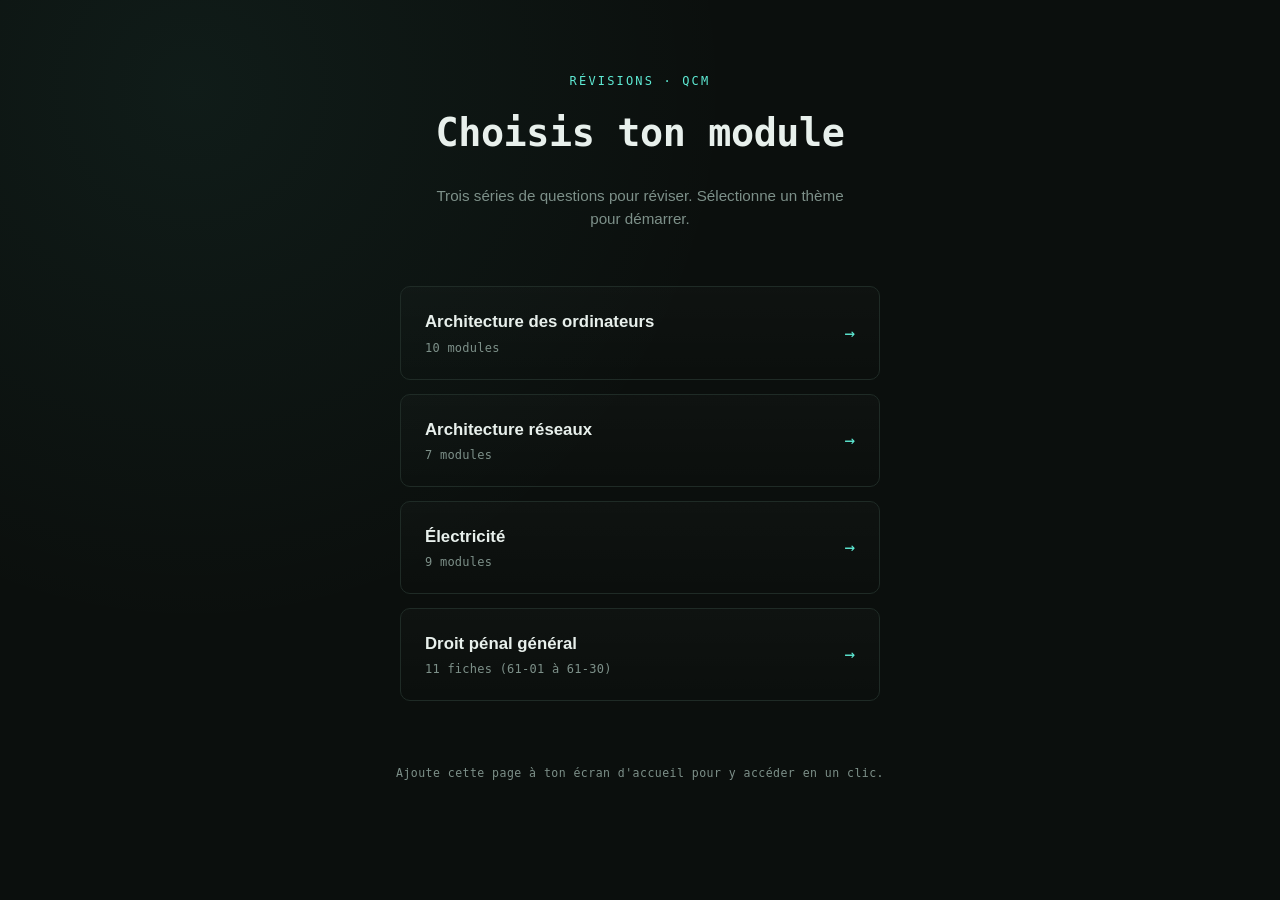
<file: index.html>
<!DOCTYPE html>
<html lang="fr">
<head>
<meta charset="UTF-8">
<meta name="viewport" content="width=device-width, initial-scale=1.0">
<title>Révisions QCM</title>
<link rel="stylesheet" href="style.css">
</head>
<body class="landing">

  <div class="eyebrow">Révisions · QCM</div>
  <h1>Choisis ton module</h1>
  <p class="sub">Trois séries de questions pour réviser. Sélectionne un thème pour démarrer.</p>

  <div class="stack">
    <a class="nav-card" href="architecture.html">
      <div class="card-left">
        <span class="card-title">Architecture des ordinateurs</span>
        <span class="card-meta">10 modules</span>
      </div>
      <span class="arrow">→</span>
    </a>

    <a class="nav-card" href="reseaux.html">
      <div class="card-left">
        <span class="card-title">Architecture réseaux</span>
        <span class="card-meta">7 modules</span>
      </div>
      <span class="arrow">→</span>
    </a>

    <a class="nav-card" href="electricite.html">
      <div class="card-left">
        <span class="card-title">Électricité</span>
        <span class="card-meta">9 modules</span>
      </div>
      <span class="arrow">→</span>
    </a>
   
    <a class="nav-card" href="droit-penal-general.html">
      <div class="card-left">
        <span class="card-title">Droit pénal général</span>
        <span class="card-meta">11 fiches (61-01 à 61-30)</span>
      </div>
      <span class="arrow">→</span>
    </a>
  </div>

  <footer>Ajoute cette page à ton écran d'accueil pour y accéder en un clic.</footer>

</body>
</html>
</file>
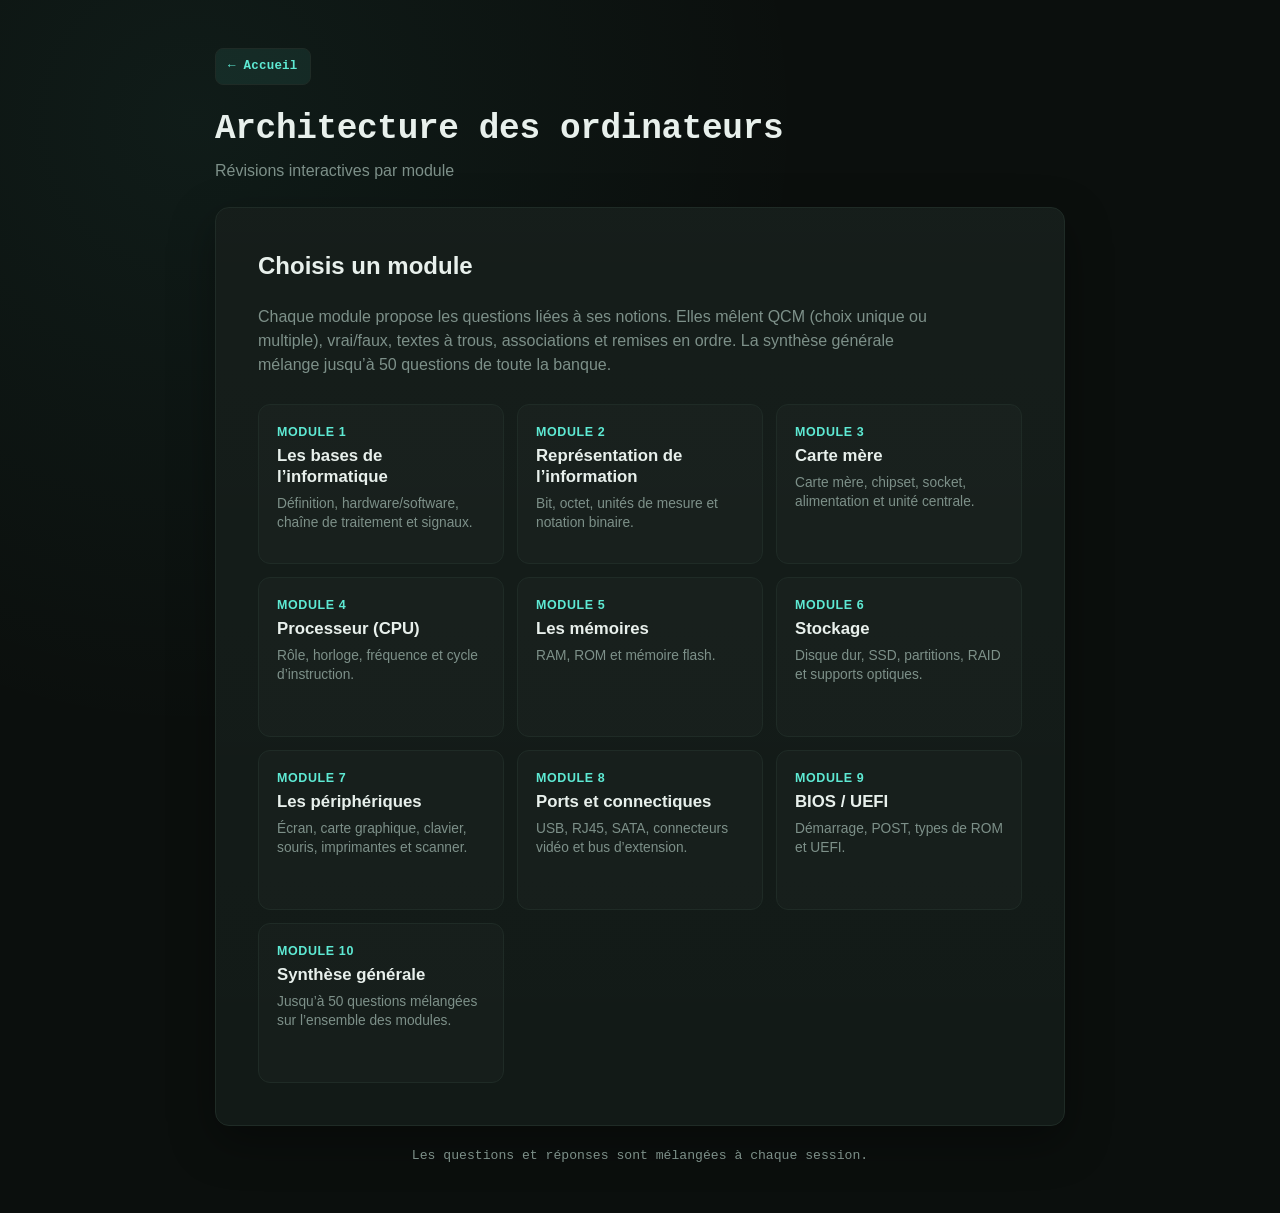
<file: architecture.html>
<!doctype html>
<html lang="fr">
<head>
  <meta charset="utf-8">
  <meta name="viewport" content="width=device-width, initial-scale=1">
  <title>QCM - Architecture des ordinateurs</title>
  <link rel="stylesheet" href="style.css">
</head>
<body>
  <main>
    <header><a class="home-link" href="index.html">&larr; Accueil</a><h1>Architecture des ordinateurs</h1><p class="subtitle">Révisions interactives par module</p></header>
    <section class="card" id="home"><h2>Choisis un module</h2><p class="home-intro">Chaque module propose les questions liées à ses notions. Elles mêlent QCM (choix unique ou multiple), vrai/faux, textes à trous, associations et remises en ordre. La synthèse générale mélange jusqu’à 50 questions de toute la banque.</p><div class="module-grid" id="moduleGrid"></div></section>
    <section class="card" id="quiz" aria-live="polite">
      <div class="quiz-nav"><button class="back" id="backToHome">← Retour aux modules</button><span class="module-label" id="moduleLabel"></span></div>
      <div class="meta"><span id="count"></span><span>Progression du module</span></div>
      <div class="bar"><span id="bar"></span></div>
      <p class="tag" id="theme"></p><h2 id="question"></h2><div class="answers" id="answers"></div>
      <div class="feedback" id="feedback"></div><div class="actions"><button class="verify" id="verify">Vérifier</button><button class="next" id="next">Question suivante</button></div>
    </section>
    <section class="card result" id="result"><h2 id="resultTitle">Résultat du module</h2><div class="score" id="finalScore"></div><p id="finalText"></p><h3 class="review-title">Révision ciblée</h3><p id="reviewIntro"></p><div class="review-list" id="reviewList"></div><button class="restart" id="restart">Nouvelle session du même module</button><button class="home-button" id="homeButton">Retour aux modules</button></section>
    <footer>Les questions et réponses sont mélangées à chaque session.</footer>
  </main>
  <script>
  const Q = [
  {
    "theme": "Fondamentaux",
    "type": "single",
    "text": "Le terme « informatique » résulte de la contraction de…",
    "options": [
      "information et automatique",
      "internet et mathématique",
      "instruction et mémoire",
      "image et technique"
    ],
    "answer": "information et automatique",
    "explanation": "Le cours définit l’informatique comme le traitement automatique de l’information."
  },
  {
    "theme": "Fondamentaux",
    "type": "single",
    "text": "Quelle unité recueille l’information dans un système de traitement, selon le cours ?",
    "options": [
      "L’unité d’entrée (input)",
      "L’unité de sortie (output)",
      "L’unité de stockage (storage)",
      "L’unité de traitement (processing)"
    ],
    "answer": "L’unité d’entrée (input)",
    "explanation": "L’unité d’entrée recueille l’information ; l’unité de stockage la conserve, l’unité de traitement la transforme et l’unité de sortie présente le résultat."
  },
  {
    "theme": "Fondamentaux",
    "type": "multiple",
    "text": "Quelles sont les quatre unités caractérisant un système de traitement de l’information selon le cours ? (plusieurs réponses)",
    "options": [
      "L’unité d’entrée",
      "L’unité de stockage",
      "L’unité de traitement",
      "L’unité de sortie",
      "L’unité graphique"
    ],
    "answers": [
      "L’unité d’entrée",
      "L’unité de stockage",
      "L’unité de traitement",
      "L’unité de sortie"
    ],
    "explanation": "Un système de traitement de l’information se caractérise par un minimum de quatre unités : entrée, stockage, traitement et sortie."
  },
  {
    "theme": "Signaux",
    "type": "single",
    "text": "Le software désigne…",
    "options": [
      "la partie logicielle de l’ordinateur",
      "la partie matérielle de l’ordinateur",
      "le boîtier de l’ordinateur",
      "les connecteurs externes"
    ],
    "answer": "la partie logicielle de l’ordinateur",
    "explanation": "L’informatique se divise en deux parties : le hardware (matériel) et le software (logiciel)."
  },
  {
    "theme": "Signaux",
    "type": "single",
    "text": "Vrai ou faux : un signal analogique varie de façon continue.",
    "options": [
      "Vrai",
      "Faux"
    ],
    "answer": "Vrai",
    "explanation": "Les grandeurs analogiques (température, pression, tension…) varient de façon continue."
  },
  {
    "theme": "Signaux",
    "type": "single",
    "text": "Vrai ou faux : un signal numérique est plus difficile à reproduire qu’un signal analogique.",
    "options": [
      "Vrai",
      "Faux"
    ],
    "answer": "Faux",
    "explanation": "Un signal numérique, composé de valeurs discrètes, est beaucoup plus facile à reproduire qu’un signal analogique."
  },
  {
    "theme": "Fondamentaux",
    "type": "blank",
    "text": "L’informatique se divise en deux parties principales : le matériel, appelé ___, et le logiciel, appelé software.",
    "accept": [
      "hardware"
    ],
    "explanation": "Le hardware est la partie matérielle de l’ordinateur, par opposition au software, la partie logicielle."
  },
  {
    "theme": "Signaux",
    "type": "blank",
    "text": "Plus le taux d’___ est important, meilleure est la qualité du signal numérique obtenu.",
    "accept": [
      "échantillonnage"
    ],
    "explanation": "L’échantillonnage réduit un signal complexe en une suite de 1 et de 0 tout en conservant au maximum les nuances du signal analogique."
  },
  {
    "theme": "Fondamentaux",
    "type": "match",
    "text": "Associe chaque unité du système de traitement à son rôle.",
    "pairs": [
      [
        "Unité d’entrée",
        "Recueille l’information"
      ],
      [
        "Unité de stockage",
        "Conserve tout ou partie de l’information"
      ],
      [
        "Unité de traitement",
        "Transforme l’état de l’information"
      ],
      [
        "Unité de sortie",
        "Présente le résultat de la modification"
      ]
    ],
    "explanation": "Le cours définit ces quatre unités constitutives d’un système de traitement de l’information."
  },
  {
    "theme": "Fondamentaux",
    "type": "order",
    "text": "Remets dans l’ordre logique le parcours habituel de l’information dans un système de traitement.",
    "items": [
      "Unité d’entrée",
      "Unité de traitement",
      "Unité de sortie"
    ],
    "explanation": "L’information est recueillie par l’unité d’entrée, transformée par l’unité de traitement, puis présentée par l’unité de sortie."
  },
  {
    "theme": "Fondamentaux",
    "type": "single",
    "text": "Vrai ou faux : le traitement automatique de données concerne uniquement la destruction de données.",
    "options": [
      "Vrai",
      "Faux"
    ],
    "answer": "Faux",
    "explanation": "Le traitement automatique de données couvre la collecte, l’enregistrement, l’élaboration, la modification, la conservation, la destruction et l’édition de données."
  },
  {
    "theme": "Binaire",
    "type": "single",
    "text": "Le mot « bit » est la contraction de…",
    "options": [
      "binary digit",
      "basic information transfer",
      "byte integer transfer",
      "binary data"
    ],
    "answer": "binary digit",
    "explanation": "Bit est la contraction de binary digit, « chiffre binaire »."
  },
  {
    "theme": "Binaire",
    "type": "single",
    "text": "Combien de valeurs différentes un octet (8 bits) peut-il représenter ?",
    "options": [
      "256",
      "8",
      "128",
      "512"
    ],
    "answer": "256",
    "explanation": "Un octet est composé de 8 bits, soit 256 possibilités de valeurs différentes, de 0 à 255."
  },
  {
    "theme": "Binaire",
    "type": "multiple",
    "text": "Que peut valoir un bit ? (plusieurs réponses)",
    "options": [
      "0",
      "1",
      "2",
      "10"
    ],
    "answers": [
      "0",
      "1"
    ],
    "explanation": "Un bit (binary digit) ne peut prendre que deux valeurs : 0 ou 1."
  },
  {
    "theme": "Binaire",
    "type": "single",
    "text": "Vrai ou faux : depuis 1998, 1 kilooctet (Ko) vaut 1000 octets selon la notation définie par l’IEC.",
    "options": [
      "Vrai",
      "Faux"
    ],
    "answer": "Vrai",
    "explanation": "À partir de 1998, l’IEC a défini 1 kilooctet (Ko) comme égal à 1000 octets."
  },
  {
    "theme": "Binaire",
    "type": "single",
    "text": "Vrai ou faux : 1024 octets correspondent, depuis 1998, à un kilooctet (Ko).",
    "options": [
      "Vrai",
      "Faux"
    ],
    "answer": "Faux",
    "explanation": "Depuis 1998, 1024 octets correspondent à un kibioctet (Kio), et non plus à un kilooctet (Ko), qui vaut désormais 1000 octets."
  },
  {
    "theme": "Binaire",
    "type": "blank",
    "text": "En combinant deux bits, on obtient ___ états possibles.",
    "accept": [
      "4",
      "quatre"
    ],
    "explanation": "Deux bits associés donnent quatre états possibles (2²)."
  },
  {
    "theme": "Binaire",
    "type": "blank",
    "text": "L’IEC, organisme à l’origine de la nouvelle notation des unités depuis 1998, signifie International ___ Commission.",
    "accept": [
      "Electrotechnical"
    ],
    "explanation": "IEC signifie International Electrotechnical Commission, un organisme de normalisation."
  },
  {
    "theme": "Binaire",
    "type": "match",
    "text": "Associe chaque unité de mesure informatique à sa valeur.",
    "pairs": [
      [
        "1 octet",
        "8 bits"
      ],
      [
        "1 kilooctet (depuis 1998)",
        "1000 octets"
      ],
      [
        "1 kibioctet (Kio)",
        "1024 octets"
      ],
      [
        "1 mébioctet (Mio)",
        "1 048 576 octets"
      ]
    ],
    "explanation": "Le cours détaille ces correspondances entre unités informatiques."
  },
  {
    "theme": "Binaire",
    "type": "order",
    "text": "Remets dans l’ordre croissant ces unités de mesure informatique.",
    "items": [
      "Bit",
      "Octet",
      "Kilooctet",
      "Mébioctet"
    ],
    "explanation": "Un octet vaut 8 bits, un kilooctet environ 1000 octets, et un mébioctet environ un million d’octets."
  },
  {
    "theme": "Binaire",
    "type": "single",
    "text": "Le plus grand nombre représentable sur un octet est…",
    "options": [
      "255",
      "256",
      "128",
      "511"
    ],
    "answer": "255",
    "explanation": "Le plus grand nombre est représenté par huit « un » (11111111), soit 255 ; le plus petit est 0 (00000000)."
  },
  {
    "theme": "Socket",
    "type": "single",
    "text": "Quel est le rôle du socket sur une carte mère ?",
    "options": [
      "Établir le contact entre la carte mère et le processeur",
      "Stocker les données de démarrage",
      "Convertir la tension du secteur",
      "Gérer les flux de données entre la RAM et le disque dur"
    ],
    "answer": "Établir le contact entre la carte mère et le processeur",
    "explanation": "Le socket est le connecteur entre le processeur et la carte mère, et joue un rôle de transmetteur avec le chipset."
  },
  {
    "theme": "Alimentation",
    "type": "single",
    "text": "La norme d’alimentation devenue le standard pour les cartes mères ATX et micro-ATX est…",
    "options": [
      "ATX",
      "BTX",
      "NLX",
      "TFX"
    ],
    "answer": "ATX",
    "explanation": "La norme ATX est devenue le standard d’alimentation des cartes mères ATX et micro-ATX, majoritaires dans le monde."
  },
  {
    "theme": "Carte mère",
    "type": "multiple",
    "text": "Que rassemble la carte mère selon le cours ? (plusieurs réponses)",
    "options": [
      "Des connecteurs",
      "Des composants comme le chipset",
      "Un logiciel appelé BIOS",
      "Des bus de communication interne",
      "Un disque dur intégré en permanence"
    ],
    "answers": [
      "Des connecteurs",
      "Des composants comme le chipset",
      "Un logiciel appelé BIOS",
      "Des bus de communication interne"
    ],
    "explanation": "La carte mère rassemble des connecteurs, des composants (dont le chipset), un logiciel (le BIOS) et des bus de communication."
  },
  {
    "theme": "Chipset",
    "type": "single",
    "text": "Vrai ou faux : le chipset se compose généralement de deux puces, le northbridge et le southbridge.",
    "options": [
      "Vrai",
      "Faux"
    ],
    "answer": "Vrai",
    "explanation": "Le chipset est souvent décomposé en deux puces : le northbridge et le southbridge."
  },
  {
    "theme": "Alimentation",
    "type": "single",
    "text": "Vrai ou faux : le format BTX, développé par Intel et Sony, a fini par remplacer durablement l’ATX.",
    "options": [
      "Vrai",
      "Faux"
    ],
    "answer": "Faux",
    "explanation": "Le BTX visait une ventilation optimale du processeur, mais des défauts importants ont freiné son expansion et il a été abandonné en 2007."
  },
  {
    "theme": "Chipset",
    "type": "blank",
    "text": "Le ___ gère les communications rapides entre le microprocesseur, la RAM et les ports AGP ou PCI Express.",
    "accept": [
      "northbridge"
    ],
    "explanation": "Le northbridge gère les communications très rapides entre le microprocesseur, la RAM et les ports AGP ou PCI Express."
  },
  {
    "theme": "Alimentation",
    "type": "blank",
    "text": "L’alimentation d’un PC convertit la tension du secteur en tensions continues ___ (Très Basse Tension).",
    "accept": [
      "TBT"
    ],
    "explanation": "Le bloc d’alimentation convertit la tension électrique du secteur en différentes tensions continues TBT."
  },
  {
    "theme": "Carte mère",
    "type": "match",
    "text": "Associe chaque composant de la carte mère à sa fonction.",
    "pairs": [
      [
        "Chipset",
        "Gère le transfert de données entre les différents composants"
      ],
      [
        "Horloge système",
        "Cadence la vitesse d’exécution des instructions"
      ],
      [
        "BIOS",
        "Démarre l’ordinateur avant de passer la main au système d’exploitation"
      ],
      [
        "Bus",
        "Canal de communication interne entre composants"
      ]
    ],
    "explanation": "Le cours décrit ces composants et bus présents sur la carte mère."
  },
  {
    "theme": "Unité centrale",
    "type": "order",
    "text": "Remets dans l’ordre croissant de taille ces formats de boîtiers cités par le cours.",
    "items": [
      "Barebone mini-PC",
      "Mini tour",
      "Moyenne tour",
      "Grande tour"
    ],
    "explanation": "Le barebone est le plus compact, suivi de la mini tour, de la moyenne tour puis de la grande tour, la plus volumineuse."
  },
  {
    "theme": "Unité centrale",
    "type": "single",
    "text": "Selon le cours, les différentes plateformes (PC x86/x64, Mac, stations Alpha…) se différencient principalement par…",
    "options": [
      "leur processeur et leur système d’exploitation",
      "leur couleur et leur format",
      "leur prix uniquement",
      "leur nombre de ports USB"
    ],
    "answer": "leur processeur et leur système d’exploitation",
    "explanation": "Ces différentes plateformes se différencient principalement par leur processeur et leur système d’exploitation."
  },
  {
    "theme": "Processeur",
    "type": "single",
    "text": "En quelle année Intel a-t-il commercialisé le premier microprocesseur, selon le cours ?",
    "options": [
      "1971",
      "1981",
      "1965",
      "1995"
    ],
    "answer": "1971",
    "explanation": "Intel a commercialisé le premier microprocesseur en 1971."
  },
  {
    "theme": "Processeur",
    "type": "single",
    "text": "Le processeur communique avec le reste de l’ordinateur…",
    "options": [
      "exclusivement en langage binaire",
      "en langage décimal",
      "uniquement via le BIOS",
      "en langage hexadécimal exclusivement"
    ],
    "answer": "exclusivement en langage binaire",
    "explanation": "Le processeur traite les informations et communique avec le reste de l’ordinateur en langage binaire exclusivement."
  },
  {
    "theme": "Processeur",
    "type": "multiple",
    "text": "Que fait le processeur à chaque impulsion d’horloge, selon le cours ? (plusieurs réponses)",
    "options": [
      "Il lit l’instruction stockée dans le registre d’instruction",
      "Il exécute l’instruction",
      "Il reformate le disque dur",
      "Il régénère automatiquement le BIOS"
    ],
    "answers": [
      "Il lit l’instruction stockée dans le registre d’instruction",
      "Il exécute l’instruction"
    ],
    "explanation": "À chaque impulsion d’horloge, le processeur lit l’instruction stockée dans le registre d’instruction et l’exécute."
  },
  {
    "theme": "Processeur",
    "type": "single",
    "text": "Vrai ou faux : dans une même gamme, un processeur cadencé plus rapidement est plus efficace.",
    "options": [
      "Vrai",
      "Faux"
    ],
    "answer": "Vrai",
    "explanation": "Dans une même gamme, à architecture comparable, un processeur cadencé plus rapidement traite les instructions plus rapidement."
  },
  {
    "theme": "Processeur",
    "type": "single",
    "text": "Vrai ou faux : CPU signifie Central Processing Unit.",
    "options": [
      "Vrai",
      "Faux"
    ],
    "answer": "Vrai",
    "explanation": "Un processeur (microprocesseur) est aussi appelé CPU, pour Central Processing Unit."
  },
  {
    "theme": "Processeur",
    "type": "blank",
    "text": "Le processeur est rythmé par une horloge à quartz, dont la fréquence s’exprime en ___.",
    "accept": [
      "GHz",
      "gigahertz"
    ],
    "explanation": "Le processeur est rythmé par une horloge (quartz) dont la fréquence de référence est exprimée en GHz."
  },
  {
    "theme": "Processeur",
    "type": "blank",
    "text": "Le triangle doré situé en bas à gauche du processeur est un ___ permettant de l’insérer sans casser les pattes.",
    "accept": [
      "détrompeur"
    ],
    "explanation": "Le triangle doré est un détrompeur qui permet d’insérer correctement le processeur."
  },
  {
    "theme": "Processeur",
    "type": "match",
    "text": "Associe chaque terme lié au processeur à sa définition.",
    "pairs": [
      [
        "Microprocesseur",
        "Élément principal qui traite et fait circuler les données"
      ],
      [
        "Registre d’instruction",
        "Petite mémoire cache très rapide située dans le processeur lui-même"
      ],
      [
        "Fréquence",
        "Vitesse de référence donnée par l’horloge du processeur, en GHz"
      ]
    ],
    "explanation": "Le cours définit ces trois notions liées au fonctionnement du processeur."
  },
  {
    "theme": "Processeur",
    "type": "order",
    "text": "Remets dans l’ordre les étapes réalisées par le processeur à chaque impulsion d’horloge, selon le cours.",
    "items": [
      "Lecture de l’instruction dans le registre d’instruction",
      "Exécution de l’instruction"
    ],
    "explanation": "À chaque impulsion d’horloge, le processeur lit d’abord l’instruction stockée dans le registre d’instruction, puis l’exécute."
  },
  {
    "theme": "Processeur",
    "type": "single",
    "text": "Le processeur est aussi désigné par l’acronyme…",
    "options": [
      "CPU",
      "GPU",
      "BIOS",
      "RAM"
    ],
    "answer": "CPU",
    "explanation": "Un processeur, dit microprocesseur, est désigné par l’acronyme CPU (Central Processing Unit)."
  },
  {
    "theme": "Mémoire",
    "type": "single",
    "text": "Quelle est la différence fondamentale entre la ROM et la RAM, selon le cours ?",
    "options": [
      "La ROM ne perd pas ses données, la RAM les perd hors tension",
      "La ROM est plus rapide que la RAM",
      "La RAM ne perd jamais ses données",
      "La ROM sert uniquement au stockage de masse"
    ],
    "answer": "La ROM ne perd pas ses données, la RAM les perd hors tension",
    "explanation": "La mémoire morte (ROM) ne perd pas ses données, tandis que la mémoire vive (RAM) perd ses données lorsqu’on coupe le courant."
  },
  {
    "theme": "Mémoire",
    "type": "single",
    "text": "Quel format de barrette RAM est utilisé sur les ordinateurs portables, selon le cours ?",
    "options": [
      "SO-DIMM",
      "DIMM",
      "SIMM",
      "PCIe"
    ],
    "answer": "SO-DIMM",
    "explanation": "Les barrettes actuelles sont au format DIMM pour les PC fixes et SO-DIMM pour les portables."
  },
  {
    "theme": "Mémoire",
    "type": "multiple",
    "text": "Quels usages nécessitent, selon le cours, environ 32 Go de RAM ? (plusieurs réponses)",
    "options": [
      "Le gaming sans compromis sur la fluidité",
      "La virtualisation",
      "La CAO/DAO avec des images en RAW",
      "La bureautique simple",
      "La navigation web basique"
    ],
    "answers": [
      "Le gaming sans compromis sur la fluidité",
      "La virtualisation",
      "La CAO/DAO avec des images en RAW"
    ],
    "explanation": "4 Go suffisent pour la bureautique simple ; 32 Go concernent des usages particuliers comme le gaming intensif, la virtualisation et la CAO/DAO."
  },
  {
    "theme": "Flash",
    "type": "single",
    "text": "Vrai ou faux : la mémoire flash conserve ses données même lorsque l’alimentation électrique est coupée.",
    "options": [
      "Vrai",
      "Faux"
    ],
    "answer": "Vrai",
    "explanation": "La mémoire flash possède les caractéristiques d’une mémoire vive, mais ses données ne disparaissent pas lors d’une mise hors tension."
  },
  {
    "theme": "Flash",
    "type": "single",
    "text": "Vrai ou faux : les mémoires flash de type NAND sont plus lentes et ont une durée de vie plus faible que les mémoires de type NOR.",
    "options": [
      "Vrai",
      "Faux"
    ],
    "answer": "Faux",
    "explanation": "Les mémoires NAND ne disposent pas d’accès séquentiel, mais se montrent plus rapides et offrent une meilleure durée de vie que les NOR."
  },
  {
    "theme": "Mémoire",
    "type": "blank",
    "text": "La mémoire vive est aussi appelée ___ (Random Access Memory).",
    "accept": [
      "RAM"
    ],
    "explanation": "La mémoire vive est également appelée mémoire centrale ou RAM (Random Access Memory)."
  },
  {
    "theme": "Mémoire",
    "type": "blank",
    "text": "4 Go de RAM suffisent, selon le cours, pour un usage ___ sur une version récente de Windows.",
    "accept": [
      "bureautique"
    ],
    "explanation": "Le cours indique que 4 Go de RAM suffisent pour un usage bureautique."
  },
  {
    "theme": "Mémoire",
    "type": "match",
    "text": "Associe chaque type de mémoire à sa caractéristique.",
    "pairs": [
      [
        "ROM",
        "Mémoire morte, ne perd pas ses données"
      ],
      [
        "RAM",
        "Mémoire vive, perd ses données hors tension"
      ],
      [
        "Mémoire flash",
        "Conserve ses données hors tension, sans pièces mécaniques"
      ]
    ],
    "explanation": "Le cours distingue ces trois types de mémoire par leurs caractéristiques principales."
  },
  {
    "theme": "Mémoire",
    "type": "order",
    "text": "Remets dans l’ordre croissant de quantité de RAM ces usages cités par le cours.",
    "items": [
      "Usage bureautique (4 Go)",
      "Utilisation de plusieurs applications (8 Go)",
      "Gaming et traitement d’image (16 Go)",
      "Virtualisation et CAO/DAO (32 Go)"
    ],
    "explanation": "Le cours associe ces quantités croissantes de RAM à des usages de plus en plus exigeants."
  },
  {
    "theme": "Flash",
    "type": "single",
    "text": "Les cartes SD, créées en janvier 2000, appartiennent à quelle famille de mémoire flash ?",
    "options": [
      "NAND",
      "NOR",
      "DDR",
      "SATA"
    ],
    "answer": "NAND",
    "explanation": "Les cartes Memory Stick, MMC et Secure Digital (SD) sont issues de la génération de mémoire flash NAND."
  },
  {
    "theme": "Disque dur",
    "type": "single",
    "text": "Qui a inventé le disque dur dans les années 1950, selon le cours ?",
    "options": [
      "IBM",
      "Intel",
      "Sony",
      "Seagate"
    ],
    "answer": "IBM",
    "explanation": "Le disque dur a été inventé dans les années 50 par IBM, pour pallier la faible efficacité volumétrique des tambours magnétiques."
  },
  {
    "theme": "Disque dur",
    "type": "single",
    "text": "Comment appelle-t-on l’ensemble des pistes situées à la même distance de l’axe de rotation sur plusieurs plateaux ?",
    "options": [
      "Le cylindre",
      "Le secteur",
      "La piste",
      "Le cluster"
    ],
    "answer": "Le cylindre",
    "explanation": "Les pistes situées à une même distance de l’axe de rotation forment un cylindre."
  },
  {
    "theme": "Disque dur",
    "type": "single",
    "text": "Quel système d’adressage a remplacé le CHS (Cylinder, Head, Sector) sur les disques modernes ?",
    "options": [
      "Le LBA (Logical Block Addressing)",
      "Le MBR",
      "Le RAID",
      "Le GPT uniquement"
    ],
    "answer": "Le LBA (Logical Block Addressing)",
    "explanation": "L’adressage LBA attribue un numéro unique à chaque secteur et a remplacé l’ancien adressage CHS."
  },
  {
    "theme": "SSD",
    "type": "multiple",
    "text": "Quels avantages le SSD présente-t-il par rapport au disque dur (HDD), selon le cours ? (plusieurs réponses)",
    "options": [
      "Un temps d’accès et de transfert plus rapides",
      "Une consommation électrique réduite",
      "Un poids allégé",
      "Une capacité de stockage toujours supérieure",
      "Un coût systématiquement inférieur"
    ],
    "answers": [
      "Un temps d’accès et de transfert plus rapides",
      "Une consommation électrique réduite",
      "Un poids allégé"
    ],
    "explanation": "Les avantages du SSD cités par le cours sont un temps d’accès et de transfert plus rapides, une consommation réduite et un poids allégé."
  },
  {
    "theme": "RAID",
    "type": "multiple",
    "text": "Quelles affirmations sur le RAID 1 sont exactes selon le cours ? (plusieurs réponses)",
    "options": [
      "Il duplique le contenu d’un disque sur l’autre",
      "Il n’y a pas de perte de données si un disque tombe en panne",
      "Il permet un gain de performances important",
      "La capacité utile correspond à celle d’un seul disque",
      "Il nécessite au minimum trois disques"
    ],
    "answers": [
      "Il duplique le contenu d’un disque sur l’autre",
      "Il n’y a pas de perte de données si un disque tombe en panne",
      "La capacité utile correspond à celle d’un seul disque"
    ],
    "explanation": "Le RAID 1 duplique les données en temps réel, sans gain de performance, avec une capacité utile équivalente à un seul disque."
  },
  {
    "theme": "Partitions",
    "type": "single",
    "text": "Vrai ou faux : le MBR (Master Boot Record) est limité à quatre partitions principales.",
    "options": [
      "Vrai",
      "Faux"
    ],
    "answer": "Vrai",
    "explanation": "La table des partitions du MBR contient quatre descripteurs au maximum, pour quatre partitions principales."
  },
  {
    "theme": "Partitions",
    "type": "single",
    "text": "Vrai ou faux : le système de partitionnement GPT est limité à quatre partitions, comme le MBR.",
    "options": [
      "Vrai",
      "Faux"
    ],
    "answer": "Faux",
    "explanation": "Avec GPT, on peut gérer jusqu’à 128 partitions, contre 4 partitions principales maximum pour le MBR."
  },
  {
    "theme": "Bandes",
    "type": "single",
    "text": "Vrai ou faux : les bandes magnétiques offrent un accès aux données plus rapide qu’un disque dur.",
    "options": [
      "Vrai",
      "Faux"
    ],
    "answer": "Faux",
    "explanation": "Les bandes magnétiques ont un faible coût par téraoctet et une bonne conservation, mais l’accès aux fichiers y est plus lent."
  },
  {
    "theme": "RAID",
    "type": "blank",
    "text": "Le mode RAID ___ nécessite au minimum trois disques durs et utilise un bloc de parité pour tolérer la panne d’un disque.",
    "accept": [
      "5"
    ],
    "explanation": "Le RAID 5 nécessite au moins trois disques et écrit un bloc de contrôle de parité permettant de reconstituer les données en cas de panne."
  },
  {
    "theme": "Disque dur",
    "type": "blank",
    "text": "La plus petite quantité d’informations que peut gérer un disque dur en lecture ou en écriture s’appelle un ___ (ou bloc).",
    "accept": [
      "secteur"
    ],
    "explanation": "La piste est divisée en secteurs, aussi appelés blocs, qui contiennent les données."
  },
  {
    "theme": "Optique",
    "type": "match",
    "text": "Associe chaque support optique à sa capacité principale citée par le cours.",
    "pairs": [
      [
        "CD-Rom",
        "650 Mo"
      ],
      [
        "DVD simple couche",
        "4,7 Go"
      ],
      [
        "Blu-ray simple couche",
        "25 Go"
      ],
      [
        "Blu-ray double couche",
        "50 Go"
      ]
    ],
    "explanation": "Le cours cite ces capacités pour chaque support optique."
  },
  {
    "theme": "RAID",
    "type": "match",
    "text": "Associe chaque mode RAID à sa caractéristique.",
    "pairs": [
      [
        "RAID 0",
        "Gain de performance par répartition des données, sans redondance"
      ],
      [
        "RAID 1",
        "Duplication des données, tolérance de panne, sans gain de performance"
      ],
      [
        "RAID 5",
        "Parité répartie sur au moins trois disques, bon compromis performance/fiabilité"
      ]
    ],
    "explanation": "Le cours décrit ces trois modes RAID courants."
  },
  {
    "theme": "Optique",
    "type": "order",
    "text": "Remets dans l’ordre chronologique d’apparition ces supports de stockage optiques.",
    "items": [
      "CD-Rom (1982)",
      "DVD",
      "Blu-ray"
    ],
    "explanation": "Le CD-Rom a été lancé en 1982, suivi du DVD puis du Blu-ray, permettant d’augmenter progressivement les capacités de stockage."
  },
  {
    "theme": "Stockage",
    "type": "single",
    "text": "Quelle interface de disque dur est aujourd’hui la norme des PC standards, selon le cours ?",
    "options": [
      "Le SATA",
      "L’IDE/PATA",
      "Le SCSI uniquement",
      "Le Firewire"
    ],
    "answer": "Le SATA",
    "explanation": "Le SATA est l’interface que l’on rencontre le plus, norme actuelle des PC standards."
  },
  {
    "theme": "Écran",
    "type": "single",
    "text": "Quelle technologie d’écran utilise des diodes électroluminescentes pour le rétroéclairage ?",
    "options": [
      "L’écran LED",
      "L’écran LCD",
      "L’écran CRT",
      "L’écran plasma"
    ],
    "answer": "L’écran LED",
    "explanation": "Les écrans LED utilisent des diodes électroluminescentes pour le rétroéclairage, offrant une meilleure qualité visuelle que le LCD."
  },
  {
    "theme": "Écran",
    "type": "single",
    "text": "La définition d’un écran correspond, selon le cours, à…",
    "options": [
      "au nombre de points (pixels) que l’écran peut afficher",
      "à la diagonale de l’écran exprimée en pouces",
      "au nombre de pixels par pouce",
      "à la fréquence de rafraîchissement en Hz"
    ],
    "answer": "au nombre de points (pixels) que l’écran peut afficher",
    "explanation": "La définition est le nombre de points (pixels) que l’écran peut afficher ; la résolution, elle, désigne le nombre de pixels par pouce."
  },
  {
    "theme": "Carte graphique",
    "type": "multiple",
    "text": "Quels composants entrent dans la composition d’une carte graphique selon le cours ? (plusieurs réponses)",
    "options": [
      "Un processeur graphique (GPU)",
      "La mémoire vidéo",
      "Le RAMDAC",
      "Le BIOS vidéo",
      "Le northbridge de la carte mère"
    ],
    "answers": [
      "Un processeur graphique (GPU)",
      "La mémoire vidéo",
      "Le RAMDAC",
      "Le BIOS vidéo"
    ],
    "explanation": "Le cours cite le processeur graphique, la mémoire vidéo, le RAMDAC et le BIOS vidéo comme composants de la carte graphique."
  },
  {
    "theme": "Périphériques",
    "type": "single",
    "text": "Vrai ou faux : en France, la disposition de clavier la plus utilisée est l’AZERTY.",
    "options": [
      "Vrai",
      "Faux"
    ],
    "answer": "Vrai",
    "explanation": "En France, les claviers ont une disposition AZERTY ; l’autre disposition connue est le QWERTY."
  },
  {
    "theme": "Imprimantes",
    "type": "single",
    "text": "Vrai ou faux : les imprimantes laser utilisent une cartouche d’encre liquide expulsée par des buses.",
    "options": [
      "Vrai",
      "Faux"
    ],
    "answer": "Faux",
    "explanation": "C’est l’imprimante à jet d’encre qui expulse de l’encre liquide par des buses ; l’imprimante laser utilise un toner en poudre et un tambour photosensible."
  },
  {
    "theme": "Périphériques",
    "type": "blank",
    "text": "Le clavier actuel, dit AT étendu, possède ___ touches.",
    "accept": [
      "105"
    ],
    "explanation": "Le clavier AT étendu actuel possède 105 touches, notamment avec l’apparition des touches Windows."
  },
  {
    "theme": "Périphériques",
    "type": "blank",
    "text": "La souris ___ combine une boule mécanique avec des capteurs optiques internes.",
    "accept": [
      "opto-mécanique"
    ],
    "explanation": "La souris opto-mécanique combine une boule mécanique avec des capteurs optiques internes."
  },
  {
    "theme": "Imprimantes",
    "type": "match",
    "text": "Associe chaque technologie d’imprimante à son principe.",
    "pairs": [
      [
        "Jet d’encre",
        "De l’encre liquide est expulsée vers la feuille à travers des buses"
      ],
      [
        "Laser",
        "De la poudre de toner est fixée sur le papier grâce à un tambour et un four thermique"
      ],
      [
        "Thermique",
        "Une tête chauffe un film d’encrage sensible à la chaleur"
      ]
    ],
    "explanation": "Le cours décrit ces trois principales technologies d’impression."
  },
  {
    "theme": "Carte graphique",
    "type": "match",
    "text": "Associe chaque connecteur vidéo à sa caractéristique.",
    "pairs": [
      [
        "VGA",
        "Connecteur analogique à 15 broches"
      ],
      [
        "DVI",
        "Peut transmettre un signal analogique, numérique, ou les deux"
      ],
      [
        "HDMI",
        "Connecteur exclusivement numérique transportant image et son"
      ]
    ],
    "explanation": "Le cours détaille les caractéristiques de ces trois connecteurs vidéo."
  },
  {
    "theme": "Périphériques",
    "type": "order",
    "text": "Remets dans l’ordre chronologique d’apparition ces claviers cités par le cours.",
    "items": [
      "PC/XT (83 touches)",
      "PC/AT (84 touches)",
      "AT étendu (105 touches)"
    ],
    "explanation": "Le clavier PC/XT a précédé le PC/AT apparu en 1984, lui-même précédant l’actuel clavier AT étendu à 105 touches."
  },
  {
    "theme": "Scanner",
    "type": "single",
    "text": "Quel type de scanner est le plus courant, selon le cours ?",
    "options": [
      "Le scanner à plat",
      "Le scanner à main",
      "Le scanner par défilement",
      "Le scanner à tambour"
    ],
    "answer": "Le scanner à plat",
    "explanation": "Les scanners à plat, qui numérisent un document posé contre une vitre, sont le type de scanner le plus courant."
  },
  {
    "theme": "Périphériques",
    "type": "single",
    "text": "Dans une imprimante 3D à résine, le matériau durcit…",
    "options": [
      "lorsqu’il est exposé à la lumière UV",
      "lorsqu’il est chauffé puis refroidi",
      "lorsqu’il est mélangé à de l’encre",
      "lorsqu’il passe dans un four thermique"
    ],
    "answer": "lorsqu’il est exposé à la lumière UV",
    "explanation": "Les imprimantes à résine forment des pièces à partir de résine liquide qui durcit lorsqu’elle est exposée à la lumière UV."
  },
  {
    "theme": "Connectique",
    "type": "single",
    "text": "L’USB-C a été choisi par quelle instance comme norme principale pour uniformiser les connecteurs des appareils électroniques ?",
    "options": [
      "L’Union Européenne",
      "L’ISO",
      "L’IEEE",
      "L’ITU"
    ],
    "answer": "L’Union Européenne",
    "explanation": "L’USB-C a été choisi par l’Union Européenne comme norme principale pour tous les appareils électroniques."
  },
  {
    "theme": "Connectique",
    "type": "single",
    "text": "Quelle est la distance maximale entre deux hôtes pour un câble RJ45 de catégorie 5e, selon le cours ?",
    "options": [
      "100 mètres",
      "50 mètres",
      "10 mètres",
      "250 mètres"
    ],
    "answer": "100 mètres",
    "explanation": "La catégorie 5e permet un débit jusqu’à 1 Gibi/s sur une distance maximale de 100 mètres entre deux hôtes."
  },
  {
    "theme": "Connectique",
    "type": "multiple",
    "text": "Quels avantages le SATA apporte-t-il par rapport à l’IDE, selon le cours ? (plusieurs réponses)",
    "options": [
      "La suppression de la gestion Master/Slave",
      "Un périphérique par câble",
      "Le branchement à chaud (Hot-Plug)",
      "Un débit toujours inférieur à l’IDE",
      "Un câble plus large que le câble nappe classique"
    ],
    "answers": [
      "La suppression de la gestion Master/Slave",
      "Un périphérique par câble",
      "Le branchement à chaud (Hot-Plug)"
    ],
    "explanation": "Le SATA apporte la suppression de la gestion Master/Slave, un périphérique par câble, une vitesse de transfert accrue et le Hot-Plug, avec un câble plus fin que le câble nappe."
  },
  {
    "theme": "Extensions",
    "type": "single",
    "text": "Vrai ou faux : le port PCI Express a remplacé le port AGP, alors que le port PCI reste encore largement utilisé.",
    "options": [
      "Vrai",
      "Faux"
    ],
    "answer": "Vrai",
    "explanation": "Le port AGP a été remplacé par le PCI Express, contrairement au port PCI, encore largement utilisé."
  },
  {
    "theme": "Connectique",
    "type": "single",
    "text": "Vrai ou faux : le connecteur RJ11 sert à la connexion réseau Ethernet.",
    "options": [
      "Vrai",
      "Faux"
    ],
    "answer": "Faux",
    "explanation": "Le RJ11 est la prise téléphonique ; c’est le RJ45 qui sert de prise réseau Ethernet."
  },
  {
    "theme": "Extensions",
    "type": "blank",
    "text": "Le premier connecteur d’extension normalisé fut l’___, avant l’arrivée de l’EISA, du PCI, de l’AGP puis du PCI Express.",
    "accept": [
      "ISA"
    ],
    "explanation": "Historiquement, les premiers connecteurs étaient à la norme ISA, suivis par l’EISA, le PCI, l’AGP puis le PCI Express."
  },
  {
    "theme": "Connectique",
    "type": "blank",
    "text": "Le câble USB est composé de quatre fils : la masse (GND), l’alimentation VBUS, et deux fils de données appelés D- et ___.",
    "accept": [
      "D+"
    ],
    "explanation": "Le câble USB comporte quatre fils : GND, VBUS, D- et D+."
  },
  {
    "theme": "Connectique",
    "type": "match",
    "text": "Associe chaque connecteur à son usage principal.",
    "pairs": [
      [
        "RJ45",
        "Connexion au réseau local (Ethernet)"
      ],
      [
        "RJ11",
        "Connexion à une ligne téléphonique"
      ],
      [
        "SATA",
        "Connexion d’un disque dur ou d’un SSD interne"
      ],
      [
        "HDMI",
        "Transmission numérique de l’image et du son"
      ]
    ],
    "explanation": "Le cours associe chaque connecteur à son usage principal."
  },
  {
    "theme": "Extensions",
    "type": "order",
    "text": "Remets dans l’ordre chronologique d’apparition ces connecteurs d’extension cités par le cours.",
    "items": [
      "ISA",
      "EISA",
      "PCI",
      "AGP",
      "PCI Express"
    ],
    "explanation": "Le cours cite ces connecteurs d’extension dans cet ordre chronologique, jusqu’au PCI Express apparu en 2004."
  },
  {
    "theme": "Connectique",
    "type": "single",
    "text": "Quelle version de SATA offre, selon le cours, des débits théoriques d’environ 750 Mio/s (6 Gibi/s) ?",
    "options": [
      "Le SATA III (SATA 600)",
      "Le SATA I (SATA 150)",
      "Le SATA II (SATA 300)",
      "L’IDE"
    ],
    "answer": "Le SATA III (SATA 600)",
    "explanation": "Le standard actuel SATA III (SATA 600) permet d’obtenir des débits théoriques de 750 Mio/s (6 Gibi/s), soit 600 Mio/s utiles."
  },
  {
    "theme": "Extensions",
    "type": "single",
    "text": "Le bus PCI Express permet, contrairement au PCI classique…",
    "options": [
      "de brancher ou débrancher des composants à chaud",
      "de connecter uniquement des cartes graphiques",
      "d’alimenter la carte mère en 220V",
      "de remplacer le port USB"
    ],
    "answer": "de brancher ou débrancher des composants à chaud",
    "explanation": "Une caractéristique intéressante du bus PCI Express est la possibilité de brancher ou débrancher des composants à chaud."
  },
  {
    "theme": "BIOS/UEFI",
    "type": "single",
    "text": "Que signifie l’acronyme BIOS ?",
    "options": [
      "Basic Input Output System",
      "Binary Input Output Setup",
      "Base Integrated Operating System",
      "Boot Initial Operating Sequence"
    ],
    "answer": "Basic Input Output System",
    "explanation": "Le BIOS (Basic Input Output System) est un programme gérant un ensemble de matériels, parfois appelé firmware."
  },
  {
    "theme": "BIOS/UEFI",
    "type": "single",
    "text": "Le POST (Power-On Self Test) a pour objectif de…",
    "options": [
      "vérifier le bon fonctionnement du matériel au démarrage",
      "installer le système d’exploitation",
      "formater le disque dur",
      "mettre à jour le BIOS automatiquement"
    ],
    "answer": "vérifier le bon fonctionnement du matériel au démarrage",
    "explanation": "Lors de la mise sous tension, le BIOS effectue le POST afin de vérifier le bon fonctionnement du matériel."
  },
  {
    "theme": "BIOS/UEFI",
    "type": "multiple",
    "text": "Que vérifie le POST selon le cours ? (plusieurs réponses)",
    "options": [
      "L’initialisation du processeur et la stabilité de l’alimentation",
      "L’intégrité du code du BIOS",
      "La validité de la mémoire de base",
      "La présence d’une connexion internet",
      "Le contenu du disque dur en intégralité"
    ],
    "answers": [
      "L’initialisation du processeur et la stabilité de l’alimentation",
      "L’intégrité du code du BIOS",
      "La validité de la mémoire de base"
    ],
    "explanation": "Le POST vérifie notamment l’initialisation du processeur, l’intégrité du code du BIOS et la validité de la mémoire de base."
  },
  {
    "theme": "BIOS/UEFI",
    "type": "single",
    "text": "Vrai ou faux : une mémoire EPROM peut être effacée et reprogrammée grâce à des rayons ultraviolets.",
    "options": [
      "Vrai",
      "Faux"
    ],
    "answer": "Vrai",
    "explanation": "Les EPROM possèdent une fenêtre transparente permettant le passage de rayons ultraviolets nécessaires à l’effacement."
  },
  {
    "theme": "BIOS/UEFI",
    "type": "single",
    "text": "Vrai ou faux : une mémoire PROM peut être reprogrammée plusieurs fois par l’utilisateur.",
    "options": [
      "Vrai",
      "Faux"
    ],
    "answer": "Faux",
    "explanation": "La PROM est une mémoire programmable par l’utilisateur, mais une seule fois."
  },
  {
    "theme": "BIOS/UEFI",
    "type": "blank",
    "text": "Le processus de reprogrammation d’une EEPROM est appelé ___ le BIOS.",
    "accept": [
      "flasher"
    ],
    "explanation": "Reprogrammer une EEPROM est appelé « flasher le BIOS »."
  },
  {
    "theme": "BIOS/UEFI",
    "type": "blank",
    "text": "L’UEFI signifie Unified Extensible ___ Interface.",
    "accept": [
      "Firmware"
    ],
    "explanation": "UEFI signifie Unified Extensible Firmware Interface."
  },
  {
    "theme": "BIOS/UEFI",
    "type": "match",
    "text": "Associe chaque type de mémoire ROM à sa caractéristique.",
    "pairs": [
      [
        "ROM",
        "Version standard, données inscrites une fois pour toutes"
      ],
      [
        "PROM",
        "Programmable une seule fois par l’utilisateur, via des fusibles"
      ],
      [
        "EPROM",
        "Effaçable par rayons ultraviolets et reprogrammable"
      ],
      [
        "EEPROM",
        "Effaçable électriquement, sans démontage"
      ]
    ],
    "explanation": "Le cours distingue ces quatre types de mémoire morte."
  },
  {
    "theme": "BIOS/UEFI",
    "type": "match",
    "text": "Associe chaque phase du démarrage UEFI à sa description.",
    "pairs": [
      [
        "SEC Phase",
        "Phase d’initialisation où l’on vérifie le matériel"
      ],
      [
        "PEI Phase",
        "Prépare la plate-forme pour la phase DXE"
      ],
      [
        "DXE Phase",
        "Exécute les pilotes selon les ressources découvertes en phase PEI"
      ],
      [
        "BDS",
        "Localise l’OS Boot Manager et vérifie sa signature"
      ]
    ],
    "explanation": "Le cours détaille les phases principales du mécanisme de démarrage UEFI."
  },
  {
    "theme": "BIOS/UEFI",
    "type": "order",
    "text": "Remets dans l’ordre les phases du démarrage UEFI telles que décrites par le cours.",
    "items": [
      "SEC Phase",
      "PEI Phase",
      "DXE Phase",
      "BDS",
      "OS Boot et Load"
    ],
    "explanation": "Le cours décrit ces phases dans cet ordre pour le mécanisme de démarrage UEFI."
  },
  {
    "theme": "BIOS/UEFI",
    "type": "single",
    "text": "Par rapport au BIOS classique, l’UEFI…",
    "options": [
      "s’affranchit de la limite des disques à 2,2 To",
      "ne peut gérer qu’un seul système d’exploitation",
      "ne propose aucune interface graphique",
      "repose obligatoirement sur le secteur d’amorce du disque dur"
    ],
    "answer": "s’affranchit de la limite des disques à 2,2 To",
    "explanation": "Parmi les différences avec le BIOS, l’UEFI s’affranchit de la limite des disques à 2,2 To et propose une interface graphique haute résolution."
  },
  {
    "theme": "BIOS/UEFI",
    "type": "single",
    "text": "Avant 1990, le BIOS était exclusivement écrit dans…",
    "options": [
      "une ROM",
      "une RAM",
      "une EEPROM",
      "un disque dur"
    ],
    "answer": "une ROM",
    "explanation": "Avant 1990, le BIOS était exclusivement écrit dans une ROM ; depuis, une partie est stockée sur des mémoires EEPROM, permettant le flashage."
  }
  ];

  const MODULES = [
    { id: 'm1', number: 'Module 1', name: 'Les bases de l’informatique', description: 'Définition, hardware/software, chaîne de traitement et signaux.', themes: ['Fondamentaux', 'Signaux'] },
    { id: 'm2', number: 'Module 2', name: 'Représentation de l’information', description: 'Bit, octet, unités de mesure et notation binaire.', themes: ['Binaire'] },
    { id: 'm3', number: 'Module 3', name: 'Carte mère', description: 'Carte mère, chipset, socket, alimentation et unité centrale.', themes: ['Carte mère', 'Chipset', 'Socket', 'Alimentation', 'Unité centrale'] },
    { id: 'm4', number: 'Module 4', name: 'Processeur (CPU)', description: 'Rôle, horloge, fréquence et cycle d’instruction.', themes: ['Processeur'] },
    { id: 'm5', number: 'Module 5', name: 'Les mémoires', description: 'RAM, ROM et mémoire flash.', themes: ['Mémoire', 'Flash'] },
    { id: 'm6', number: 'Module 6', name: 'Stockage', description: 'Disque dur, SSD, partitions, RAID et supports optiques.', themes: ['Stockage', 'Disque dur', 'Partitions', 'RAID', 'SSD', 'Optique', 'Bandes'] },
    { id: 'm7', number: 'Module 7', name: 'Les périphériques', description: 'Écran, carte graphique, clavier, souris, imprimantes et scanner.', themes: ['Écran', 'Carte graphique', 'Périphériques', 'Imprimantes', 'Scanner'] },
    { id: 'm8', number: 'Module 8', name: 'Ports et connectiques', description: 'USB, RJ45, SATA, connecteurs vidéo et bus d’extension.', themes: ['Connectique', 'Extensions'] },
    { id: 'm9', number: 'Module 9', name: 'BIOS / UEFI', description: 'Démarrage, POST, types de ROM et UEFI.', themes: ['BIOS/UEFI'] },
    { id: 'm10', number: 'Module 10', name: 'Synthèse générale', description: 'Jusqu’à 50 questions mélangées sur l’ensemble des modules.', themes: null, synthesis: true }
  ];

  const $ = id => document.getElementById(id);
  const norm = s => (s || '').toString().trim().toLowerCase()
    .normalize('NFD').replace(/[̀-ͯ]/g, '')
    .replace(/[’']/g, "'").replace(/\s+/g, ' ');
  const arraysEqual = (a, b) => a.length === b.length && a.every((v, i) => v === b[i]);

  let session = [], index = 0, score = 0, locked = false, themeStats = {}, currentTopic = null, currentModule = null;
  let selected = new Set(), orderList = [];
  const shuffle = list => [...list].sort(() => Math.random() - .5);
  const moduleQuestions = module => module.synthesis ? Q : Q.filter(q => module.themes.includes(q.theme));

  function renderHome() {
    $('moduleGrid').replaceChildren(...MODULES.map(module => {
      const b = document.createElement('button'); b.className = 'module';
      b.innerHTML = `<span class="module-number">${module.number}</span><h2>${module.name}</h2><p>${module.description}</p>`;
      b.onclick = () => startModule(module); return b;
    }));
  }
  function startModule(module) {
    currentModule = module; currentTopic = null;
    const available = moduleQuestions(module);
    session = shuffle(available).slice(0, Math.min(module.synthesis ? 50 : available.length, available.length));
    index = 0; score = 0; themeStats = {};
    $('home').style.display = 'none'; $('quiz').style.display = 'block'; $('result').classList.remove('show'); $('moduleLabel').textContent = module.name; render();
  }
  function startTopic(topic) {
    currentTopic = topic; currentModule = null;
    const available = Q.filter(q => q.theme === topic);
    session = shuffle(available); index = 0; score = 0; themeStats = {};
    $('quiz').style.display = 'block'; $('result').classList.remove('show'); $('moduleLabel').textContent = `Révision ciblée : ${topic}`; render();
  }

  function render() {
    locked = false; selected = new Set(); orderList = [];
    const q = session[index];
    $('count').textContent = `Question ${index + 1} / ${session.length}`; $('bar').style.width = `${(index / session.length) * 100}%`;
    $('theme').textContent = `${currentTopic ? 'Révision ciblée' : currentModule.name} · ${q.theme}`;
    $('question').textContent = q.text;
    $('feedback').className = 'feedback'; $('feedback').innerHTML = '';
    $('next').classList.remove('show'); $('verify').classList.remove('show');
    const area = $('answers'); area.replaceChildren(); area.className = 'answers';

    if (q.type === 'multiple') {
      area.replaceChildren(...shuffle(q.options).map(option => {
        const b = document.createElement('button'); b.className = 'answer multi';
        b.innerHTML = `<span class="checkbox"></span><span>${option}</span>`;
        b.onclick = () => toggleMulti(option, b); return b;
      }));
      $('verify').classList.add('show');
    } else if (q.type === 'blank') {
      const wrap = document.createElement('div'); wrap.className = 'blank-wrap';
      const input = document.createElement('input'); input.type = 'text'; input.className = 'blank-input'; input.id = 'blankInput';
      input.placeholder = 'Ta réponse…'; input.autocomplete = 'off';
      input.addEventListener('keydown', e => { if (e.key === 'Enter' && !locked) verify(); });
      wrap.appendChild(input); area.appendChild(wrap);
      $('verify').classList.add('show');
      setTimeout(() => input.focus(), 30);
    } else if (q.type === 'match') {
      const rightValues = shuffle(q.pairs.map(p => p[1]));
      const grid = document.createElement('div'); grid.className = 'match-grid';
      q.pairs.forEach(pair => {
        const row = document.createElement('div'); row.className = 'match-row';
        const left = document.createElement('span'); left.className = 'match-left'; left.textContent = pair[0];
        const select = document.createElement('select'); select.className = 'match-select'; select.dataset.left = pair[0];
        const empty = document.createElement('option'); empty.value = ''; empty.textContent = 'Choisir…'; select.appendChild(empty);
        rightValues.forEach(v => { const o = document.createElement('option'); o.value = v; o.textContent = v; select.appendChild(o); });
        row.append(left, select); grid.appendChild(row);
      });
      area.appendChild(grid);
      $('verify').classList.add('show');
    } else if (q.type === 'order') {
      orderList = shuffle(q.items);
      renderOrderList(area);
      $('verify').classList.add('show');
    } else {
      const letters = ['A', 'B', 'C', 'D', 'E'];
      area.replaceChildren(...shuffle(q.options).map((option, i) => {
        const b = document.createElement('button'); b.className = 'answer';
        b.innerHTML = `<span class="letter">${letters[i] || (i + 1)}</span><span>${option}</span>`;
        b.onclick = () => answer(option, b); return b;
      }));
    }
  }

  function renderOrderList(area) {
    area.replaceChildren();
    const list = document.createElement('div'); list.className = 'order-list';
    orderList.forEach((item, i) => {
      const row = document.createElement('div'); row.className = 'order-item';
      const up = document.createElement('button'); up.type = 'button'; up.className = 'order-btn'; up.textContent = '↑'; up.disabled = i === 0;
      up.onclick = () => { if (locked) return; [orderList[i - 1], orderList[i]] = [orderList[i], orderList[i - 1]]; renderOrderList(area); };
      const down = document.createElement('button'); down.type = 'button'; down.className = 'order-btn'; down.textContent = '↓'; down.disabled = i === orderList.length - 1;
      down.onclick = () => { if (locked) return; [orderList[i + 1], orderList[i]] = [orderList[i], orderList[i + 1]]; renderOrderList(area); };
      const num = document.createElement('span'); num.className = 'order-num'; num.textContent = i + 1;
      const label = document.createElement('span'); label.className = 'order-label'; label.textContent = item;
      const controls = document.createElement('span'); controls.className = 'order-controls'; controls.append(up, down);
      row.append(num, label, controls); list.appendChild(row);
    });
    area.appendChild(list);
  }

  function toggleMulti(choice, b) {
    if (locked) return;
    if (selected.has(choice)) { selected.delete(choice); b.classList.remove('selected'); }
    else { selected.add(choice); b.classList.add('selected'); }
  }

  function recordStat(theme, ok) { themeStats[theme] ||= { total: 0, correct: 0 }; themeStats[theme].total++; if (ok) themeStats[theme].correct++; }
  function showFeedback(ok, explanation) {
    $('feedback').className = `feedback show ${ok ? 'good' : 'bad'}`;
    $('feedback').innerHTML = `<strong>${ok ? 'Bonne réponse !' : 'Réponse incorrecte.'}</strong>${explanation}`;
    $('verify').classList.remove('show'); $('next').classList.add('show');
  }

  function verify() {
    if (locked) return; locked = true;
    const q = session[index];
    let ok = false;
    if (q.type === 'multiple') {
      const correctSet = new Set(q.answers);
      ok = selected.size === correctSet.size && [...selected].every(s => correctSet.has(s));
      [...$('answers').children].forEach(b => {
        b.disabled = true; const label = b.querySelector('span:last-child').textContent;
        if (correctSet.has(label)) b.classList.add('good'); else if (selected.has(label)) b.classList.add('bad');
      });
    } else if (q.type === 'blank') {
      const input = $('blankInput'); const val = norm(input.value);
      ok = q.accept.some(a => norm(a) === val);
      input.disabled = true; input.classList.add(ok ? 'good' : 'bad');
      if (!ok) { const hint = document.createElement('div'); hint.className = 'blank-answer'; hint.textContent = `Réponse attendue : ${q.accept[0]}`; input.insertAdjacentElement('afterend', hint); }
    } else if (q.type === 'match') {
      const selects = [...$('answers').querySelectorAll('.match-select')];
      ok = selects.every(sel => sel.value === q.pairs.find(p => p[0] === sel.dataset.left)[1]);
      selects.forEach(sel => { sel.disabled = true; const correctVal = q.pairs.find(p => p[0] === sel.dataset.left)[1]; sel.classList.add(sel.value === correctVal ? 'good' : 'bad'); });
    } else if (q.type === 'order') {
      ok = arraysEqual(orderList, q.items);
      const rows = [...$('answers').querySelectorAll('.order-item')];
      rows.forEach((row, i) => { row.querySelectorAll('.order-btn').forEach(b => b.disabled = true); row.classList.add(orderList[i] === q.items[i] ? 'good' : 'bad'); });
      if (!ok) {
        const correction = document.createElement('div'); correction.className = 'order-correction';
        correction.innerHTML = `<strong>Ordre attendu :</strong>`;
        const ol = document.createElement('ol');
        q.items.forEach(item => { const li = document.createElement('li'); li.textContent = item; ol.appendChild(li); });
        correction.appendChild(ol);
        $('answers').querySelector('.order-list').insertAdjacentElement('afterend', correction);
      }
    } else {
      ok = false;
    }
    recordStat(q.theme, ok); if (ok) score++;
    showFeedback(ok, q.explanation);
  }

  function answer(choice, button) {
    if (locked) return; locked = true;
    const q = session[index], correct = choice === q.answer; if (correct) score++;
    recordStat(q.theme, correct);
    [...$('answers').children].forEach(b => { b.disabled = true; if (b.querySelector('span:last-child').textContent === q.answer) b.classList.add('good'); });
    if (!correct) button.classList.add('bad');
    showFeedback(correct, q.explanation);
  }

  $('next').onclick = () => { index++; if (index < session.length) render(); else finish(); };
  $('verify').onclick = verify;

  function finish() {
    $('quiz').style.display = 'none'; $('result').classList.add('show');
    const rate = Math.round(score / session.length * 100);
    $('resultTitle').textContent = currentTopic ? `Résultat - Révision ciblée : ${currentTopic}` : `Résultat - ${currentModule.name}`;
    $('finalScore').textContent = `${rate} %`;
    const assessment = rate >= 90 ? 'Très bon niveau.' : rate >= 70 ? 'Bon niveau : quelques points sont à consolider.' : 'Révision recommandée avant une nouvelle session.';
    $('finalText').textContent = `Réussite du module : ${score} bonne${score > 1 ? 's' : ''} réponse${score > 1 ? 's' : ''} sur ${session.length}. ${assessment}`;
    const weaknesses = Object.entries(themeStats).map(([theme, stat]) => ({ theme, ...stat, wrong: stat.total - stat.correct })).filter(s => s.wrong > 0).sort((a, b) => (b.wrong / b.total) - (a.wrong / a.total) || b.wrong - a.wrong);
    $('reviewList').replaceChildren();
    if (!weaknesses.length) {
      $('reviewIntro').textContent = 'Aucun thème faible sur cette session.';
      const message = document.createElement('div'); message.className = 'review-empty'; message.textContent = 'Parfait : tu n’as commis aucune erreur. Lance une nouvelle session pour varier les questions.'; $('reviewList').append(message);
    } else {
      $('reviewIntro').textContent = 'Choisis un thème où une erreur a été repérée :';
      weaknesses.forEach(({ theme, total, wrong }) => {
        const b = document.createElement('button'); b.className = 'review-item'; b.innerHTML = `<strong>${theme}</strong><span>${wrong} erreur${wrong > 1 ? 's' : ''} sur ${total}</span>`; b.onclick = () => startTopic(theme); $('reviewList').append(b);
      });
    }
  }
  $('restart').onclick = () => currentTopic ? startTopic(currentTopic) : startModule(currentModule);
  function goHome() { $('quiz').style.display = 'none'; $('result').classList.remove('show'); $('home').style.display = 'block'; }
  $('homeButton').onclick = goHome;
  $('backToHome').onclick = goHome;
  renderHome();
  </script>
</body>
</html>
</file>
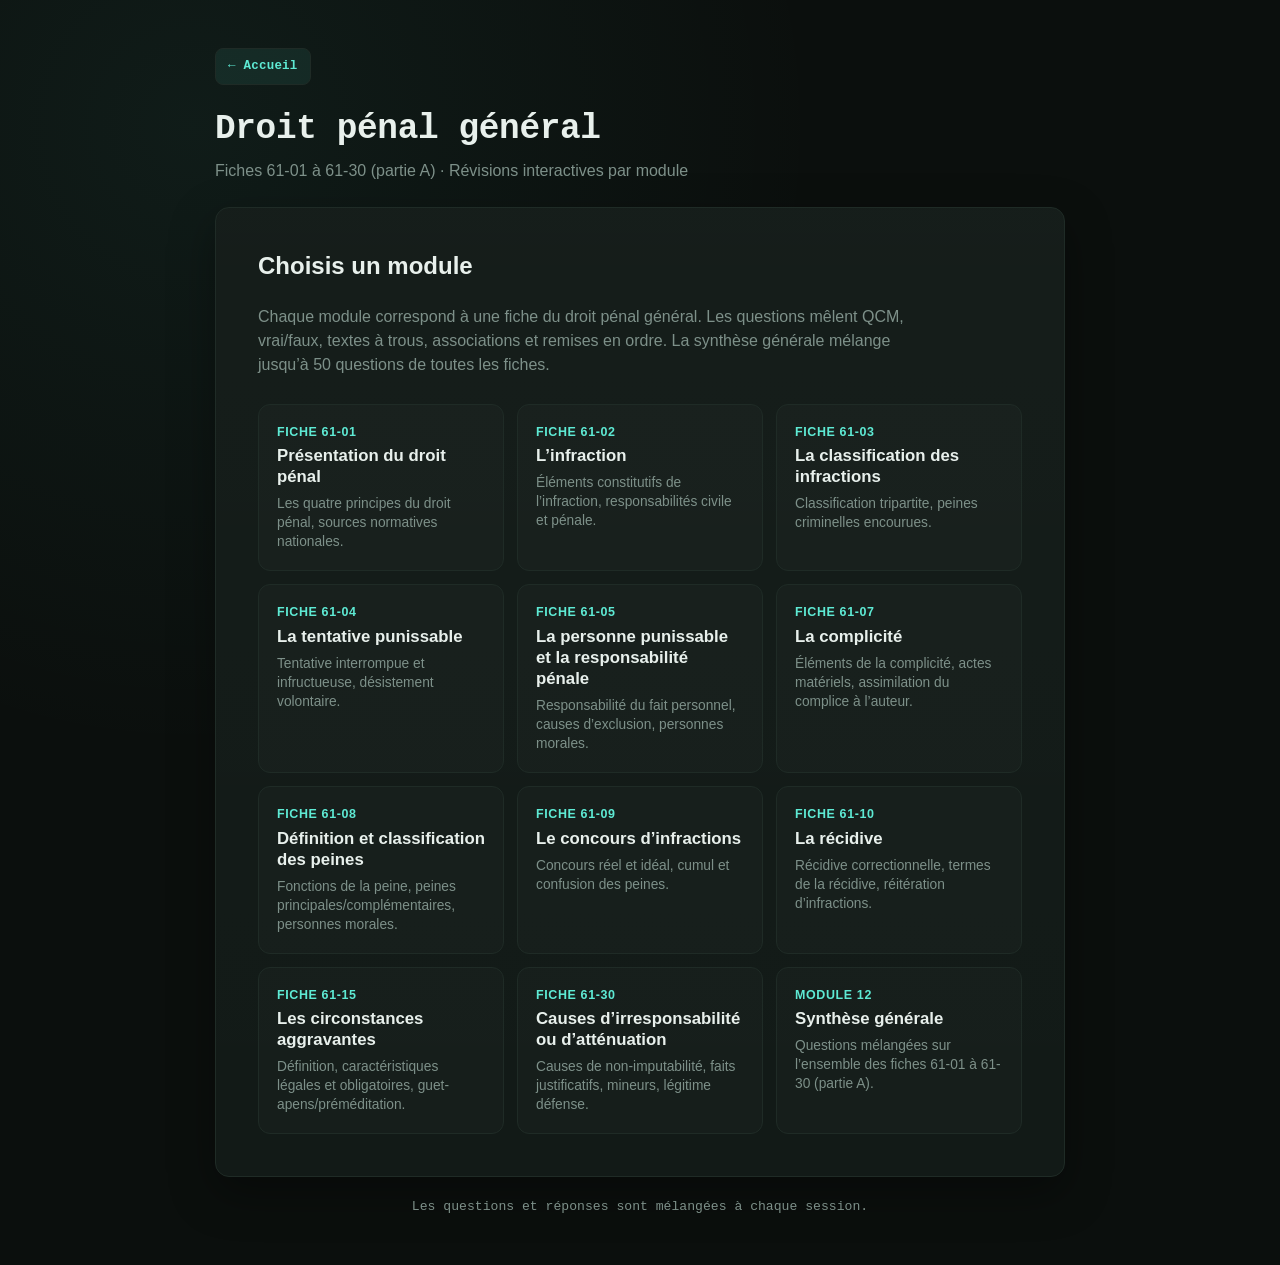
<file: droit-penal-general.html>
<!doctype html>
<html lang="fr">
<head>
  <meta charset="utf-8">
  <meta name="viewport" content="width=device-width, initial-scale=1">
  <title>QCM - Droit pénal général</title>
  <link rel="stylesheet" href="style.css">
</head>
<body>
  <main>
    <header><a class="home-link" href="index.html">&larr; Accueil</a><h1>Droit pénal général</h1><p class="subtitle">Fiches 61-01 à 61-30 (partie A) · Révisions interactives par module</p></header>
    <section class="card" id="home"><h2>Choisis un module</h2><p class="home-intro">Chaque module correspond à une fiche du droit pénal général. Les questions mêlent QCM, vrai/faux, textes à trous, associations et remises en ordre. La synthèse générale mélange jusqu’à 50 questions de toutes les fiches.</p><div class="module-grid" id="moduleGrid"></div></section>
    <section class="card" id="quiz" aria-live="polite">
      <div class="quiz-nav"><button class="back" id="backToHome">← Retour aux modules</button><span class="module-label" id="moduleLabel"></span></div>
      <div class="meta"><span id="count"></span><span>Progression du module</span></div>
      <div class="bar"><span id="bar"></span></div>
      <p class="tag" id="theme"></p><h2 id="question"></h2><div class="answers" id="answers"></div>
      <div class="feedback" id="feedback"></div><div class="actions"><button class="verify" id="verify">Vérifier</button><button class="next" id="next">Question suivante</button></div>
    </section>
    <section class="card result" id="result"><h2 id="resultTitle">Résultat du module</h2><div class="score" id="finalScore"></div><p id="finalText"></p><h3 class="review-title">Révision ciblée</h3><p id="reviewIntro"></p><div class="review-list" id="reviewList"></div><button class="restart" id="restart">Nouvelle session du même module</button><button class="home-button" id="homeButton">Retour aux modules</button></section>
    <footer>Les questions et réponses sont mélangées à chaque session.</footer>
  </main>
  <script>
  const Q = [
  {
    "theme": "61-01",
    "type": "single",
    "text": "Combien de principes fondamentaux régissent le droit pénal, selon la fiche 61-01 ?",
    "options": [
      "3",
      "4",
      "5",
      "2"
    ],
    "answer": "4",
    "explanation": "Le cours cite quatre principes : la légalité des délits et des peines, l’interprétation stricte de la loi pénale, la non-rétroactivité de la loi pénale dans le temps et l’application de la loi dans l’espace."
  },
  {
    "theme": "61-01",
    "type": "multiple",
    "text": "Parmi les propositions suivantes, lesquelles comptent parmi les principes régissant le droit pénal ? (plusieurs réponses)",
    "options": [
      "La légalité des délits et des peines",
      "L’interprétation stricte de la loi pénale",
      "La non-rétroactivité de la loi pénale dans le temps",
      "L’application de la loi dans l’espace",
      "La présomption d’innocence"
    ],
    "answers": [
      "La légalité des délits et des peines",
      "L’interprétation stricte de la loi pénale",
      "La non-rétroactivité de la loi pénale dans le temps",
      "L’application de la loi dans l’espace"
    ],
    "explanation": "Ce sont les quatre principes cités par la fiche 61-01 ; la présomption d’innocence est un principe distinct, de nature procédurale."
  },
  {
    "theme": "61-01",
    "type": "single",
    "text": "Vrai ou faux : selon le principe de l’interprétation stricte, le juge peut créer de nouvelles incriminations pour combler un vide juridique.",
    "options": [
      "Vrai",
      "Faux"
    ],
    "answer": "Faux",
    "explanation": "Le juge doit rester dans un rôle d’application des normes ; sinon, il créerait arbitrairement de nouvelles infractions (article 111-4 du code pénal)."
  },
  {
    "theme": "61-01",
    "type": "blank",
    "text": "Selon l’article ___ du code pénal, « il n’y a nul crime, nulle peine sans loi ».",
    "accept": [
      "111-3",
      "article 111-3",
      "111-3 du code pénal"
    ],
    "explanation": "Il s’agit de l’article 111-3 du code pénal, qui consacre le principe de légalité des délits et des peines."
  },
  {
    "theme": "61-01",
    "type": "match",
    "text": "Associe chaque principe à l’article du code pénal qui le consacre.",
    "pairs": [
      [
        "Légalité des délits et des peines",
        "Article 111-3 du code pénal"
      ],
      [
        "Interprétation stricte de la loi pénale",
        "Article 111-4 du code pénal"
      ],
      [
        "Non-rétroactivité de la loi pénale de fond",
        "Article 112-1 du code pénal"
      ]
    ],
    "explanation": "Chaque principe est rattaché à l’article du code pénal qui le consacre."
  },
  {
    "theme": "61-01",
    "type": "order",
    "text": "Remets dans l’ordre les sources normatives nationales du droit pénal, telles que citées par le cours.",
    "items": [
      "La Constitution du 4 octobre 1958",
      "La loi",
      "L’ordonnance",
      "Le règlement",
      "La circulaire",
      "La coutume"
    ],
    "explanation": "Le cours énumère ces six sources dans cet ordre."
  },
  {
    "theme": "61-02",
    "type": "single",
    "text": "Combien d’éléments constitutifs suppose la réunion d’une infraction ?",
    "options": [
      "2",
      "3",
      "4",
      "5"
    ],
    "answer": "3",
    "explanation": "Une infraction suppose la réunion de trois éléments constitutifs : légal, matériel et moral."
  },
  {
    "theme": "61-02",
    "type": "multiple",
    "text": "Quels sont les éléments constitutifs d’une infraction ? (plusieurs réponses)",
    "options": [
      "L’élément légal",
      "L’élément matériel",
      "L’élément moral",
      "L’élément procédural",
      "L’élément civil"
    ],
    "answers": [
      "L’élément légal",
      "L’élément matériel",
      "L’élément moral"
    ],
    "explanation": "Les éléments procédural et civil ne font pas partie des éléments constitutifs de l’infraction."
  },
  {
    "theme": "61-02",
    "type": "single",
    "text": "Vrai ou faux : il existe en France une définition légale de l’infraction inscrite dans le code pénal.",
    "options": [
      "Vrai",
      "Faux"
    ],
    "answer": "Faux",
    "explanation": "Le cours précise qu’il n’y a pas, en France, de définition légale de l’infraction."
  },
  {
    "theme": "61-02",
    "type": "blank",
    "text": "L’élément ___ ne doit pas être confondu avec le mobile, qui est la raison ayant poussé le délinquant à commettre l’acte.",
    "accept": [
      "moral"
    ],
    "explanation": "L’élément moral est la conscience et l’intention de commettre l’acte, distincte du mobile."
  },
  {
    "theme": "61-02",
    "type": "match",
    "text": "Associe chaque élément constitutif de l’infraction à sa définition.",
    "pairs": [
      [
        "Élément légal",
        "Un acte n’est une infraction que s’il est prévu par un texte pénal"
      ],
      [
        "Élément matériel",
        "Un acte positif (commission) ou négatif (omission)"
      ],
      [
        "Élément moral",
        "La conscience et l’intention de commettre l’acte"
      ]
    ],
    "explanation": "Le cours associe chacun de ces trois éléments à sa propre définition."
  },
  {
    "theme": "61-02",
    "type": "single",
    "text": "Quelle responsabilité a pour objet de réparer le trouble causé à l’ordre social ?",
    "options": [
      "La responsabilité pénale",
      "La responsabilité civile contractuelle",
      "La responsabilité civile délictuelle",
      "La responsabilité administrative"
    ],
    "answer": "La responsabilité pénale",
    "explanation": "La responsabilité pénale répare le trouble à l’ordre social ; la responsabilité civile répare le préjudice causé à un tiers."
  },
  {
    "theme": "61-03",
    "type": "single",
    "text": "Selon l’article 111-1 du code pénal, les infractions sont classées en fonction de…",
    "options": [
      "leur gravité",
      "leur ancienneté",
      "le lieu de leur commission",
      "la nationalité de l’auteur"
    ],
    "answer": "leur gravité",
    "explanation": "L’article 111-1 du code pénal classe les infractions, suivant leur gravité, en crimes, délits et contraventions."
  },
  {
    "theme": "61-03",
    "type": "multiple",
    "text": "Quelles sont les trois catégories de la classification tripartite des infractions ? (plusieurs réponses)",
    "options": [
      "Les crimes",
      "Les délits",
      "Les contraventions",
      "Les infractions douanières",
      "Les infractions militaires"
    ],
    "answers": [
      "Les crimes",
      "Les délits",
      "Les contraventions"
    ],
    "explanation": "La classification tripartite distingue crimes, délits et contraventions selon leur gravité."
  },
  {
    "theme": "61-03",
    "type": "single",
    "text": "Vrai ou faux : la durée de la réclusion ou détention criminelle à temps est d’au moins dix ans.",
    "options": [
      "Vrai",
      "Faux"
    ],
    "answer": "Vrai",
    "explanation": "Le cours précise que la durée de la réclusion ou détention criminelle à temps est de dix ans au moins."
  },
  {
    "theme": "61-03",
    "type": "blank",
    "text": "Les peines criminelles à temps encourues par les personnes physiques sont de trente ans au plus, ___ ans au plus, ou quinze ans au plus.",
    "accept": [
      "vingt",
      "20"
    ],
    "explanation": "L’article 131-1 du code pénal cite les paliers de trente, vingt et quinze ans au plus."
  },
  {
    "theme": "61-03",
    "type": "order",
    "text": "Remets dans l’ordre décroissant les durées de réclusion ou détention criminelle à temps prévues par l’article 131-1 du code pénal.",
    "items": [
      "Trente ans au plus",
      "Vingt ans au plus",
      "Quinze ans au plus"
    ],
    "explanation": "L’article 131-1 du code pénal cite ces trois paliers, du plus long au plus court."
  },
  {
    "theme": "61-03",
    "type": "single",
    "text": "Quelle peine criminelle peut être prononcée à perpétuité selon le code pénal ?",
    "options": [
      "La réclusion ou la détention criminelle",
      "L’emprisonnement correctionnel",
      "Le travail d’intérêt général",
      "Le jour-amende"
    ],
    "answer": "La réclusion ou la détention criminelle",
    "explanation": "L’article 131-1 du code pénal prévoit la réclusion ou la détention criminelle à perpétuité ou à temps."
  },
  {
    "theme": "61-04",
    "type": "single",
    "text": "Combien de types de tentative punissable le cours distingue-t-il ?",
    "options": [
      "2",
      "3",
      "4",
      "1"
    ],
    "answer": "2",
    "explanation": "Le cours distingue la tentative interrompue et la tentative infructueuse."
  },
  {
    "theme": "61-04",
    "type": "multiple",
    "text": "Quels sont les deux types de tentative punissable cités par le cours ? (plusieurs réponses)",
    "options": [
      "La tentative interrompue",
      "La tentative infructueuse",
      "La tentative consommée",
      "La tentative collective"
    ],
    "answers": [
      "La tentative interrompue",
      "La tentative infructueuse"
    ],
    "explanation": "Ce sont les deux types de tentative punissable présentés par la fiche 61-04."
  },
  {
    "theme": "61-04",
    "type": "single",
    "text": "Vrai ou faux : la tentative est toujours punissable en matière de contravention.",
    "options": [
      "Vrai",
      "Faux"
    ],
    "answer": "Faux",
    "explanation": "La tentative n’est jamais punissable pour les contraventions ; elle est toujours punissable pour les crimes, et seulement dans les cas prévus par la loi pour les délits."
  },
  {
    "theme": "61-04",
    "type": "blank",
    "text": "Selon l’article 121-5 du code pénal, la tentative interrompue repose sur une condition positive, le commencement d’___, et une condition négative, l’absence de désistement volontaire.",
    "accept": [
      "exécution",
      "d’exécution"
    ],
    "explanation": "Il s’agit du commencement d’exécution."
  },
  {
    "theme": "61-04",
    "type": "match",
    "text": "Associe chaque notion à sa définition.",
    "pairs": [
      [
        "Tentative interrompue",
        "L’auteur n’est pas parvenu à la consommation car il a été interrompu dans ses agissements"
      ],
      [
        "Tentative infructueuse",
        "L’auteur a réalisé tout le processus incriminé mais n’obtient pas le résultat escompté"
      ],
      [
        "Désistement volontaire",
        "Cause d’impunité lorsque l’auteur abandonne librement son entreprise criminelle"
      ]
    ],
    "explanation": "Le cours distingue précisément ces trois notions liées à la tentative."
  },
  {
    "theme": "61-04",
    "type": "order",
    "text": "Remets dans l’ordre de sévérité décroissante la répression de la tentative selon le type d’infraction.",
    "items": [
      "Toujours punissable (crimes)",
      "Punissable seulement dans les cas prévus par la loi (délits)",
      "Jamais punissable (contraventions)"
    ],
    "explanation": "Le cours indique cette gradation entre crimes, délits et contraventions."
  },
  {
    "theme": "61-05",
    "type": "single",
    "text": "Selon l’article 121-1 du code pénal, nul n’est responsable pénalement que…",
    "options": [
      "de son propre fait",
      "des fautes de sa famille",
      "des fautes de ses employés",
      "des dommages causés par ses biens"
    ],
    "answer": "de son propre fait",
    "explanation": "L’article 121-1 du code pénal pose le principe de la personnalité de la responsabilité pénale."
  },
  {
    "theme": "61-05",
    "type": "multiple",
    "text": "Quelles sont les causes de non-imputabilité citées par le cours ? (plusieurs réponses)",
    "options": [
      "Le trouble psychique ou neuropsychique",
      "La contrainte",
      "L’erreur de droit",
      "La légitime défense",
      "L’état de nécessité"
    ],
    "answers": [
      "Le trouble psychique ou neuropsychique",
      "La contrainte",
      "L’erreur de droit"
    ],
    "explanation": "La légitime défense et l’état de nécessité sont des faits justificatifs (causes objectives), et non des causes de non-imputabilité (causes subjectives)."
  },
  {
    "theme": "61-05",
    "type": "single",
    "text": "Vrai ou faux : la responsabilité des personnes morales exclut celle des personnes physiques.",
    "options": [
      "Vrai",
      "Faux"
    ],
    "answer": "Faux",
    "explanation": "L’article 121-2 alinéa 3 du code pénal permet de cumuler les responsabilités pénales de la personne morale et de la personne physique."
  },
  {
    "theme": "61-05",
    "type": "blank",
    "text": "Pour que la responsabilité des personnes morales soit engagée, l’infraction doit avoir été commise par un organe ou un représentant, pour le ___ de la personne morale.",
    "accept": [
      "compte",
      "le compte"
    ],
    "explanation": "C’est la deuxième des trois conditions : commission pour le compte de la personne morale."
  },
  {
    "theme": "61-05",
    "type": "match",
    "text": "Associe chaque cause de non-imputabilité ou fait justificatif à l’article du code pénal qui le prévoit.",
    "pairs": [
      [
        "Le trouble psychique ou neuropsychique",
        "Article 122-1 du code pénal"
      ],
      [
        "La contrainte",
        "Article 122-2 du code pénal"
      ],
      [
        "L’erreur de droit",
        "Article 122-3 du code pénal"
      ],
      [
        "La légitime défense",
        "Articles 122-5 et 122-6 du code pénal"
      ]
    ],
    "explanation": "Chacune de ces causes est rattachée à un article précis du code pénal."
  },
  {
    "theme": "61-05",
    "type": "single",
    "text": "La personne morale peut-elle être condamnée en qualité de complice ?",
    "options": [
      "Oui, aussi bien en qualité d’auteur que de complice",
      "Non, jamais",
      "Uniquement en matière contraventionnelle",
      "Uniquement si elle est une association"
    ],
    "answer": "Oui, aussi bien en qualité d’auteur que de complice",
    "explanation": "Les articles 121-2, 121-6 et 121-7 du code pénal permettent de condamner la personne morale en qualité d’auteur comme de complice."
  },
  {
    "theme": "61-07",
    "type": "single",
    "text": "Selon l’article 121-7 alinéa 1 du code pénal, la complicité par aide ou assistance suppose que le complice ait, sciemment, facilité la préparation ou la consommation d’un…",
    "options": [
      "crime ou d’un délit",
      "crime uniquement",
      "délit ou d’une contravention",
      "crime, délit ou contravention"
    ],
    "answer": "crime ou d’un délit",
    "explanation": "L’alinéa 1 de l’article 121-7 exclut la contravention ; seul l’alinéa 2 (provocation, instructions) l’inclut."
  },
  {
    "theme": "61-07",
    "type": "multiple",
    "text": "Quelles conditions doivent être réunies pour que la complicité soit punissable ? (plusieurs réponses)",
    "options": [
      "Un fait principal punissable",
      "Un acte matériel",
      "Une intention",
      "Un préjudice indemnisable",
      "Une récidive de l’auteur"
    ],
    "answers": [
      "Un fait principal punissable",
      "Un acte matériel",
      "Une intention"
    ],
    "explanation": "Ces trois conditions correspondent aux éléments légal, matériel et moral de la complicité."
  },
  {
    "theme": "61-07",
    "type": "single",
    "text": "Vrai ou faux : la complicité par instigation doit être suivie d’effet, c’est-à-dire que l’infraction doit avoir été consommée ou tentée par la personne provoquée.",
    "options": [
      "Vrai",
      "Faux"
    ],
    "answer": "Vrai",
    "explanation": "En l’absence de commencement d’exécution ou en cas de désistement volontaire, le provocateur n’est pas punissable en tant que complice."
  },
  {
    "theme": "61-07",
    "type": "blank",
    "text": "L’article ___ du code pénal dispose que « sera puni comme auteur le complice de l’infraction ».",
    "accept": [
      "121-6"
    ],
    "explanation": "Il consacre le principe d’assimilation du complice à l’auteur."
  },
  {
    "theme": "61-07",
    "type": "match",
    "text": "Associe chaque acte matériel de complicité à sa définition.",
    "pairs": [
      [
        "Complicité par aide ou assistance",
        "Fourniture de moyens matériels ou aide personnelle facilitant l’infraction"
      ],
      [
        "Complicité par instigation",
        "Inciter une autre personne à commettre une infraction"
      ],
      [
        "Complicité par instruction",
        "Fournir des renseignements rendant possible ou facilitant l’infraction"
      ]
    ],
    "explanation": "L’article 121-7 du code pénal énumère limitativement ces trois actes matériels."
  },
  {
    "theme": "61-07",
    "type": "multiple",
    "text": "Quelles caractéristiques doit réunir la provocation pour caractériser la complicité par instigation ? (plusieurs réponses)",
    "options": [
      "Circonstanciée",
      "Personnelle",
      "Directe",
      "Suivie d’effet",
      "Anonyme"
    ],
    "answers": [
      "Circonstanciée",
      "Personnelle",
      "Directe",
      "Suivie d’effet"
    ],
    "explanation": "Le cours retient ces quatre caractéristiques cumulatives pour la complicité par instigation."
  },
  {
    "theme": "61-07",
    "type": "single",
    "text": "Vrai ou faux : comme la complicité par instigation, la complicité par instruction doit être circonstanciée (don, promesse, menace, ordre ou abus d’autorité).",
    "options": [
      "Vrai",
      "Faux"
    ],
    "answer": "Faux",
    "explanation": "À la différence de l’instigation, la fourniture d’instruction n’a pas à être circonstanciée ; il doit seulement s’agir de renseignements précis destinés à la réalisation d’une infraction."
  },
  {
    "theme": "61-07",
    "type": "single",
    "text": "Vrai ou faux : le complice peut être poursuivi même si l’auteur principal est décédé.",
    "options": [
      "Vrai",
      "Faux"
    ],
    "answer": "Vrai",
    "explanation": "Le complice peut être poursuivi indépendamment de l’auteur notamment si celui-ci est en fuite, non identifié, décédé, ou bénéficie d’une immunité personnelle."
  },
  {
    "theme": "61-08",
    "type": "single",
    "text": "Comment le cours définit-il la peine ?",
    "options": [
      "La sanction infligée à l’auteur d’une infraction pénale par un tribunal répressif",
      "La réparation du préjudice causé à la victime",
      "Une mesure administrative de police",
      "Un accord amiable entre les parties"
    ],
    "answer": "La sanction infligée à l’auteur d’une infraction pénale par un tribunal répressif",
    "explanation": "La peine atteint le délinquant, dans sa personne ou dans ses biens, sur décision d’un tribunal répressif."
  },
  {
    "theme": "61-08",
    "type": "multiple",
    "text": "Quelles sont les fonctions de la peine selon l’article 130-1 du code pénal ? (plusieurs réponses)",
    "options": [
      "Sanctionner l’auteur de l’infraction",
      "Favoriser son amendement, son insertion ou sa réinsertion",
      "Indemniser systématiquement la victime",
      "Remplacer la responsabilité civile"
    ],
    "answers": [
      "Sanctionner l’auteur de l’infraction",
      "Favoriser son amendement, son insertion ou sa réinsertion"
    ],
    "explanation": "L’article 130-1 du code pénal fixe ces deux fonctions à la peine."
  },
  {
    "theme": "61-08",
    "type": "single",
    "text": "Vrai ou faux : l’amende encourue en matière correctionnelle par les personnes physiques est d’au moins 3 750 euros.",
    "options": [
      "Vrai",
      "Faux"
    ],
    "answer": "Vrai",
    "explanation": "L’article 131-3 du code pénal fixe ce plancher pour l’amende correctionnelle."
  },
  {
    "theme": "61-08",
    "type": "blank",
    "text": "L’emprisonnement encouru en matière correctionnelle est de ___ ans au plus.",
    "accept": [
      "dix",
      "10"
    ],
    "explanation": "L’article 131-3 du code pénal fixe ce plafond à dix ans."
  },
  {
    "theme": "61-08",
    "type": "match",
    "text": "Associe chaque catégorie de peine à sa définition.",
    "pairs": [
      [
        "Peines principales de référence",
        "Réclusion/détention criminelle, emprisonnement et amende, amende contraventionnelle"
      ],
      [
        "Peines principales alternatives",
        "Prononcées à la place de la peine de référence, en matière correctionnelle ou contraventionnelle"
      ],
      [
        "Peines complémentaires obligatoires",
        "La loi impose au juge de les prononcer (ex. confiscation, article 131-21)"
      ],
      [
        "Peines complémentaires facultatives",
        "La loi offre au juge la possibilité de les prononcer (ex. suspension du permis)"
      ]
    ],
    "explanation": "Le cours distingue ces quatre catégories de peines."
  },
  {
    "theme": "61-08",
    "type": "multiple",
    "text": "Quelles peines correctionnelles sont citées par le cours parmi celles encourues par les personnes physiques ? (plusieurs réponses)",
    "options": [
      "L’emprisonnement",
      "La détention à domicile sous surveillance électronique",
      "Le travail d’intérêt général",
      "La réclusion criminelle à perpétuité",
      "Le jour-amende"
    ],
    "answers": [
      "L’emprisonnement",
      "La détention à domicile sous surveillance électronique",
      "Le travail d’intérêt général",
      "Le jour-amende"
    ],
    "explanation": "La réclusion criminelle à perpétuité est une peine criminelle, non une peine correctionnelle."
  },
  {
    "theme": "61-08",
    "type": "single",
    "text": "Quelle classification bipartite des peines est utilisée pour les personnes morales ?",
    "options": [
      "Peines criminelles et correctionnelles / peines contraventionnelles",
      "Peines principales / peines civiles",
      "Peines de référence / peines administratives",
      "Peines pécuniaires / peines corporelles"
    ],
    "answer": "Peines criminelles et correctionnelles / peines contraventionnelles",
    "explanation": "Les articles 131-37 à 131-39-2 et 131-40 à 131-44-1 du code pénal organisent cette classification bipartite."
  },
  {
    "theme": "61-08",
    "type": "single",
    "text": "Vrai ou faux : le juge de l’application des peines exerce ses fonctions sur tous les établissements pénitentiaires de son ressort.",
    "options": [
      "Vrai",
      "Faux"
    ],
    "answer": "Vrai",
    "explanation": "Le cours indique qu’un juge de l’application des peines est institué auprès de chaque tribunal pour cette mission."
  },
  {
    "theme": "61-09",
    "type": "single",
    "text": "Combien de formes présente le concours d’infractions selon le cours ?",
    "options": [
      "2",
      "3",
      "4",
      "1"
    ],
    "answer": "2",
    "explanation": "Le concours d’infractions se présente sous deux formes : le concours réel et le concours idéal."
  },
  {
    "theme": "61-09",
    "type": "multiple",
    "text": "Quelles sont les deux formes du concours d’infractions ? (plusieurs réponses)",
    "options": [
      "Le concours réel d’infractions",
      "Le concours idéal d’infractions",
      "Le concours virtuel d’infractions",
      "Le concours successif d’infractions"
    ],
    "answers": [
      "Le concours réel d’infractions",
      "Le concours idéal d’infractions"
    ],
    "explanation": "Le cours ne retient que ces deux formes de concours d’infractions."
  },
  {
    "theme": "61-09",
    "type": "single",
    "text": "Vrai ou faux : selon le principe du cumul des peines de même nature, la juridiction peut prononcer plusieurs peines de cette nature, sans limite.",
    "options": [
      "Vrai",
      "Faux"
    ],
    "answer": "Faux",
    "explanation": "Une seule peine de cette nature peut être prononcée, dans la limite du maximum légal le plus élevé (article 132-3 alinéa 1 du code pénal)."
  },
  {
    "theme": "61-09",
    "type": "blank",
    "text": "Le principe de ___ des peines de même nature permet à la peine la plus forte d’absorber, en totalité ou en partie, la ou les peines les moins élevées.",
    "accept": [
      "confusion"
    ],
    "explanation": "L’article 132-4 du code pénal prévoit la confusion totale ou partielle des peines de même nature."
  },
  {
    "theme": "61-09",
    "type": "match",
    "text": "Associe chaque notion à sa définition.",
    "pairs": [
      [
        "Concours réel d’infractions",
        "Plusieurs infractions distinctes non séparées par une condamnation définitive"
      ],
      [
        "Récidive",
        "Infractions séparées par une condamnation définitive, dans les conditions des articles 132-8 et suivants"
      ],
      [
        "Réitération d’infractions",
        "Condamnation antérieure définitive suivie d’une nouvelle infraction, sans réunir les conditions de la récidive"
      ]
    ],
    "explanation": "Le cours distingue précisément ces trois notions voisines."
  },
  {
    "theme": "61-09",
    "type": "multiple",
    "text": "Dans quels cas le concours d’infractions peut-il se présenter, selon le cours ? (plusieurs réponses)",
    "options": [
      "La personne s’est soustraite aux poursuites",
      "Les infractions ont été commises dans un délai trop bref pour être jugées",
      "La personne a été condamnée définitivement entre les deux infractions",
      "L’auteur est un récidiviste légal"
    ],
    "answers": [
      "La personne s’est soustraite aux poursuites",
      "Les infractions ont été commises dans un délai trop bref pour être jugées"
    ],
    "explanation": "Ces deux cas de figure sont cités par le cours ; les deux autres options excluent au contraire le concours d’infractions."
  },
  {
    "theme": "61-10",
    "type": "single",
    "text": "La récidive correctionnelle s’applique à la personne condamnée une première fois pour un délit qui commet, dans quel délai, le même délit ou un délit assimilé ?",
    "options": [
      "5 ans",
      "10 ans",
      "3 ans",
      "1 an"
    ],
    "answer": "5 ans",
    "explanation": "L’article 132-10 du code pénal fixe ce délai à cinq ans."
  },
  {
    "theme": "61-10",
    "type": "multiple",
    "text": "La récidive suppose deux termes. Lesquels ? (plusieurs réponses)",
    "options": [
      "La condamnation antérieure",
      "La nouvelle infraction",
      "Le classement sans suite",
      "La plainte de la victime"
    ],
    "answers": [
      "La condamnation antérieure",
      "La nouvelle infraction"
    ],
    "explanation": "La condamnation antérieure constitue le premier terme, la nouvelle infraction le deuxième."
  },
  {
    "theme": "61-10",
    "type": "single",
    "text": "Vrai ou faux : la première condamnation, pour constituer le premier terme de la récidive, doit obligatoirement être définitive.",
    "options": [
      "Vrai",
      "Faux"
    ],
    "answer": "Vrai",
    "explanation": "C’est l’une des six conditions posées par le cours pour que la première condamnation constitue le premier terme de la récidive."
  },
  {
    "theme": "61-10",
    "type": "blank",
    "text": "L’état de récidive peut être relevé par le ___ au moment de l’engagement des poursuites, ou d’office par la juridiction de jugement.",
    "accept": [
      "parquet"
    ],
    "explanation": "Le parquet peut relever l’état de récidive lors de l’engagement des poursuites pénales."
  },
  {
    "theme": "61-10",
    "type": "order",
    "text": "Remets dans l’ordre chronologique les deux termes de la récidive.",
    "items": [
      "La condamnation antérieure (premier terme)",
      "La nouvelle infraction (deuxième terme)"
    ],
    "explanation": "La condamnation antérieure doit précéder la nouvelle infraction pour caractériser la récidive."
  },
  {
    "theme": "61-10",
    "type": "single",
    "text": "Quelle notion correspond à deux infractions successives séparées par une condamnation définitive, sans réunir les conditions légales de la récidive ?",
    "options": [
      "La réitération d’infractions",
      "Le concours réel d’infractions",
      "Le concours idéal d’infractions",
      "La complicité"
    ],
    "answer": "La réitération d’infractions",
    "explanation": "La réitération d’infractions se distingue de la récidive par l’absence des conditions légales de celle-ci."
  },
  {
    "theme": "61-15",
    "type": "single",
    "text": "Comment le cours définit-il les circonstances aggravantes ?",
    "options": [
      "Des faits limitativement déterminés par la loi qui élèvent la peine au-dessus du maximum prévu pour l’infraction simple",
      "Des circonstances laissées à la libre appréciation du juge",
      "Des faits qui suppriment la responsabilité pénale",
      "Des éléments qui réduisent automatiquement la peine encourue"
    ],
    "answer": "Des faits limitativement déterminés par la loi qui élèvent la peine au-dessus du maximum prévu pour l’infraction simple",
    "explanation": "Cette définition figure explicitement dans la fiche 61-15."
  },
  {
    "theme": "61-15",
    "type": "multiple",
    "text": "Quelles sont les deux grandes caractéristiques des circonstances aggravantes selon le cours ? (plusieurs réponses)",
    "options": [
      "Légales",
      "Obligatoires",
      "Facultatives",
      "Jurisprudentielles uniquement"
    ],
    "answers": [
      "Légales",
      "Obligatoires"
    ],
    "explanation": "Les circonstances aggravantes sont légales (prévues limitativement par la loi) et obligatoires (le juge doit en tenir compte)."
  },
  {
    "theme": "61-15",
    "type": "single",
    "text": "Vrai ou faux : le juge peut choisir de ne pas tenir compte d’une circonstance aggravante qu’il reconnaît pourtant établie.",
    "options": [
      "Vrai",
      "Faux"
    ],
    "answer": "Faux",
    "explanation": "Dès lors que le juge reconnaît l’existence d’une circonstance aggravante, il doit obligatoirement en tenir compte."
  },
  {
    "theme": "61-15",
    "type": "blank",
    "text": "Devant la cour d’assises, il est posé une question ___ pour chacune des circonstances aggravantes pouvant accompagner le fait principal.",
    "accept": [
      "spéciale"
    ],
    "explanation": "Une question spéciale est posée pour chaque circonstance aggravante devant la cour d’assises."
  },
  {
    "theme": "61-15",
    "type": "match",
    "text": "Associe chaque notion à sa définition.",
    "pairs": [
      [
        "Guet-apens",
        "Réprime un procédé : se poster en embuscade pour commettre une infraction"
      ],
      [
        "Préméditation",
        "Sanctionne un état d’esprit : la résolution acquise par avance de commettre l’infraction"
      ]
    ],
    "explanation": "Le cours distingue le mode d’exécution (guet-apens) de l’attitude psychologique (préméditation)."
  },
  {
    "theme": "61-15",
    "type": "single",
    "text": "Quels effets les circonstances aggravantes peuvent-elles avoir, selon le cours ?",
    "options": [
      "Une incidence sur le quantum voire la nature de la peine, et potentiellement sur la classification de l’infraction",
      "Aucun effet sur la peine encourue",
      "Uniquement une incidence sur la responsabilité civile",
      "La suppression automatique de la tentative punissable"
    ],
    "answer": "Une incidence sur le quantum voire la nature de la peine, et potentiellement sur la classification de l’infraction",
    "explanation": "Le cours précise que la classification de l’infraction et la compétence juridictionnelle peuvent s’en trouver modifiées."
  },
  {
    "theme": "61-30",
    "type": "single",
    "text": "Comment le cours définit-il les causes de non-imputabilité ?",
    "options": [
      "Des circonstances affectant la personnalité de l’auteur qui suppriment ou diminuent sa responsabilité pénale",
      "Des circonstances qui aggravent automatiquement la peine encourue",
      "Des règles de compétence juridictionnelle",
      "Des conditions de recevabilité de l’action civile"
    ],
    "answer": "Des circonstances affectant la personnalité de l’auteur qui suppriment ou diminuent sa responsabilité pénale",
    "explanation": "Cette définition figure explicitement dans la fiche 61-30."
  },
  {
    "theme": "61-30",
    "type": "multiple",
    "text": "Quelles sont les causes de non-imputabilité citées par le cours ? (plusieurs réponses)",
    "options": [
      "Le trouble psychique ou neuropsychique",
      "La contrainte",
      "L’erreur de droit",
      "L’état de nécessité",
      "La légitime défense"
    ],
    "answers": [
      "Le trouble psychique ou neuropsychique",
      "La contrainte",
      "L’erreur de droit"
    ],
    "explanation": "L’état de nécessité et la légitime défense sont des faits justificatifs, non des causes de non-imputabilité."
  },
  {
    "theme": "61-30",
    "type": "single",
    "text": "Vrai ou faux : un fait justificatif peut être invoqué pour la première fois devant la Cour de cassation.",
    "options": [
      "Vrai",
      "Faux"
    ],
    "answer": "Faux",
    "explanation": "Le fait justificatif doit être invoqué devant les juges du fond ; il ne peut être proposé pour la première fois devant la Cour de cassation."
  },
  {
    "theme": "61-30",
    "type": "blank",
    "text": "La légitime défense répond à des conditions relatives à l’attaque, qui doit être certaine, actuelle et ___, et à la riposte, qui doit être nécessaire, simultanée et proportionnée.",
    "accept": [
      "injuste"
    ],
    "explanation": "L’attaque doit être certaine, actuelle et injuste pour que la légitime défense soit retenue."
  },
  {
    "theme": "61-30",
    "type": "match",
    "text": "Associe chaque fait justificatif à l’article du code pénal qui le prévoit.",
    "pairs": [
      [
        "L’ordre de la loi et le commandement de l’autorité légitime",
        "Article 122-4 du code pénal"
      ],
      [
        "La légitime défense des personnes ou des biens",
        "Articles 122-5 et 122-6 du code pénal"
      ],
      [
        "L’état de nécessité",
        "Article 122-7 du code pénal"
      ]
    ],
    "explanation": "Chaque fait justificatif est rattaché à l’article du code pénal qui le prévoit."
  },
  {
    "theme": "61-30",
    "type": "order",
    "text": "Remets dans l’ordre les trois catégories de mineurs distinguées par le droit pénal, du plus jeune au plus âgé.",
    "items": [
      "Les mineurs de moins de treize ans",
      "Les mineurs âgés d’au moins treize ans",
      "Les mineurs âgés d’au moins seize ans"
    ],
    "explanation": "Le cours distingue ces trois catégories, avec une présomption de non-discernement pour les moins de treize ans."
  },
  {
    "theme": "61-30",
    "type": "single",
    "text": "Vrai ou faux : les mineurs de moins de treize ans sont présumés capables de discernement.",
    "options": [
      "Vrai",
      "Faux"
    ],
    "answer": "Faux",
    "explanation": "Ce sont au contraire les mineurs âgés d’au moins treize ans qui sont présumés capables de discernement ; les moins de treize ans sont présumés ne pas l’être."
  },
  {
    "theme": "61-01",
    "type": "single",
    "text": "Que définit le droit pénal général, par opposition au droit pénal spécial ?",
    "options": [
      "Les règles communes à toutes les infractions (tentative, complicité, causes d’irresponsabilité…)",
      "Chacune des infractions pénales prise individuellement",
      "Uniquement la procédure pénale devant les juridictions",
      "Les peines applicables aux seules personnes morales"
    ],
    "answer": "Les règles communes à toutes les infractions (tentative, complicité, causes d’irresponsabilité…)",
    "explanation": "Le droit pénal général étudie les règles communes à toutes les infractions (Livre I du code pénal) ; le droit pénal spécial définit chacune des infractions (Livres II à V)."
  },
  {
    "theme": "61-01",
    "type": "single",
    "text": "Vrai ou faux : le droit pénal spécial définit les règles communes à toutes les infractions, comme la tentative ou la complicité.",
    "options": [
      "Vrai",
      "Faux"
    ],
    "answer": "Faux",
    "explanation": "Ce sont ces règles communes que définit le droit pénal général ; le droit pénal spécial définit chacune des infractions (Livres II à V du code pénal)."
  },
  {
    "theme": "61-02",
    "type": "multiple",
    "text": "Quelles affirmations sur la responsabilité civile sont exactes, selon le cours ? (plusieurs réponses)",
    "options": [
      "Elle oblige à réparation par des dommages et intérêts fixés par le juge",
      "Elle n’existe que si un préjudice a été causé à autrui",
      "Elle entraîne une peine fixée par la loi pénale",
      "Elle résulte d’un acte prévu et réprimé par la loi pénale"
    ],
    "answers": [
      "Elle oblige à réparation par des dommages et intérêts fixés par le juge",
      "Elle n’existe que si un préjudice a été causé à autrui"
    ],
    "explanation": "Les deux dernières propositions décrivent au contraire la responsabilité pénale, qui résulte d’un acte réprimé par la loi et entraîne une peine."
  },
  {
    "theme": "61-02",
    "type": "single",
    "text": "La responsabilité pénale existe à partir du moment où…",
    "options": [
      "l’acte est commis, indépendamment de la réalisation d’un dommage",
      "un préjudice indemnisable est constaté",
      "des dommages et intérêts ont été versés",
      "un expert a établi un rapport"
    ],
    "answer": "l’acte est commis, indépendamment de la réalisation d’un dommage",
    "explanation": "Contrairement à la responsabilité civile, la responsabilité pénale existe dès la commission de l’acte, sans qu’un dommage soit nécessaire."
  },
  {
    "theme": "61-04",
    "type": "multiple",
    "text": "Pourquoi les actes préparatoires ne constituent-ils pas un commencement d’exécution, selon le cours ? (plusieurs réponses)",
    "options": [
      "Ils ne permettent pas de déterminer avec certitude l’infraction projetée",
      "L’auteur peut décider ultérieurement de ne pas commettre l’infraction",
      "Ils sont toujours accomplis par un complice, jamais par l’auteur",
      "Ils sont expressément autorisés par la loi"
    ],
    "answers": [
      "Ils ne permettent pas de déterminer avec certitude l’infraction projetée",
      "L’auteur peut décider ultérieurement de ne pas commettre l’infraction"
    ],
    "explanation": "Ces deux raisons rendent les actes préparatoires équivoques, donc insuffisants pour caractériser un commencement d’exécution."
  },
  {
    "theme": "61-04",
    "type": "multiple",
    "text": "Que doit établir la chambre criminelle de la Cour de cassation pour caractériser le commencement d’exécution ? (plusieurs réponses)",
    "options": [
      "Un acte tendant à la consommation de l’infraction, proche dans le temps et la causalité",
      "L’intention de commettre l’infraction",
      "Le repentir actif de l’auteur",
      "La présence d’un complice sur les lieux"
    ],
    "answers": [
      "Un acte tendant à la consommation de l’infraction, proche dans le temps et la causalité",
      "L’intention de commettre l’infraction"
    ],
    "explanation": "La chambre criminelle exige un acte matériel proche de la consommation et l’intention de commettre l’infraction."
  },
  {
    "theme": "61-05",
    "type": "multiple",
    "text": "Quelle est la triple condition pour engager la responsabilité pénale d’une personne morale ? (plusieurs réponses)",
    "options": [
      "Commission d’une infraction par un organe ou un représentant",
      "Commission pour le compte de la personne morale",
      "Absence de cause d’irresponsabilité pénale",
      "Existence d’un préjudice financier pour la société elle-même"
    ],
    "answers": [
      "Commission d’une infraction par un organe ou un représentant",
      "Commission pour le compte de la personne morale",
      "Absence de cause d’irresponsabilité pénale"
    ],
    "explanation": "Ce sont les trois conditions cumulatives citées par le cours ; un préjudice financier pour la société n’en fait pas partie."
  },
  {
    "theme": "61-05",
    "type": "blank",
    "text": "La responsabilité pénale est l’obligation de répondre de ses actes délictueux et, en cas de condamnation, d’exécuter la ___ pénale qui leur est attachée par la loi.",
    "accept": [
      "sanction"
    ],
    "explanation": "Le cours définit ainsi la responsabilité pénale, par opposition à la responsabilité civile."
  },
  {
    "theme": "61-07",
    "type": "multiple",
    "text": "Dans quels cas le complice peut-il être poursuivi indépendamment de l’auteur principal, selon le cours ? (plusieurs réponses)",
    "options": [
      "L’auteur est en fuite ou non identifié",
      "L’auteur est décédé",
      "L’auteur bénéficie d’une immunité familiale",
      "Le fait principal n’est pas réprimé par la loi pénale"
    ],
    "answers": [
      "L’auteur est en fuite ou non identifié",
      "L’auteur est décédé",
      "L’auteur bénéficie d’une immunité familiale"
    ],
    "explanation": "Ces trois situations n’empêchent pas la poursuite du complice ; en revanche, si le fait principal n’est pas réprimé par la loi, le complice ne peut pas être poursuivi."
  },
  {
    "theme": "61-07",
    "type": "multiple",
    "text": "Dans quels cas le complice ne peut-il pas être poursuivi, selon le cours ? (plusieurs réponses)",
    "options": [
      "Le fait principal n’est pas réprimé par la loi pénale",
      "L’auteur principal est décédé",
      "Le fait principal bénéficie d’un fait justificatif",
      "Une amnistie à caractère réel touche l’infraction"
    ],
    "answers": [
      "Le fait principal n’est pas réprimé par la loi pénale",
      "Le fait principal bénéficie d’un fait justificatif",
      "Une amnistie à caractère réel touche l’infraction"
    ],
    "explanation": "Le décès de l’auteur principal n’empêche pas, à l’inverse, la poursuite du complice."
  },
  {
    "theme": "61-08",
    "type": "single",
    "text": "Quelle est la différence essentielle entre la peine et la réparation civile ?",
    "options": [
      "La réparation civile vise à réparer le préjudice de la victime, la peine sanctionne l’auteur au nom de la société",
      "La réparation civile est toujours plus lourde que la peine",
      "Seule la peine peut être prononcée par un tribunal civil",
      "La réparation civile n’est prononcée que par un tribunal répressif"
    ],
    "answer": "La réparation civile vise à réparer le préjudice de la victime, la peine sanctionne l’auteur au nom de la société",
    "explanation": "La peine est toujours prononcée par un tribunal répressif ; la réparation civile peut l’être par un tribunal civil comme par un tribunal répressif."
  },
  {
    "theme": "61-08",
    "type": "blank",
    "text": "Un jugement pénal qui prononce une peine devient ___ une fois que les voies de recours sont épuisées ; il acquiert alors l’autorité de la chose jugée.",
    "accept": [
      "définitif"
    ],
    "explanation": "La peine prononcée n’est alors plus susceptible d’aucune modification judiciaire."
  },
  {
    "theme": "61-10",
    "type": "multiple",
    "text": "Parmi les conditions suivantes, lesquelles la première condamnation doit-elle réunir pour caractériser la récidive, selon le cours ? (plusieurs réponses)",
    "options": [
      "Être de nature pénale",
      "Être définitive",
      "Avoir été prononcée par une juridiction française ou de l’Union européenne",
      "Avoir été prononcée pour un crime uniquement"
    ],
    "answers": [
      "Être de nature pénale",
      "Être définitive",
      "Avoir été prononcée par une juridiction française ou de l’Union européenne"
    ],
    "explanation": "Le cours cite six conditions au total ; rien n’exige que la première condamnation concerne exclusivement un crime."
  },
  {
    "theme": "61-10",
    "type": "single",
    "text": "Pour constituer le deuxième terme de la récidive, la nouvelle infraction doit être…",
    "options": [
      "postérieure à la première condamnation et indépendante de celle-ci",
      "commise le même jour que la première infraction",
      "nécessairement plus grave que la première",
      "jugée par la même juridiction que la première"
    ],
    "answer": "postérieure à la première condamnation et indépendante de celle-ci",
    "explanation": "Le cours précise que la nouvelle infraction doit être commise après la première condamnation, et indépendante de celle-ci."
  },
  {
    "theme": "61-30",
    "type": "multiple",
    "text": "Quels sont les effets des faits justificatifs, selon le cours ? (plusieurs réponses)",
    "options": [
      "Ils rendent l’acte licite et conforme au droit",
      "Ils suppriment l’infraction pour tous les participants (auteur et complices)",
      "Ils excluent la responsabilité civile",
      "Ils aggravent automatiquement la peine encourue"
    ],
    "answers": [
      "Ils rendent l’acte licite et conforme au droit",
      "Ils suppriment l’infraction pour tous les participants (auteur et complices)",
      "Ils excluent la responsabilité civile"
    ],
    "explanation": "Les faits justificatifs rendent l’acte licite, suppriment l’infraction pour tous les participants et excluent la responsabilité civile ; ils n’aggravent jamais la peine."
  },
  {
    "theme": "61-30",
    "type": "single",
    "text": "Comment le cours définit-il la légitime défense des personnes ou des biens ?",
    "options": [
      "Le droit de se défendre ou de défendre autrui contre une agression injuste, ou de défendre un bien pour interrompre l’agression",
      "Le droit de riposter à toute infraction, même après qu’elle a cessé",
      "Une cause d’aggravation de la responsabilité pénale",
      "Un motif réservé exclusivement aux forces de l’ordre"
    ],
    "answer": "Le droit de se défendre ou de défendre autrui contre une agression injuste, ou de défendre un bien pour interrompre l’agression",
    "explanation": "C’est la définition donnée par le cours à la question 12.6 de la fiche 61-30."
  }
];
  const MODULES = [
  {
    "id": "m1",
    "number": "Fiche 61-01",
    "name": "Présentation du droit pénal",
    "description": "Les quatre principes du droit pénal, sources normatives nationales.",
    "themes": [
      "61-01"
    ]
  },
  {
    "id": "m2",
    "number": "Fiche 61-02",
    "name": "L’infraction",
    "description": "Éléments constitutifs de l’infraction, responsabilités civile et pénale.",
    "themes": [
      "61-02"
    ]
  },
  {
    "id": "m3",
    "number": "Fiche 61-03",
    "name": "La classification des infractions",
    "description": "Classification tripartite, peines criminelles encourues.",
    "themes": [
      "61-03"
    ]
  },
  {
    "id": "m4",
    "number": "Fiche 61-04",
    "name": "La tentative punissable",
    "description": "Tentative interrompue et infructueuse, désistement volontaire.",
    "themes": [
      "61-04"
    ]
  },
  {
    "id": "m5",
    "number": "Fiche 61-05",
    "name": "La personne punissable et la responsabilité pénale",
    "description": "Responsabilité du fait personnel, causes d’exclusion, personnes morales.",
    "themes": [
      "61-05"
    ]
  },
  {
    "id": "m6",
    "number": "Fiche 61-07",
    "name": "La complicité",
    "description": "Éléments de la complicité, actes matériels, assimilation du complice à l’auteur.",
    "themes": [
      "61-07"
    ]
  },
  {
    "id": "m7",
    "number": "Fiche 61-08",
    "name": "Définition et classification des peines",
    "description": "Fonctions de la peine, peines principales/complémentaires, personnes morales.",
    "themes": [
      "61-08"
    ]
  },
  {
    "id": "m8",
    "number": "Fiche 61-09",
    "name": "Le concours d’infractions",
    "description": "Concours réel et idéal, cumul et confusion des peines.",
    "themes": [
      "61-09"
    ]
  },
  {
    "id": "m9",
    "number": "Fiche 61-10",
    "name": "La récidive",
    "description": "Récidive correctionnelle, termes de la récidive, réitération d’infractions.",
    "themes": [
      "61-10"
    ]
  },
  {
    "id": "m10",
    "number": "Fiche 61-15",
    "name": "Les circonstances aggravantes",
    "description": "Définition, caractéristiques légales et obligatoires, guet-apens/préméditation.",
    "themes": [
      "61-15"
    ]
  },
  {
    "id": "m11",
    "number": "Fiche 61-30",
    "name": "Causes d’irresponsabilité ou d’atténuation",
    "description": "Causes de non-imputabilité, faits justificatifs, mineurs, légitime défense.",
    "themes": [
      "61-30"
    ]
  },
  {
    "id": "m12",
    "number": "Module 12",
    "name": "Synthèse générale",
    "description": "Questions mélangées sur l’ensemble des fiches 61-01 à 61-30 (partie A).",
    "themes": null,
    "synthesis": true
  }
];

  const $ = id => document.getElementById(id);
  const norm = s => (s || '').toString().trim().toLowerCase()
    .normalize('NFD').replace(/[̀-ͯ]/g, '')
    .replace(/[’']/g, "'").replace(/\s+/g, ' ');
  const arraysEqual = (a, b) => a.length === b.length && a.every((v, i) => v === b[i]);

  let session = [], index = 0, score = 0, locked = false, themeStats = {}, currentTopic = null, currentModule = null;
  let selected = new Set(), matchAssign = {}, orderList = [];
  const shuffle = list => [...list].sort(() => Math.random() - .5);
  const moduleQuestions = module => module.synthesis ? Q : Q.filter(q => module.themes.includes(q.theme));

  function renderHome() {
    $('moduleGrid').replaceChildren(...MODULES.map(module => {
      const b = document.createElement('button'); b.className = 'module';
      b.innerHTML = `<span class="module-number">${module.number}</span><h2>${module.name}</h2><p>${module.description}</p>`;
      b.onclick = () => startModule(module); return b;
    }));
  }
  function startModule(module) {
    currentModule = module; currentTopic = null;
    const available = moduleQuestions(module);
    session = shuffle(available).slice(0, Math.min(module.synthesis ? 50 : available.length, available.length));
    index = 0; score = 0; themeStats = {};
    $('home').style.display = 'none'; $('quiz').style.display = 'block'; $('result').classList.remove('show'); $('moduleLabel').textContent = module.name; render();
  }
  function startTopic(topic) {
    currentTopic = topic; currentModule = null;
    const available = Q.filter(q => q.theme === topic);
    session = shuffle(available); index = 0; score = 0; themeStats = {};
    $('quiz').style.display = 'block'; $('result').classList.remove('show'); $('moduleLabel').textContent = `Révision ciblée : ${topic}`; render();
  }

  function render() {
    locked = false; selected = new Set(); matchAssign = {}; orderList = [];
    const q = session[index];
    $('count').textContent = `Question ${index + 1} / ${session.length}`; $('bar').style.width = `${(index / session.length) * 100}%`;
    $('theme').textContent = `${currentTopic ? 'Révision ciblée' : currentModule.name} · ${q.theme}`;
    $('question').textContent = q.text;
    $('feedback').className = 'feedback'; $('feedback').innerHTML = '';
    $('next').classList.remove('show'); $('verify').classList.remove('show');
    const area = $('answers'); area.replaceChildren(); area.className = 'answers';

    if (q.type === 'multiple') {
      area.replaceChildren(...shuffle(q.options).map(option => {
        const b = document.createElement('button'); b.className = 'answer multi';
        b.innerHTML = `<span class="checkbox"></span><span>${option}</span>`;
        b.onclick = () => toggleMulti(option, b); return b;
      }));
      $('verify').classList.add('show');
    } else if (q.type === 'blank') {
      const wrap = document.createElement('div'); wrap.className = 'blank-wrap';
      const input = document.createElement('input'); input.type = 'text'; input.className = 'blank-input'; input.id = 'blankInput';
      input.placeholder = 'Ta réponse…'; input.autocomplete = 'off';
      input.addEventListener('keydown', e => { if (e.key === 'Enter' && !locked) verify(); });
      wrap.appendChild(input); area.appendChild(wrap);
      $('verify').classList.add('show');
      setTimeout(() => input.focus(), 30);
    } else if (q.type === 'match') {
      const rightValues = shuffle(q.pairs.map(p => p[1]));
      const grid = document.createElement('div'); grid.className = 'match-grid';
      q.pairs.forEach((pair, i) => {
        const row = document.createElement('div'); row.className = 'match-row';
        const left = document.createElement('span'); left.className = 'match-left'; left.textContent = pair[0];
        const select = document.createElement('select'); select.className = 'match-select'; select.dataset.left = pair[0];
        const empty = document.createElement('option'); empty.value = ''; empty.textContent = 'Choisir…'; select.appendChild(empty);
        rightValues.forEach(v => { const o = document.createElement('option'); o.value = v; o.textContent = v; select.appendChild(o); });
        row.append(left, select); grid.appendChild(row);
      });
      area.appendChild(grid);
      $('verify').classList.add('show');
    } else if (q.type === 'order') {
      orderList = shuffle(q.items);
      renderOrderList(area);
      $('verify').classList.add('show');
    } else {
      const letters = ['A', 'B', 'C', 'D'];
      area.replaceChildren(...shuffle(q.options).map((option, i) => {
        const b = document.createElement('button'); b.className = 'answer';
        b.innerHTML = `<span class="letter">${letters[i] || (i + 1)}</span><span>${option}</span>`;
        b.onclick = () => answer(option, b); return b;
      }));
    }
  }

  function renderOrderList(area) {
    area.replaceChildren();
    const list = document.createElement('div'); list.className = 'order-list';
    orderList.forEach((item, i) => {
      const row = document.createElement('div'); row.className = 'order-item';
      const up = document.createElement('button'); up.type = 'button'; up.className = 'order-btn'; up.textContent = '↑'; up.disabled = i === 0;
      up.onclick = () => { if (locked) return; [orderList[i - 1], orderList[i]] = [orderList[i], orderList[i - 1]]; renderOrderList(area); };
      const down = document.createElement('button'); down.type = 'button'; down.className = 'order-btn'; down.textContent = '↓'; down.disabled = i === orderList.length - 1;
      down.onclick = () => { if (locked) return; [orderList[i + 1], orderList[i]] = [orderList[i], orderList[i + 1]]; renderOrderList(area); };
      const num = document.createElement('span'); num.className = 'order-num'; num.textContent = i + 1;
      const label = document.createElement('span'); label.className = 'order-label'; label.textContent = item;
      const controls = document.createElement('span'); controls.className = 'order-controls'; controls.append(up, down);
      row.append(num, label, controls); list.appendChild(row);
    });
    area.appendChild(list);
  }

  function toggleMulti(choice, b) {
    if (locked) return;
    if (selected.has(choice)) { selected.delete(choice); b.classList.remove('selected'); }
    else { selected.add(choice); b.classList.add('selected'); }
  }

  function recordStat(theme, ok) { themeStats[theme] ||= { total: 0, correct: 0 }; themeStats[theme].total++; if (ok) themeStats[theme].correct++; }
  function showFeedback(ok, explanation) {
    $('feedback').className = `feedback show ${ok ? 'good' : 'bad'}`;
    $('feedback').innerHTML = `<strong>${ok ? 'Bonne réponse !' : 'Réponse incorrecte.'}</strong>${explanation}`;
    $('verify').classList.remove('show'); $('next').classList.add('show');
  }

  function verify() {
    if (locked) return; locked = true;
    const q = session[index];
    let ok = false;
    if (q.type === 'multiple') {
      const correctSet = new Set(q.answers);
      ok = selected.size === correctSet.size && [...selected].every(s => correctSet.has(s));
      [...$('answers').children].forEach(b => {
        b.disabled = true; const label = b.querySelector('span:last-child').textContent;
        if (correctSet.has(label)) b.classList.add('good'); else if (selected.has(label)) b.classList.add('bad');
      });
    } else if (q.type === 'blank') {
      const input = $('blankInput'); const val = norm(input.value);
      ok = q.accept.some(a => norm(a) === val);
      input.disabled = true; input.classList.add(ok ? 'good' : 'bad');
      if (!ok) { const hint = document.createElement('div'); hint.className = 'blank-answer'; hint.textContent = `Réponse attendue : ${q.accept[0]}`; input.insertAdjacentElement('afterend', hint); }
    } else if (q.type === 'match') {
      const selects = [...$('answers').querySelectorAll('.match-select')];
      ok = selects.every(sel => sel.value === q.pairs.find(p => p[0] === sel.dataset.left)[1]);
      selects.forEach(sel => { sel.disabled = true; const correctVal = q.pairs.find(p => p[0] === sel.dataset.left)[1]; sel.classList.add(sel.value === correctVal ? 'good' : 'bad'); });
    } else if (q.type === 'order') {
      ok = arraysEqual(orderList, q.items);
      const rows = [...$('answers').querySelectorAll('.order-item')];
      rows.forEach((row, i) => { row.querySelectorAll('.order-btn').forEach(b => b.disabled = true); row.classList.add(orderList[i] === q.items[i] ? 'good' : 'bad'); });
      if (!ok) {
        const correction = document.createElement('div'); correction.className = 'order-correction';
        correction.innerHTML = `<strong>Ordre attendu :</strong>`;
        const ol = document.createElement('ol');
        q.items.forEach(item => { const li = document.createElement('li'); li.textContent = item; ol.appendChild(li); });
        correction.appendChild(ol);
        $('answers').querySelector('.order-list').insertAdjacentElement('afterend', correction);
      }
    }
    recordStat(q.theme, ok); if (ok) score++;
    showFeedback(ok, q.explanation);
  }

  function answer(choice, button) {
    if (locked) return; locked = true;
    const q = session[index], correct = choice === q.answer; if (correct) score++;
    recordStat(q.theme, correct);
    [...$('answers').children].forEach(b => { b.disabled = true; if (b.querySelector('span:last-child').textContent === q.answer) b.classList.add('good'); });
    if (!correct) button.classList.add('bad');
    showFeedback(correct, q.explanation);
  }

  $('next').onclick = () => { index++; if (index < session.length) render(); else finish(); };
  $('verify').onclick = verify;

  function finish() {
    $('quiz').style.display = 'none'; $('result').classList.add('show');
    const rate = Math.round(score / session.length * 100);
    $('resultTitle').textContent = currentTopic ? `Résultat - Révision ciblée : ${currentTopic}` : `Résultat - ${currentModule.name}`;
    $('finalScore').textContent = `${rate} %`;
    const assessment = rate >= 90 ? 'Très bon niveau.' : rate >= 70 ? 'Bon niveau : quelques points sont à consolider.' : 'Révision recommandée avant une nouvelle session.';
    $('finalText').textContent = `Réussite du module : ${score} bonne${score > 1 ? 's' : ''} réponse${score > 1 ? 's' : ''} sur ${session.length}. ${assessment}`;
    const weaknesses = Object.entries(themeStats).map(([theme, stat]) => ({ theme, ...stat, wrong: stat.total - stat.correct })).filter(s => s.wrong > 0).sort((a, b) => (b.wrong / b.total) - (a.wrong / a.total) || b.wrong - a.wrong);
    $('reviewList').replaceChildren();
    if (!weaknesses.length) {
      $('reviewIntro').textContent = 'Aucun thème faible sur cette session.';
      const message = document.createElement('div'); message.className = 'review-empty'; message.textContent = 'Parfait : tu n’as commis aucune erreur. Lance une nouvelle session pour varier les questions.'; $('reviewList').append(message);
    } else {
      $('reviewIntro').textContent = 'Choisis une fiche où une erreur a été repérée :';
      weaknesses.forEach(({ theme, total, wrong }) => {
        const b = document.createElement('button'); b.className = 'review-item'; b.innerHTML = `<strong>${theme}</strong><span>${wrong} erreur${wrong > 1 ? 's' : ''} sur ${total}</span>`; b.onclick = () => startTopic(theme); $('reviewList').append(b);
      });
    }
  }
  $('restart').onclick = () => currentTopic ? startTopic(currentTopic) : startModule(currentModule);
  function goHome() { $('quiz').style.display = 'none'; $('result').classList.remove('show'); $('home').style.display = 'block'; }
  $('homeButton').onclick = goHome;
  $('backToHome').onclick = goHome;
  renderHome();
  </script>
</body>
</html>
</file>
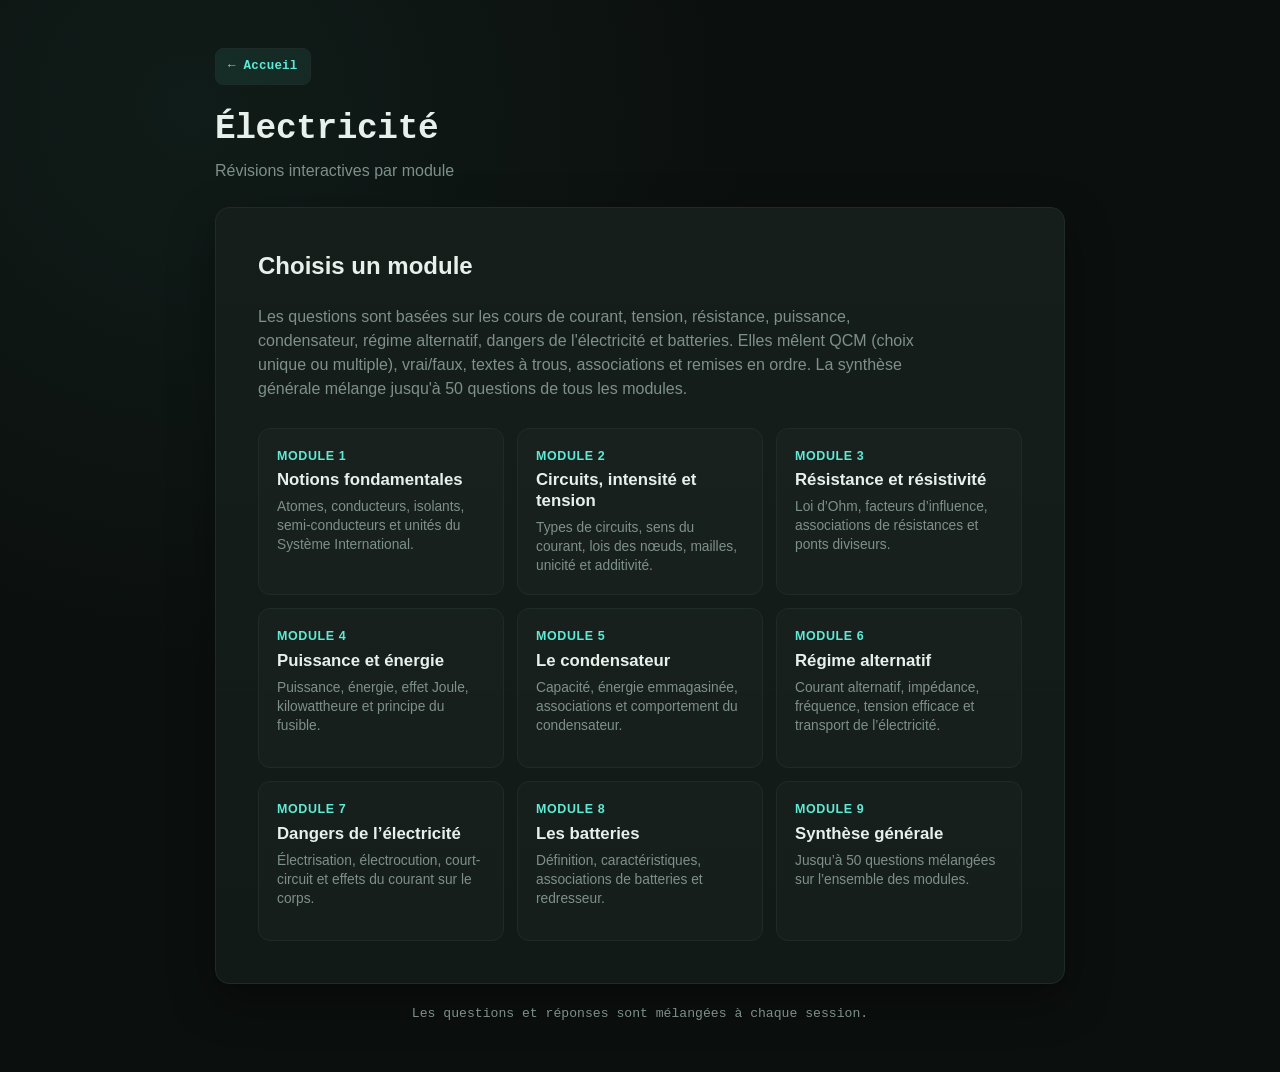
<file: electricite.html>
<!doctype html>
<html lang="fr">
<head>
  <meta charset="utf-8">
  <meta name="viewport" content="width=device-width, initial-scale=1">
  <title>QCM - Électricité</title>
  <link rel="stylesheet" href="style.css">
</head>
<body>
  <main>
    <header><a class="home-link" href="index.html">&larr; Accueil</a><h1>Électricité</h1><p class="subtitle">Révisions interactives par module</p></header>
    <section class="card" id="home"><h2>Choisis un module</h2><p class="home-intro">Les questions sont basées sur les cours de courant, tension, résistance, puissance, condensateur, régime alternatif, dangers de l'électricité et batteries. Elles mêlent QCM (choix unique ou multiple), vrai/faux, textes à trous, associations et remises en ordre. La synthèse générale mélange jusqu'à 50 questions de tous les modules.</p><div class="module-grid" id="moduleGrid"></div></section>
    <section class="card" id="quiz" aria-live="polite">
      <div class="quiz-nav"><button class="back" id="backToHome">← Retour aux modules</button><span class="module-label" id="moduleLabel"></span></div>
      <div class="meta"><span id="count"></span><span>Progression du module</span></div>
      <div class="bar"><span id="bar"></span></div>
      <p class="tag" id="theme"></p><h2 id="question"></h2><div class="answers" id="answers"></div>
      <div class="feedback" id="feedback"></div><div class="actions"><button class="verify" id="verify">Vérifier</button><button class="next" id="next">Question suivante</button></div>
    </section>
    <section class="card result" id="result"><h2 id="resultTitle">Résultat du module</h2><div class="score" id="finalScore"></div><p id="finalText"></p><h3 class="review-title">Révision ciblée</h3><p id="reviewIntro"></p><div class="review-list" id="reviewList"></div><button class="restart" id="restart">Nouvelle session du même module</button><button class="home-button" id="homeButton">Retour aux modules</button></section>
    <footer>Les questions et réponses sont mélangées à chaque session.</footer>
  </main>
  <script>
  const Q = [
  {
    "theme": "Atomes",
    "type": "single",
    "text": "Combien d'électrons au maximum la couche électronique périphérique d'un atome peut-elle contenir ?",
    "options": ["8", "4", "2", "16"],
    "answer": "8",
    "explanation": "La couche périphérique d'un atome ne peut contenir plus de 8 électrons."
  },
  {
    "theme": "Atomes",
    "type": "single",
    "text": "Les atomes ayant 1, 2 ou 3 électrons sur leur couche périphérique ont tendance à…",
    "options": ["les perdre : ce sont de bons conducteurs", "les compléter à 8 : ce sont des isolants", "ne présenter aucune tendance : ce sont des gaz rares", "former des semi-conducteurs"],
    "answer": "les perdre : ce sont de bons conducteurs",
    "explanation": "Les atomes ayant 1, 2 ou 3 électrons périphériques ont tendance à les perdre ; c'est le cas des bons conducteurs électriques."
  },
  {
    "theme": "Atomes",
    "type": "single",
    "text": "Les atomes ayant 4 électrons sur leur couche périphérique constituent la catégorie des…",
    "options": ["semi-conducteurs", "isolants", "conducteurs", "gaz rares"],
    "answer": "semi-conducteurs",
    "explanation": "Les atomes ayant 4 électrons périphériques constituent la catégorie des semi-conducteurs."
  },
  {
    "theme": "Atomes",
    "type": "single",
    "text": "Vrai ou faux : les atomes ayant 8 électrons périphériques sont les gaz rares.",
    "options": ["Vrai", "Faux"],
    "answer": "Vrai",
    "explanation": "Les atomes ayant 8 électrons périphériques n'ont aucune tendance à échanger des électrons : ce sont les gaz rares."
  },
  {
    "theme": "Atomes",
    "type": "multiple",
    "text": "Quels matériaux sont cités par le cours comme conducteurs ? (plusieurs réponses)",
    "options": ["Le cuivre", "L'aluminium", "La céramique", "Le verre"],
    "answers": ["Le cuivre", "L'aluminium"],
    "explanation": "Le cuivre et l'aluminium sont cités comme conducteurs, car leurs atomes s'échangent facilement leurs électrons ; la céramique est au contraire isolante."
  },
  {
    "theme": "Atomes",
    "type": "blank",
    "text": "Les atomes ayant 5, 6 ou 7 électrons sur leur couche périphérique ont tendance à la compléter à 8 : ce sont les ___.",
    "accept": ["isolants"],
    "explanation": "Les atomes ayant 5, 6 ou 7 électrons périphériques ont tendance à compléter leur couche à 8 : c'est le cas des isolants."
  },
  {
    "theme": "Atomes",
    "type": "match",
    "text": "Associe chaque nombre d'électrons périphériques à la catégorie d'atome correspondante.",
    "pairs": [
      ["1, 2 ou 3 électrons", "Bons conducteurs"],
      ["4 électrons", "Semi-conducteurs"],
      ["5, 6 ou 7 électrons", "Isolants"],
      ["8 électrons", "Gaz rares"]
    ],
    "explanation": "Le cours classe les atomes selon leur nombre d'électrons périphériques."
  },
  {
    "theme": "Unités",
    "type": "single",
    "text": "Combien d'unités de base compte le Système International (S.I.) ?",
    "options": ["7", "4", "10", "12"],
    "answer": "7",
    "explanation": "Le Système International comporte 7 unités de base et une multitude d'unités dérivées."
  },
  {
    "theme": "Unités",
    "type": "single",
    "text": "Quelle est l'unité du Système International pour l'intensité du courant électrique ?",
    "options": ["L'ampère (A)", "Le volt (V)", "L'ohm (Ω)", "Le watt (W)"],
    "answer": "L'ampère (A)",
    "explanation": "L'ampère (A) est l'unité du S.I. de mesure de l'intensité du courant électrique."
  },
  {
    "theme": "Unités",
    "type": "blank",
    "text": "L'ampère correspond au transport d'une charge d'___ coulomb par seconde à travers un matériau.",
    "accept": ["1", "un"],
    "explanation": "L'ampère correspond au transport d'une charge d'un coulomb par seconde à travers un matériau."
  },
  {
    "theme": "Unités",
    "type": "multiple",
    "text": "Lesquelles de ces unités font partie des 7 unités de base du Système International citées par le cours ? (plusieurs réponses)",
    "options": ["Le kilogramme (kg)", "La seconde (s)", "L'ampère (A)", "Le volt (V)", "L'ohm (Ω)"],
    "answers": ["Le kilogramme (kg)", "La seconde (s)", "L'ampère (A)"],
    "explanation": "Le volt et l'ohm sont des unités dérivées, pas des unités de base du S.I."
  },
  {
    "theme": "Circuits",
    "type": "single",
    "text": "Combien de bornes minimales possède un dipôle, le composant électrique le plus simple ?",
    "options": ["2", "1", "3", "4"],
    "answer": "2",
    "explanation": "Le dipôle possède le nombre minimal de bornes, à savoir une borne d'entrée pour le courant et une borne de sortie."
  },
  {
    "theme": "Circuits",
    "type": "single",
    "text": "Dans un circuit en série, combien de chemins possibles existe-t-il pour le courant ?",
    "options": ["Un seul", "Deux", "Autant que d'éléments", "Cela dépend du générateur"],
    "answer": "Un seul",
    "explanation": "Dans un circuit en série, tous les éléments sont reliés à la suite les uns des autres : il n'y a qu'une maille, donc un seul chemin possible pour le courant."
  },
  {
    "theme": "Circuits",
    "type": "single",
    "text": "Dans un circuit en parallèle (ou dérivation), le courant peut revenir à sa source…",
    "options": ["par plusieurs chemins", "par un seul chemin", "uniquement via le générateur", "jamais"],
    "answer": "par plusieurs chemins",
    "explanation": "Dans un circuit en parallèle, les appareils sont placés en parallèle les uns des autres : le courant peut revenir à sa source par plusieurs chemins."
  },
  {
    "theme": "Circuits",
    "type": "single",
    "text": "Vrai ou faux : un circuit mixte comporte des éléments branchés en série et en parallèle.",
    "options": ["Vrai", "Faux"],
    "answer": "Vrai",
    "explanation": "Un circuit mixte comporte des éléments branchés en série et en parallèle ; il possède donc les caractéristiques communes aux deux types."
  },
  {
    "theme": "Circuits",
    "type": "blank",
    "text": "Un circuit électrique comporte au minimum un ___, qui délivre le courant, et des récepteurs qui l'utilisent.",
    "accept": ["générateur"],
    "explanation": "Un circuit électrique est un ensemble de conducteurs et de composants parmi lesquels on retrouve au minimum un générateur, qui délivre le courant."
  },
  {
    "theme": "Circuits",
    "type": "match",
    "text": "Associe chaque type de circuit à sa caractéristique.",
    "pairs": [
      ["Circuit en série", "Un seul chemin possible pour le courant"],
      ["Circuit en parallèle", "Le courant peut revenir à sa source par plusieurs chemins"],
      ["Circuit mixte", "Comporte des éléments en série et en parallèle"]
    ],
    "explanation": "Le cours distingue ces trois grands types de circuits électriques."
  },
  {
    "theme": "Circuits",
    "type": "single",
    "text": "Vrai ou faux : le sens conventionnel du courant correspond au sens réel de déplacement des électrons.",
    "options": ["Vrai", "Faux"],
    "answer": "Faux",
    "explanation": "Par convention, le sens du courant va de la borne + à la borne -, alors que les électrons se déplacent en réalité du pôle négatif vers le pôle positif."
  },
  {
    "theme": "Circuits",
    "type": "blank",
    "text": "Dans un circuit, le générateur agit un peu comme une ___ : il refoule les électrons de son pôle négatif vers son pôle positif.",
    "accept": ["pompe"],
    "explanation": "Le générateur agit comme une pompe : les atomes de son pôle négatif refoulent les électrons vers ceux de son pôle positif qui les aspirent."
  },
  {
    "theme": "Intensité",
    "type": "single",
    "text": "Quelle formule permet de calculer l'intensité du courant ?",
    "options": ["I = Q / t", "I = U / t", "I = U x R", "I = R / t"],
    "answer": "I = Q / t",
    "explanation": "L'intensité est la quantité d'électricité qui traverse un point du circuit en une seconde : I = Q / t."
  },
  {
    "theme": "Intensité",
    "type": "single",
    "text": "Par analogie avec l'eau, l'intensité électrique correspond…",
    "options": ["au débit", "à la pression", "au volume", "à la vitesse d'écoulement"],
    "answer": "au débit",
    "explanation": "Le cours indique que l'intensité est à l'électricité ce que le débit est à l'eau."
  },
  {
    "theme": "Intensité",
    "type": "single",
    "text": "Comment se branche un ampèremètre pour mesurer l'intensité ?",
    "options": ["En série dans le circuit", "En dérivation dans le circuit", "Indifféremment en série ou en dérivation", "Uniquement aux bornes du générateur"],
    "answer": "En série dans le circuit",
    "explanation": "Pour réaliser une mesure d'intensité, l'appareil se branche toujours en série dans le circuit."
  },
  {
    "theme": "Intensité",
    "type": "single",
    "text": "Selon la loi des nœuds, la somme des intensités des courants qui arrivent à un nœud est égale à…",
    "options": ["la somme des intensités des courants qui en partent", "la moitié des intensités qui en partent", "l'intensité du générateur uniquement", "zéro"],
    "answer": "la somme des intensités des courants qui en partent",
    "explanation": "À tout instant, la somme des intensités des courants qui arrivent à un nœud est égale à la somme des intensités des courants qui en partent."
  },
  {
    "theme": "Intensité",
    "type": "single",
    "text": "D'après la loi d'unicité de l'intensité, dans un circuit en série…",
    "options": ["l'intensité du courant est la même en tous points", "l'intensité varie selon chaque dipôle", "l'intensité dépend de l'ordre des dipôles", "l'intensité est nulle"],
    "answer": "l'intensité du courant est la même en tous points",
    "explanation": "Dans un circuit électrique en série, l'intensité du courant est la même en tous points ; l'ordre des dipôles n'a aucune incidence sur leur fonctionnement."
  },
  {
    "theme": "Intensité",
    "type": "single",
    "text": "D'après la loi d'additivité, dans un circuit en dérivation, l'intensité dans la branche principale est égale à…",
    "options": ["la somme des intensités de toutes les branches dérivées", "l'intensité de la branche la plus faible", "l'intensité moyenne des branches", "zéro"],
    "answer": "la somme des intensités de toutes les branches dérivées",
    "explanation": "Dans un circuit en dérivation, la loi d'additivité indique que l'intensité dans la branche principale est égale à la somme des intensités de toutes les branches dérivées."
  },
  {
    "theme": "Intensité",
    "type": "match",
    "text": "Associe chaque loi liée à l'intensité à son énoncé.",
    "pairs": [
      ["Loi des nœuds", "La somme des intensités entrantes égale la somme des intensités sortantes à un nœud"],
      ["Loi d'unicité", "En série, l'intensité est la même en tous points du circuit"],
      ["Loi d'additivité", "En dérivation, l'intensité principale est la somme des intensités des branches"]
    ],
    "explanation": "Le cours distingue ces trois lois relatives à l'intensité du courant."
  },
  {
    "theme": "Tension",
    "type": "single",
    "text": "Avec quelle lettre note-t-on la tension électrique ?",
    "options": ["U", "I", "R", "P"],
    "answer": "U",
    "explanation": "La tension se note avec la lettre « U », son unité est le volt (V)."
  },
  {
    "theme": "Tension",
    "type": "single",
    "text": "Comment se branche un voltmètre pour mesurer une tension ?",
    "options": ["En dérivation dans le circuit", "En série dans le circuit", "Uniquement sur le générateur", "En amont du fusible"],
    "answer": "En dérivation dans le circuit",
    "explanation": "Pour réaliser une mesure de tension, l'appareil se branche toujours en dérivation dans le circuit."
  },
  {
    "theme": "Tension",
    "type": "blank",
    "text": "La tension électrique est aussi appelée « Différence De ___ » (D.D.P).",
    "accept": ["Potentiel"],
    "explanation": "La tension électrique ou « Différence De Potentiel » (D.D.P) est l'un des concepts les plus importants de l'électricité."
  },
  {
    "theme": "Tension",
    "type": "single",
    "text": "D'après la loi des mailles, dans une maille comportant deux lampes L1 et L2 en série avec le générateur, on a…",
    "options": ["U = U1 + U2", "U = U1 - U2", "U = U1 x U2", "U = U1 / U2"],
    "answer": "U = U1 + U2",
    "explanation": "La loi des mailles indique que la somme des tensions aux bornes des lampes L1 et L2 est égale à la tension U aux bornes du générateur."
  },
  {
    "theme": "Tension",
    "type": "single",
    "text": "Vrai ou faux : la tension aux bornes d'un fil ou d'un interrupteur fermé est nulle.",
    "options": ["Vrai", "Faux"],
    "answer": "Vrai",
    "explanation": "La loi des mailles précise que la tension aux bornes d'un fil ou d'un interrupteur fermé est nulle."
  },
  {
    "theme": "Tension",
    "type": "single",
    "text": "D'après la loi d'unicité des tensions, dans un circuit en dérivation, la tension aux bornes de chaque dipôle est…",
    "options": ["égale à la tension du générateur", "égale à la moitié de la tension du générateur", "nulle", "dépendante de la position du dipôle"],
    "answer": "égale à la tension du générateur",
    "explanation": "Dans un circuit en dérivation, la tension aux bornes de chaque dipôle est égale à la tension du générateur."
  },
  {
    "theme": "Tension",
    "type": "match",
    "text": "Associe chaque loi liée à la tension à son énoncé.",
    "pairs": [
      ["Loi des mailles", "La somme des tensions dans une maille égale la tension du générateur"],
      ["Loi d'unicité (tension)", "En dérivation, la tension de chaque dipôle égale celle du générateur"]
    ],
    "explanation": "Le cours distingue ces deux lois relatives à la tension du circuit."
  },
  {
    "theme": "Résistance",
    "type": "single",
    "text": "Quelle est l'unité de la résistance électrique ?",
    "options": ["L'ohm (Ω)", "Le volt (V)", "L'ampère (A)", "Le farad (F)"],
    "answer": "L'ohm (Ω)",
    "explanation": "La grandeur résistance se note R et son unité est l'ohm (Ω)."
  },
  {
    "theme": "Résistance",
    "type": "single",
    "text": "Quel est l'énoncé de la loi d'Ohm ?",
    "options": ["U = R x I", "I = R x U", "R = U + I", "U = R + I"],
    "answer": "U = R x I",
    "explanation": "La loi d'Ohm énonce que la tension aux bornes d'un dipôle est égale au produit de sa résistance par le courant qui le traverse : U = R x I."
  },
  {
    "theme": "Résistance",
    "type": "single",
    "text": "La résistance d'un fil augmente lorsque…",
    "options": ["sa longueur s'accroît", "sa longueur diminue", "sa section augmente", "on change son diamètre pour l'augmenter"],
    "answer": "sa longueur s'accroît",
    "explanation": "Les électrons ayant un chemin plus long à parcourir sont davantage freinés : la résistance d'un fil augmente quand sa longueur s'accroît."
  },
  {
    "theme": "Résistance",
    "type": "single",
    "text": "La résistance d'un fil augmente lorsque…",
    "options": ["sa section diminue", "sa section augmente", "sa longueur diminue", "sa température diminue"],
    "answer": "sa section diminue",
    "explanation": "Un fil plus fin laisse circuler le courant avec plus de difficulté : la résistance d'un fil augmente quand sa section diminue."
  },
  {
    "theme": "Résistance",
    "type": "single",
    "text": "Vrai ou faux : la résistance d'un fil dépend de la nature du matériau qui le compose.",
    "options": ["Vrai", "Faux"],
    "answer": "Vrai",
    "explanation": "Le cuivre conduisant mieux que l'alliage nickel-chrome, la résistance d'un fil dépend bien de la nature du matériau."
  },
  {
    "theme": "Résistance",
    "type": "single",
    "text": "Quelle est la formule de la résistance équivalente à des résistances associées en série ?",
    "options": ["R = R1 + R2", "1/R = 1/R1 + 1/R2", "R = R1 x R2", "R = R1 - R2"],
    "answer": "R = R1 + R2",
    "explanation": "La résistance d'un ensemble de résistances en série est égale à la somme de leurs résistances."
  },
  {
    "theme": "Résistance",
    "type": "single",
    "text": "Quelle est la formule de la résistance équivalente à des résistances associées en parallèle ?",
    "options": ["1/R = 1/R1 + 1/R2", "R = R1 + R2", "R = R1 x R2", "R = (R1 + R2) / 2"],
    "answer": "1/R = 1/R1 + 1/R2",
    "explanation": "La résistance d'un ensemble de résistances en parallèle est égale à l'inverse de la somme des inverses."
  },
  {
    "theme": "Résistance",
    "type": "blank",
    "text": "La résistivité d'un matériau se note ___.",
    "accept": ["ρ", "rho"],
    "explanation": "La résistivité se note ρ (rho) et s'exprime en Ω.m."
  },
  {
    "theme": "Résistance",
    "type": "single",
    "text": "Quelle est la formule liant résistance et résistivité d'un fil ?",
    "options": ["R = ρ x (L / S)", "R = ρ x (S / L)", "R = ρ + L + S", "R = ρ / (L x S)"],
    "answer": "R = ρ x (L / S)",
    "explanation": "La résistance d'un fil se calcule par R = ρ x (L / S), où L est la longueur et S la section."
  },
  {
    "theme": "Résistance",
    "type": "blank",
    "text": "L'inverse de la résistivité est appelé la ___ électrique.",
    "accept": ["conductivité"],
    "explanation": "L'inverse de la résistivité est appelée la conductivité électrique (σ = 1/ρ)."
  },
  {
    "theme": "Résistance",
    "type": "single",
    "text": "Le pont diviseur de tension est un montage qui permet de…",
    "options": ["diviser une tension d'entrée", "diviser un courant d'entrée", "multiplier la tension d'entrée", "stocker de l'énergie"],
    "answer": "diviser une tension d'entrée",
    "explanation": "Le diviseur de tension est un montage électronique simple qui permet de diviser une tension d'entrée, à l'aide par exemple de deux résistances en série."
  },
  {
    "theme": "Résistance",
    "type": "single",
    "text": "Le pont diviseur de courant est un montage qui permet d'obtenir…",
    "options": ["un courant proportionnel à un autre courant", "une tension proportionnelle à une autre tension", "une résistance nulle", "un court-circuit contrôlé"],
    "answer": "un courant proportionnel à un autre courant",
    "explanation": "Le diviseur de courant est un montage électronique simple qui permet d'obtenir un courant proportionnel à un autre courant."
  },
  {
    "theme": "Résistance",
    "type": "match",
    "text": "Associe chaque association de résistances à sa caractéristique.",
    "pairs": [
      ["Résistances en série", "Le courant est identique dans toutes les résistances"],
      ["Résistances en parallèle", "La tension est identique aux bornes de toutes les résistances"]
    ],
    "explanation": "Le cours distingue le comportement du courant et de la tension selon le mode d'association des résistances."
  },
  {
    "theme": "Puissance",
    "type": "single",
    "text": "Quelle formule donne la puissance électrique en courant continu ?",
    "options": ["P = U x I", "P = U / I", "P = U + I", "P = R x I"],
    "answer": "P = U x I",
    "explanation": "La puissance électrique reçue par un récepteur ou fournie par un générateur s'écrit P = U x I."
  },
  {
    "theme": "Puissance",
    "type": "single",
    "text": "Quelle est l'unité de la puissance électrique ?",
    "options": ["Le watt (W)", "Le joule (J)", "Le volt (V)", "L'ampère (A)"],
    "answer": "Le watt (W)",
    "explanation": "La puissance électrique P = U x I s'exprime en watt."
  },
  {
    "theme": "Puissance",
    "type": "single",
    "text": "Quelle formule donne l'énergie électrique consommée par un appareil ?",
    "options": ["E = P x t", "E = P / t", "E = P + t", "E = U x t"],
    "answer": "E = P x t",
    "explanation": "L'énergie électrique consommée par un appareil fonctionnant avec une puissance P pendant une durée t s'exprime par E = P x t."
  },
  {
    "theme": "Puissance",
    "type": "single",
    "text": "Quelle est la formule de la loi de Joule ?",
    "options": ["W = R x I² x t", "W = U x I", "W = R x I", "W = U / I x t"],
    "answer": "W = R x I² x t",
    "explanation": "En remplaçant U par R x I dans W = U.I.t, on obtient la loi de Joule : W = R x I² x t."
  },
  {
    "theme": "Puissance",
    "type": "single",
    "text": "L'effet Joule correspond…",
    "options": ["au dégagement de chaleur accompagnant le passage d'un courant dans un conducteur résistant", "à la production de lumière par un conducteur", "à la disparition de la résistance d'un conducteur chauffé", "à l'augmentation de la tension d'un circuit"],
    "answer": "au dégagement de chaleur accompagnant le passage d'un courant dans un conducteur résistant",
    "explanation": "L'effet Joule correspond au dégagement de chaleur qui accompagne le passage d'un courant électrique dans un matériau conducteur lui opposant une résistance."
  },
  {
    "theme": "Puissance",
    "type": "single",
    "text": "Vrai ou faux : 1 kWh correspond à 3 600 000 joules.",
    "options": ["Vrai", "Faux"],
    "answer": "Vrai",
    "explanation": "1 kWh correspond à une puissance de 1000 watts consommée pendant une heure (3600 s), soit E = 1000 x 3600 = 3 600 000 J."
  },
  {
    "theme": "Puissance",
    "type": "blank",
    "text": "Le kilowattheure est notamment l'unité utilisée par ___ pour l'énergie consommée par une installation électrique.",
    "accept": ["EDF"],
    "explanation": "Le kilowattheure est notamment l'unité utilisée par EDF pour l'énergie consommée par une installation électrique."
  },
  {
    "theme": "Puissance",
    "type": "single",
    "text": "Un fusible est destiné à…",
    "options": ["protéger une ligne ou un appareil contre un courant d'intensité trop élevée", "augmenter la puissance d'un circuit", "stocker de l'énergie électrique", "convertir un courant alternatif en courant continu"],
    "answer": "protéger une ligne ou un appareil contre un courant d'intensité trop élevée",
    "explanation": "Un fusible est un dipôle destiné à protéger une ligne électrique ou un appareil contre un courant électrique d'intensité trop élevée."
  },
  {
    "theme": "Puissance",
    "type": "single",
    "text": "Comment un fusible interrompt-il le circuit en cas de surcharge ?",
    "options": ["Son fin fil métallique fond sous l'effet Joule et ouvre le circuit", "Il se met automatiquement en position ouverte électroniquement", "Il augmente sa résistance jusqu'à bloquer le courant", "Il convertit le courant en chaleur sans jamais fondre"],
    "answer": "Son fin fil métallique fond sous l'effet Joule et ouvre le circuit",
    "explanation": "Le fil métallique du fusible s'échauffe par effet Joule et fond si sa température dépasse une certaine limite, ce qui ouvre le circuit."
  },
  {
    "theme": "Puissance",
    "type": "multiple",
    "text": "En quelles formes d'énergie l'énergie électrique reçue par un appareil peut-elle être convertie, selon le cours ? (plusieurs réponses)",
    "options": ["Énergie thermique", "Énergie mécanique", "Énergie de rayonnement", "Énergie chimique", "Énergie nucléaire"],
    "answers": ["Énergie thermique", "Énergie mécanique", "Énergie de rayonnement", "Énergie chimique"],
    "explanation": "Le cours cite la conversion en énergie thermique, mécanique, de rayonnement et chimique ; l'énergie nucléaire n'est pas citée."
  },
  {
    "theme": "Puissance",
    "type": "match",
    "text": "Associe chaque forme d'énergie à un exemple d'appareil cité par le cours.",
    "pairs": [
      ["Énergie thermique", "Radiateur, fer à repasser"],
      ["Énergie mécanique", "Moteur"],
      ["Énergie de rayonnement", "Lampe, four à micro-ondes"],
      ["Énergie chimique", "Batterie en charge"]
    ],
    "explanation": "Le cours illustre chaque forme d'énergie par un exemple d'appareil électrique."
  },
  {
    "theme": "Condensateur",
    "type": "single",
    "text": "Quelle formule définit la capacité d'un condensateur ?",
    "options": ["C = Q / U", "C = U / Q", "C = Q x U", "C = Q + U"],
    "answer": "C = Q / U",
    "explanation": "La capacité d'un condensateur est définie par C = Q / U, où Q est la charge en coulomb et U la tension en volt."
  },
  {
    "theme": "Condensateur",
    "type": "single",
    "text": "Quelle est l'unité de la capacité d'un condensateur ?",
    "options": ["Le farad (F)", "Le coulomb (C)", "Le volt (V)", "L'ohm (Ω)"],
    "answer": "Le farad (F)",
    "explanation": "La capacité d'un condensateur s'exprime en farad (F)."
  },
  {
    "theme": "Condensateur",
    "type": "single",
    "text": "Quelle formule donne l'énergie emmagasinée par un condensateur ?",
    "options": ["E = 0,5 x C x U²", "E = C x U", "E = C / U", "E = C + U"],
    "answer": "E = 0,5 x C x U²",
    "explanation": "L'énergie électrique emmagasinée par un condensateur s'exprime par E = 0,5 x C x U²."
  },
  {
    "theme": "Condensateur",
    "type": "single",
    "text": "La capacité équivalente à un groupement de condensateurs en parallèle est égale à…",
    "options": ["la somme des capacités", "l'inverse de la somme des inverses", "la différence des capacités", "la moyenne des capacités"],
    "answer": "la somme des capacités",
    "explanation": "En parallèle, la capacité équivalente est égale à la somme des capacités des condensateurs du groupement."
  },
  {
    "theme": "Condensateur",
    "type": "single",
    "text": "Vrai ou faux : dans une association en série de condensateurs, la capacité équivalente est plus petite que celles des condensateurs utilisés.",
    "options": ["Vrai", "Faux"],
    "answer": "Vrai",
    "explanation": "En série, l'inverse de la capacité équivalente est la somme des inverses, ce qui donne une capacité équivalente plus petite que chaque condensateur."
  },
  {
    "theme": "Condensateur",
    "type": "single",
    "text": "Vrai ou faux : un condensateur complètement chargé bloque le passage du courant continu.",
    "options": ["Vrai", "Faux"],
    "answer": "Vrai",
    "explanation": "Lorsqu'il est complètement chargé, le condensateur se comporte comme une résistance infinie et bloque le passage du courant continu."
  },
  {
    "theme": "Condensateur",
    "type": "single",
    "text": "Vrai ou faux : un condensateur laisse passer le courant alternatif.",
    "options": ["Vrai", "Faux"],
    "answer": "Vrai",
    "explanation": "Raccordé à une tension alternative, le condensateur se charge et se décharge à chaque alternance, laissant ainsi passer le mouvement des électrons du courant alternatif."
  },
  {
    "theme": "Condensateur",
    "type": "blank",
    "text": "Un condensateur est constitué de deux ___ conductrices séparées par un isolant appelé diélectrique.",
    "accept": ["armatures"],
    "explanation": "Le condensateur est l'ensemble de deux surfaces conductrices, appelées armatures, séparées par un isolant (diélectrique)."
  },
  {
    "theme": "Condensateur",
    "type": "multiple",
    "text": "Quels usages du condensateur sont cités par le cours ? (plusieurs réponses)",
    "options": ["Séparer courant continu et courant alternatif", "Déparasiter des signaux", "Réduire les instabilités d'un circuit", "Augmenter durablement la résistance d'un circuit", "Faciliter le démarrage de certains moteurs"],
    "answers": ["Séparer courant continu et courant alternatif", "Déparasiter des signaux", "Réduire les instabilités d'un circuit", "Faciliter le démarrage de certains moteurs"],
    "explanation": "Le cours cite ces usages du condensateur ; augmenter la résistance d'un circuit n'en fait pas partie."
  },
  {
    "theme": "Condensateur",
    "type": "match",
    "text": "Associe chaque sous-unité du farad à sa valeur.",
    "pairs": [
      ["Millifarad (mF)", "10⁻³ farad"],
      ["Microfarad (µF)", "10⁻⁶ farad"],
      ["Nanofarad (nF)", "10⁻⁹ farad"],
      ["Picofarad (pF)", "10⁻¹² farad"]
    ],
    "explanation": "Le farad étant une unité très grande, le cours utilise plus couramment ces sous-unités."
  },
  {
    "theme": "Alternatif",
    "type": "single",
    "text": "Que signifie l'acronyme AC utilisé pour désigner le courant alternatif ?",
    "options": ["Alternative Current", "Alternating Circuit", "Active Current", "Automatic Circuit"],
    "answer": "Alternative Current",
    "explanation": "Le courant alternatif (AC pour Alternative Current) transporte des quantités d'électricité alternativement égales dans les deux sens."
  },
  {
    "theme": "Alternatif",
    "type": "single",
    "text": "Le courant alternatif est typiquement produit par…",
    "options": ["un alternateur", "une batterie", "un condensateur", "un redresseur"],
    "answer": "un alternateur",
    "explanation": "Le courant alternatif est typiquement produit par des générateurs tournants de type alternateur, utilisés dans les centrales de production."
  },
  {
    "theme": "Alternatif",
    "type": "single",
    "text": "Qu'est-ce qu'un alternateur, selon le cours ?",
    "options": ["Un convertisseur d'énergie cinétique en énergie électrique", "Un convertisseur d'énergie électrique en énergie cinétique", "Un dispositif de stockage d'énergie chimique", "Un composant qui bloque le courant continu"],
    "answer": "Un convertisseur d'énergie cinétique en énergie électrique",
    "explanation": "Un alternateur, association d'une bobine et d'un aimant tournant, est un convertisseur d'énergie cinétique en énergie électrique."
  },
  {
    "theme": "Alternatif",
    "type": "single",
    "text": "Quelle formule définit l'impédance d'une résistance en courant alternatif ?",
    "options": ["Z = U / I", "Z = U x I", "Z = U + I", "Z = I / U"],
    "answer": "Z = U / I",
    "explanation": "La définition de l'impédance pour une résistance généralise la loi d'Ohm au courant alternatif : Z = U / I."
  },
  {
    "theme": "Alternatif",
    "type": "single",
    "text": "Quelle formule permet de calculer la fréquence d'une tension périodique ?",
    "options": ["f = 1 / T", "f = T", "f = T x 2", "f = 2 / T"],
    "answer": "f = 1 / T",
    "explanation": "La fréquence f, exprimée en hertz, se calcule à partir de la période T (en secondes) par f = 1 / T."
  },
  {
    "theme": "Alternatif",
    "type": "blank",
    "text": "La fréquence d'une tension périodique s'exprime en ___.",
    "accept": ["Hertz", "Hz"],
    "explanation": "La fréquence se note f et s'exprime en Hertz (Hz), ou avec une unité dérivée."
  },
  {
    "theme": "Alternatif",
    "type": "single",
    "text": "Quelle formule permet de déduire la tension efficace à partir de la tension maximale (crête) ?",
    "options": ["Ueff = Umax / √2", "Ueff = Umax x 2", "Ueff = Umax x √2", "Ueff = Umax / 2"],
    "answer": "Ueff = Umax / √2",
    "explanation": "La tension efficace se déduit de la tension maximale (ou crête) par la formule Ueff = Umax / √2."
  },
  {
    "theme": "Alternatif",
    "type": "single",
    "text": "Vrai ou faux : en mode continu, un multimètre mesurant une tension alternative sinusoïdale affichera 0 V.",
    "options": ["Vrai", "Faux"],
    "answer": "Vrai",
    "explanation": "En mode continu, l'appareil donne le résultat d'une tension moyenne, qui vaut 0 V pour une tension alternative sinusoïdale : il faut sélectionner le calibre alternatif."
  },
  {
    "theme": "Alternatif",
    "type": "multiple",
    "text": "Quels intérêts du courant alternatif sont cités par le cours ? (plusieurs réponses)",
    "options": ["Les alternateurs ont un meilleur rendement que les générateurs de courant continu", "Le courant alternatif est facile à transformer en courant continu", "La tension alternative peut aisément être élevée ou abaissée", "Il ne subit aucune perte lors du transport", "Il ne peut pas être produit par des centrales nucléaires"],
    "answers": ["Les alternateurs ont un meilleur rendement que les générateurs de courant continu", "Le courant alternatif est facile à transformer en courant continu", "La tension alternative peut aisément être élevée ou abaissée"],
    "explanation": "Le cours cite ces trois intérêts du courant alternatif pour la production et le transport de l'électricité."
  },
  {
    "theme": "Alternatif",
    "type": "single",
    "text": "Pourquoi élève-t-on la tension lors du transport de l'électricité ?",
    "options": ["Pour réduire l'intensité et limiter les pertes", "Pour augmenter l'intensité et le débit", "Pour éviter d'utiliser des alternateurs", "Pour transformer le courant alternatif en courant continu"],
    "answer": "Pour réduire l'intensité et limiter les pertes",
    "explanation": "En élevant la tension, on réduit l'intensité pour limiter les pertes dans les conducteurs tout en véhiculant la même puissance."
  },
  {
    "theme": "Dangers",
    "type": "single",
    "text": "Quelle est la résistance moyenne du corps humain en basse tension, retenue par le cours ?",
    "options": ["2000 Ω", "200 Ω", "20 000 Ω", "500 Ω"],
    "answer": "2000 Ω",
    "explanation": "Le cours retient comme valeur de résistance moyenne du corps humain en basse tension, tout facteur confondu, 2000 Ω."
  },
  {
    "theme": "Dangers",
    "type": "single",
    "text": "Qu'est-ce que l'électrisation ?",
    "options": ["Le passage d'un courant électrique dans le corps", "Une électrisation mortelle", "Un court-circuit dans le corps humain", "Une décharge lumineuse sans contact"],
    "answer": "Le passage d'un courant électrique dans le corps",
    "explanation": "L'électrisation désigne le passage d'un courant électrique dans le corps ; l'électrocution est une électrisation mortelle."
  },
  {
    "theme": "Dangers",
    "type": "single",
    "text": "Qu'est-ce que l'électrocution ?",
    "options": ["Une électrisation mortelle", "Le simple passage d'un courant dans le corps sans danger", "Un court-circuit sans conséquence", "Une décharge statique bénigne"],
    "answer": "Une électrisation mortelle",
    "explanation": "L'électrocution est une électrisation mortelle, contrairement à l'électrisation qui désigne simplement le passage d'un courant dans le corps."
  },
  {
    "theme": "Dangers",
    "type": "multiple",
    "text": "Quelles causes d'électrisation sont citées par le cours ? (plusieurs réponses)",
    "options": ["Un contact direct avec une partie active d'un circuit", "Un contact indirect avec une masse métallique", "Un amorçage d'arc électrique", "Un foudroiement", "Une simple exposition à un champ magnétique"],
    "answers": ["Un contact direct avec une partie active d'un circuit", "Un contact indirect avec une masse métallique", "Un amorçage d'arc électrique", "Un foudroiement"],
    "explanation": "Le cours cite le contact direct, le contact indirect, l'amorçage d'arc électrique et le foudroiement comme causes d'électrisation."
  },
  {
    "theme": "Dangers",
    "type": "single",
    "text": "Vrai ou faux : un récepteur court-circuité risque d'être endommagé.",
    "options": ["Vrai", "Faux"],
    "answer": "Faux",
    "explanation": "Un récepteur court-circuité ne reçoit plus de courant et cesse simplement de fonctionner, sans risque d'être endommagé."
  },
  {
    "theme": "Dangers",
    "type": "single",
    "text": "Le courant électrique traversant le corps humain devient perceptible à partir de…",
    "options": ["0,5 mA", "10 mA", "30 mA", "75 mA"],
    "answer": "0,5 mA",
    "explanation": "Le courant électrique parcourant le corps humain devient perceptible dès 0,5 mA."
  },
  {
    "theme": "Dangers",
    "type": "single",
    "text": "À partir de quel seuil parle-t-on du « seuil de non lâché » ?",
    "options": ["10 mA", "0,5 mA", "30 mA", "75 mA"],
    "answer": "10 mA",
    "explanation": "10 mA est appelé le seuil de non lâché : la personne électrisée ne peut plus relâcher le contact."
  },
  {
    "theme": "Dangers",
    "type": "single",
    "text": "Quel seuil correspond à la paralysie respiratoire, pouvant aller jusqu'à l'asphyxie ?",
    "options": ["30 mA", "10 mA", "0,5 mA", "75 mA"],
    "answer": "30 mA",
    "explanation": "30 mA est le seuil de paralysie respiratoire : le blocage musculaire au niveau de la cage thoracique peut entraîner l'asphyxie."
  },
  {
    "theme": "Dangers",
    "type": "single",
    "text": "Quel seuil correspond à la fibrillation ventriculaire, pouvant causer un arrêt cardiaque ?",
    "options": ["75 mA", "30 mA", "10 mA", "0,5 mA"],
    "answer": "75 mA",
    "explanation": "75 mA est appelé le seuil de fibrillation ventriculaire : l'action du courant désorganise le rythme cardiaque et peut causer un arrêt cardiaque."
  },
  {
    "theme": "Dangers",
    "type": "match",
    "text": "Associe chaque seuil de courant à son effet sur le corps humain.",
    "pairs": [
      ["0,5 mA", "Seuil de perception"],
      ["10 mA", "Seuil de non lâché"],
      ["30 mA", "Seuil de paralysie respiratoire"],
      ["75 mA", "Seuil de fibrillation ventriculaire"]
    ],
    "explanation": "Le cours détaille ces quatre seuils d'intensité et leurs effets respectifs sur le corps humain."
  },
  {
    "theme": "Dangers",
    "type": "order",
    "text": "Remets dans l'ordre croissant d'intensité ces seuils de courant traversant le corps humain.",
    "items": ["Seuil de perception (0,5 mA)", "Seuil de non lâché (10 mA)", "Seuil de paralysie respiratoire (30 mA)", "Seuil de fibrillation ventriculaire (75 mA)"],
    "explanation": "Le cours présente ces seuils par intensité croissante, du plus faible (perception) au plus dangereux (fibrillation ventriculaire)."
  },
  {
    "theme": "Batteries",
    "type": "single",
    "text": "Qu'est-ce qu'une batterie d'accumulateurs, selon le cours ?",
    "options": ["Un dispositif qui stocke de l'énergie électrique sous forme chimique et la restitue en courant continu", "Un dispositif qui stocke de l'énergie sous forme de courant alternatif", "Un composant qui convertit le courant continu en courant alternatif", "Un dipôle qui protège un circuit contre les surintensités"],
    "answer": "Un dispositif qui stocke de l'énergie électrique sous forme chimique et la restitue en courant continu",
    "explanation": "Une batterie stocke de l'énergie électrique sous une forme chimique, puis la libère sous forme de courant continu de manière contrôlée."
  },
  {
    "theme": "Batteries",
    "type": "single",
    "text": "Un montage de batteries en série permet de…",
    "options": ["doubler la tension totale", "doubler la capacité totale", "diviser la tension par deux", "annuler la tension"],
    "answer": "doubler la tension totale",
    "explanation": "Le montage en série de deux batteries identiques permet de doubler la tension totale, donc leur puissance."
  },
  {
    "theme": "Batteries",
    "type": "single",
    "text": "Un montage de batteries en parallèle permet de…",
    "options": ["doubler la capacité totale", "doubler la tension totale", "réduire l'autonomie", "annuler la capacité"],
    "answer": "doubler la capacité totale",
    "explanation": "Le montage en parallèle de deux batteries identiques permet de doubler la capacité totale, donc leur autonomie."
  },
  {
    "theme": "Batteries",
    "type": "single",
    "text": "Quel est le rôle d'un redresseur ?",
    "options": ["Convertir un courant alternatif en courant continu", "Convertir un courant continu en courant alternatif", "Stocker de l'énergie électrique", "Diviser une tension d'entrée"],
    "answer": "Convertir un courant alternatif en courant continu",
    "explanation": "Un redresseur, également appelé convertisseur alternatif-continu, convertit un courant alternatif (CA) en courant continu (CC)."
  },
  {
    "theme": "Batteries",
    "type": "blank",
    "text": "La capacité d'une batterie s'exprime en coulomb ou en ___.",
    "accept": ["ampère-heure", "Ah"],
    "explanation": "La capacité (ou autonomie) de la batterie représente la quantité de charges électriques qu'elle peut stocker et s'exprime en coulomb ou en ampère-heure (Ah)."
  },
  {
    "theme": "Batteries",
    "type": "single",
    "text": "Vrai ou faux : avant de mettre des batteries en série ou en parallèle, elles doivent être identiques et non déchargées.",
    "options": ["Vrai", "Faux"],
    "answer": "Vrai",
    "explanation": "Les batteries doivent être identiques, achetées au même moment et non déchargées avant de réaliser une mise en série ou en parallèle."
  },
  {
    "theme": "Batteries",
    "type": "match",
    "text": "Associe chaque grandeur caractérisant une batterie à son unité.",
    "pairs": [
      ["Tension", "Volt (V)"],
      ["Énergie", "Kilowattheure (kWh)"],
      ["Capacité", "Ampère-heure (Ah)"]
    ],
    "explanation": "Le cours cite ces trois grandeurs principales caractérisant une batterie, chacune avec son unité."
  }
  ];

  const MODULES = [
    { id: 'm1', number: 'Module 1', name: 'Notions fondamentales', description: 'Atomes, conducteurs, isolants, semi-conducteurs et unités du Système International.', themes: ['Atomes', 'Unités'] },
    { id: 'm2', number: 'Module 2', name: 'Circuits, intensité et tension', description: 'Types de circuits, sens du courant, lois des nœuds, mailles, unicité et additivité.', themes: ['Circuits', 'Intensité', 'Tension'] },
    { id: 'm3', number: 'Module 3', name: 'Résistance et résistivité', description: 'Loi d’Ohm, facteurs d’influence, associations de résistances et ponts diviseurs.', themes: ['Résistance'] },
    { id: 'm4', number: 'Module 4', name: 'Puissance et énergie', description: 'Puissance, énergie, effet Joule, kilowattheure et principe du fusible.', themes: ['Puissance'] },
    { id: 'm5', number: 'Module 5', name: 'Le condensateur', description: 'Capacité, énergie emmagasinée, associations et comportement du condensateur.', themes: ['Condensateur'] },
    { id: 'm6', number: 'Module 6', name: 'Régime alternatif', description: 'Courant alternatif, impédance, fréquence, tension efficace et transport de l’électricité.', themes: ['Alternatif'] },
    { id: 'm7', number: 'Module 7', name: 'Dangers de l’électricité', description: 'Électrisation, électrocution, court-circuit et effets du courant sur le corps.', themes: ['Dangers'] },
    { id: 'm8', number: 'Module 8', name: 'Les batteries', description: 'Définition, caractéristiques, associations de batteries et redresseur.', themes: ['Batteries'] },
    { id: 'm9', number: 'Module 9', name: 'Synthèse générale', description: 'Jusqu’à 50 questions mélangées sur l’ensemble des modules.', themes: null, synthesis: true }
  ];

  const $ = id => document.getElementById(id);
  const norm = s => (s || '').toString().trim().toLowerCase()
    .normalize('NFD').replace(/[̀-ͯ]/g, '')
    .replace(/[’']/g, "'").replace(/\s+/g, ' ');
  const arraysEqual = (a, b) => a.length === b.length && a.every((v, i) => v === b[i]);

  let session = [], index = 0, score = 0, locked = false, themeStats = {}, currentTopic = null, currentModule = null;
  let selected = new Set(), orderList = [];
  const shuffle = list => [...list].sort(() => Math.random() - .5);
  const moduleQuestions = module => module.synthesis ? Q : Q.filter(q => module.themes.includes(q.theme));

  function renderHome() {
    $('moduleGrid').replaceChildren(...MODULES.map(module => {
      const b = document.createElement('button'); b.className = 'module';
      b.innerHTML = `<span class="module-number">${module.number}</span><h2>${module.name}</h2><p>${module.description}</p>`;
      b.onclick = () => startModule(module); return b;
    }));
  }
  function startModule(module) {
    currentModule = module; currentTopic = null;
    const available = moduleQuestions(module);
    session = shuffle(available).slice(0, Math.min(module.synthesis ? 50 : available.length, available.length));
    index = 0; score = 0; themeStats = {};
    $('home').style.display = 'none'; $('quiz').style.display = 'block'; $('result').classList.remove('show'); $('moduleLabel').textContent = module.name; render();
  }
  function startTopic(topic) {
    currentTopic = topic; currentModule = null;
    const available = Q.filter(q => q.theme === topic);
    session = shuffle(available); index = 0; score = 0; themeStats = {};
    $('quiz').style.display = 'block'; $('result').classList.remove('show'); $('moduleLabel').textContent = `Révision ciblée : ${topic}`; render();
  }

  function render() {
    locked = false; selected = new Set(); orderList = [];
    const q = session[index];
    $('count').textContent = `Question ${index + 1} / ${session.length}`; $('bar').style.width = `${(index / session.length) * 100}%`;
    $('theme').textContent = `${currentTopic ? 'Révision ciblée' : currentModule.name} · ${q.theme}`;
    $('question').textContent = q.text;
    $('feedback').className = 'feedback'; $('feedback').innerHTML = '';
    $('next').classList.remove('show'); $('verify').classList.remove('show');
    const area = $('answers'); area.replaceChildren(); area.className = 'answers';

    if (q.type === 'multiple') {
      area.replaceChildren(...shuffle(q.options).map(option => {
        const b = document.createElement('button'); b.className = 'answer multi';
        b.innerHTML = `<span class="checkbox"></span><span>${option}</span>`;
        b.onclick = () => toggleMulti(option, b); return b;
      }));
      $('verify').classList.add('show');
    } else if (q.type === 'blank') {
      const wrap = document.createElement('div'); wrap.className = 'blank-wrap';
      const input = document.createElement('input'); input.type = 'text'; input.className = 'blank-input'; input.id = 'blankInput';
      input.placeholder = 'Ta réponse…'; input.autocomplete = 'off';
      input.addEventListener('keydown', e => { if (e.key === 'Enter' && !locked) verify(); });
      wrap.appendChild(input); area.appendChild(wrap);
      $('verify').classList.add('show');
      setTimeout(() => input.focus(), 30);
    } else if (q.type === 'match') {
      const rightValues = shuffle(q.pairs.map(p => p[1]));
      const grid = document.createElement('div'); grid.className = 'match-grid';
      q.pairs.forEach(pair => {
        const row = document.createElement('div'); row.className = 'match-row';
        const left = document.createElement('span'); left.className = 'match-left'; left.textContent = pair[0];
        const select = document.createElement('select'); select.className = 'match-select'; select.dataset.left = pair[0];
        const empty = document.createElement('option'); empty.value = ''; empty.textContent = 'Choisir…'; select.appendChild(empty);
        rightValues.forEach(v => { const o = document.createElement('option'); o.value = v; o.textContent = v; select.appendChild(o); });
        row.append(left, select); grid.appendChild(row);
      });
      area.appendChild(grid);
      $('verify').classList.add('show');
    } else if (q.type === 'order') {
      orderList = shuffle(q.items);
      renderOrderList(area);
      $('verify').classList.add('show');
    } else {
      const letters = ['A', 'B', 'C', 'D', 'E'];
      area.replaceChildren(...shuffle(q.options).map((option, i) => {
        const b = document.createElement('button'); b.className = 'answer';
        b.innerHTML = `<span class="letter">${letters[i] || (i + 1)}</span><span>${option}</span>`;
        b.onclick = () => answer(option, b); return b;
      }));
    }
  }

  function renderOrderList(area) {
    area.replaceChildren();
    const list = document.createElement('div'); list.className = 'order-list';
    orderList.forEach((item, i) => {
      const row = document.createElement('div'); row.className = 'order-item';
      const up = document.createElement('button'); up.type = 'button'; up.className = 'order-btn'; up.textContent = '↑'; up.disabled = i === 0;
      up.onclick = () => { if (locked) return; [orderList[i - 1], orderList[i]] = [orderList[i], orderList[i - 1]]; renderOrderList(area); };
      const down = document.createElement('button'); down.type = 'button'; down.className = 'order-btn'; down.textContent = '↓'; down.disabled = i === orderList.length - 1;
      down.onclick = () => { if (locked) return; [orderList[i + 1], orderList[i]] = [orderList[i], orderList[i + 1]]; renderOrderList(area); };
      const num = document.createElement('span'); num.className = 'order-num'; num.textContent = i + 1;
      const label = document.createElement('span'); label.className = 'order-label'; label.textContent = item;
      const controls = document.createElement('span'); controls.className = 'order-controls'; controls.append(up, down);
      row.append(num, label, controls); list.appendChild(row);
    });
    area.appendChild(list);
  }

  function toggleMulti(choice, b) {
    if (locked) return;
    if (selected.has(choice)) { selected.delete(choice); b.classList.remove('selected'); }
    else { selected.add(choice); b.classList.add('selected'); }
  }

  function recordStat(theme, ok) { themeStats[theme] ||= { total: 0, correct: 0 }; themeStats[theme].total++; if (ok) themeStats[theme].correct++; }
  function showFeedback(ok, explanation) {
    $('feedback').className = `feedback show ${ok ? 'good' : 'bad'}`;
    $('feedback').innerHTML = `<strong>${ok ? 'Bonne réponse !' : 'Réponse incorrecte.'}</strong>${explanation}`;
    $('verify').classList.remove('show'); $('next').classList.add('show');
  }

  function verify() {
    if (locked) return; locked = true;
    const q = session[index];
    let ok = false;
    if (q.type === 'multiple') {
      const correctSet = new Set(q.answers);
      ok = selected.size === correctSet.size && [...selected].every(s => correctSet.has(s));
      [...$('answers').children].forEach(b => {
        b.disabled = true; const label = b.querySelector('span:last-child').textContent;
        if (correctSet.has(label)) b.classList.add('good'); else if (selected.has(label)) b.classList.add('bad');
      });
    } else if (q.type === 'blank') {
      const input = $('blankInput'); const val = norm(input.value);
      ok = q.accept.some(a => norm(a) === val);
      input.disabled = true; input.classList.add(ok ? 'good' : 'bad');
      if (!ok) { const hint = document.createElement('div'); hint.className = 'blank-answer'; hint.textContent = `Réponse attendue : ${q.accept[0]}`; input.insertAdjacentElement('afterend', hint); }
    } else if (q.type === 'match') {
      const selects = [...$('answers').querySelectorAll('.match-select')];
      ok = selects.every(sel => sel.value === q.pairs.find(p => p[0] === sel.dataset.left)[1]);
      selects.forEach(sel => { sel.disabled = true; const correctVal = q.pairs.find(p => p[0] === sel.dataset.left)[1]; sel.classList.add(sel.value === correctVal ? 'good' : 'bad'); });
    } else if (q.type === 'order') {
      ok = arraysEqual(orderList, q.items);
      const rows = [...$('answers').querySelectorAll('.order-item')];
      rows.forEach((row, i) => { row.querySelectorAll('.order-btn').forEach(b => b.disabled = true); row.classList.add(orderList[i] === q.items[i] ? 'good' : 'bad'); });
      if (!ok) {
        const correction = document.createElement('div'); correction.className = 'order-correction';
        correction.innerHTML = `<strong>Ordre attendu :</strong>`;
        const ol = document.createElement('ol');
        q.items.forEach(item => { const li = document.createElement('li'); li.textContent = item; ol.appendChild(li); });
        correction.appendChild(ol);
        $('answers').querySelector('.order-list').insertAdjacentElement('afterend', correction);
      }
    } else {
      ok = false;
    }
    recordStat(q.theme, ok); if (ok) score++;
    showFeedback(ok, q.explanation);
  }

  function answer(choice, button) {
    if (locked) return; locked = true;
    const q = session[index], correct = choice === q.answer; if (correct) score++;
    recordStat(q.theme, correct);
    [...$('answers').children].forEach(b => { b.disabled = true; if (b.querySelector('span:last-child').textContent === q.answer) b.classList.add('good'); });
    if (!correct) button.classList.add('bad');
    showFeedback(correct, q.explanation);
  }

  $('next').onclick = () => { index++; if (index < session.length) render(); else finish(); };
  $('verify').onclick = verify;

  function finish() {
    $('quiz').style.display = 'none'; $('result').classList.add('show');
    const rate = Math.round(score / session.length * 100);
    $('resultTitle').textContent = currentTopic ? `Résultat - Révision ciblée : ${currentTopic}` : `Résultat - ${currentModule.name}`;
    $('finalScore').textContent = `${rate} %`;
    const assessment = rate >= 90 ? 'Très bon niveau.' : rate >= 70 ? 'Bon niveau : quelques points sont à consolider.' : 'Révision recommandée avant une nouvelle session.';
    $('finalText').textContent = `Réussite du module : ${score} bonne${score > 1 ? 's' : ''} réponse${score > 1 ? 's' : ''} sur ${session.length}. ${assessment}`;
    const weaknesses = Object.entries(themeStats).map(([theme, stat]) => ({ theme, ...stat, wrong: stat.total - stat.correct })).filter(s => s.wrong > 0).sort((a, b) => (b.wrong / b.total) - (a.wrong / a.total) || b.wrong - a.wrong);
    $('reviewList').replaceChildren();
    if (!weaknesses.length) {
      $('reviewIntro').textContent = 'Aucun thème faible sur cette session.';
      const message = document.createElement('div'); message.className = 'review-empty'; message.textContent = 'Parfait : tu n’as commis aucune erreur. Lance une nouvelle session pour varier les questions.'; $('reviewList').append(message);
    } else {
      $('reviewIntro').textContent = 'Choisis un thème où une erreur a été repérée :';
      weaknesses.forEach(({ theme, total, wrong }) => {
        const b = document.createElement('button'); b.className = 'review-item'; b.innerHTML = `<strong>${theme}</strong><span>${wrong} erreur${wrong > 1 ? 's' : ''} sur ${total}</span>`; b.onclick = () => startTopic(theme); $('reviewList').append(b);
      });
    }
  }
  $('restart').onclick = () => currentTopic ? startTopic(currentTopic) : startModule(currentModule);
  function goHome() { $('quiz').style.display = 'none'; $('result').classList.remove('show'); $('home').style.display = 'block'; }
  $('homeButton').onclick = goHome;
  $('backToHome').onclick = goHome;
  renderHome();
  </script>
</body>
</html>
</file>
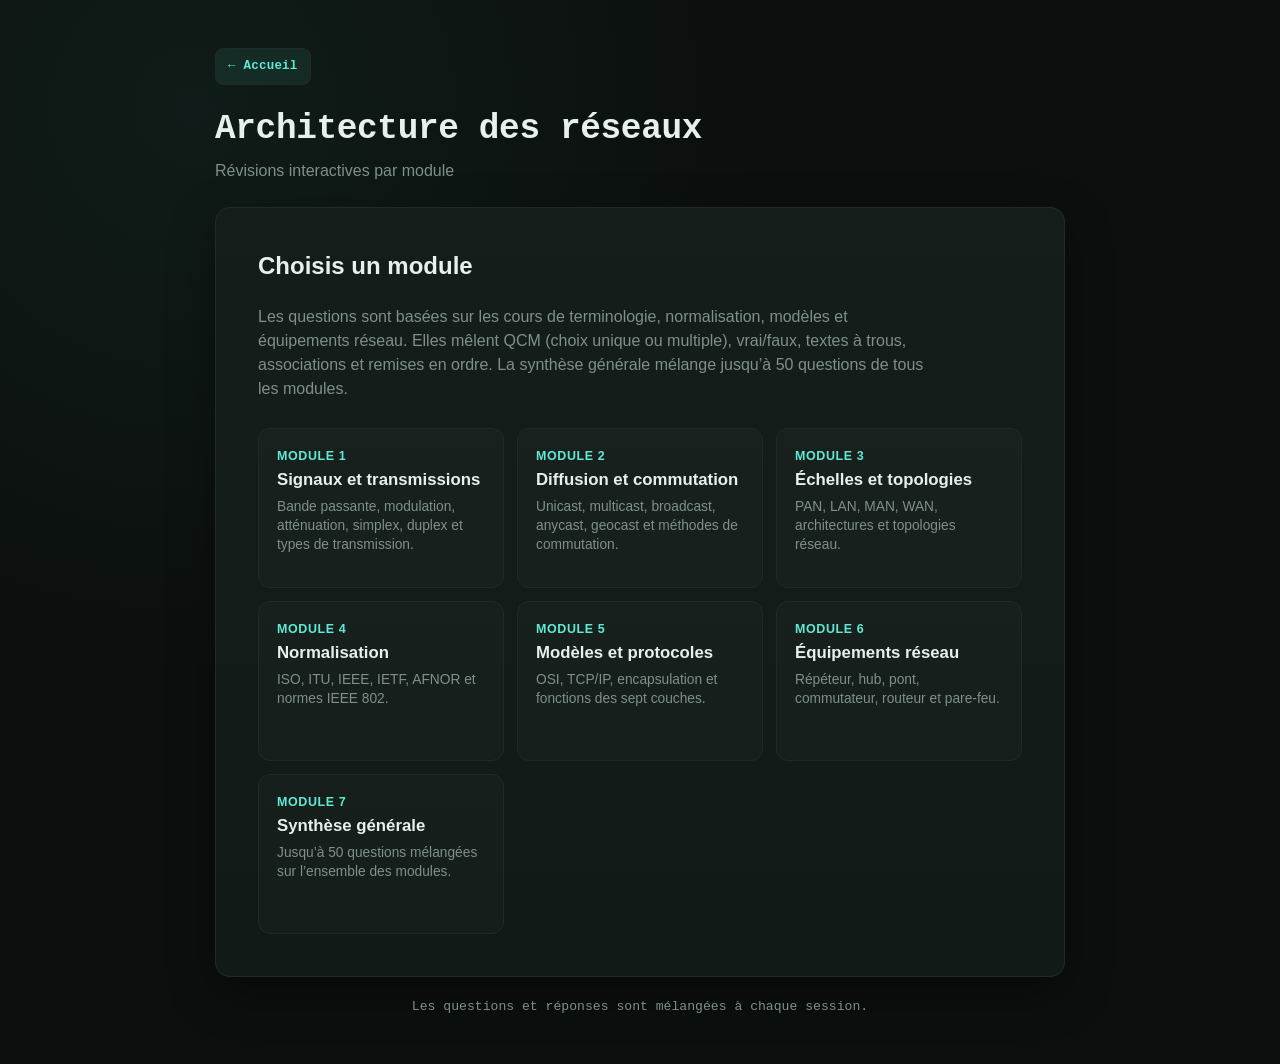
<file: reseaux.html>
<!doctype html>
<html lang="fr">
<head>
  <meta charset="utf-8">
  <meta name="viewport" content="width=device-width, initial-scale=1">
  <title>QCM - Architecture réseaux</title>
  <link rel="stylesheet" href="style.css">
</head>
<body>
  <main>
    <header><a class="home-link" href="index.html">&larr; Accueil</a><h1>Architecture des réseaux</h1><p class="subtitle">Révisions interactives par module</p></header>
    <section class="card" id="home"><h2>Choisis un module</h2><p class="home-intro">Les questions sont basées sur les cours de terminologie, normalisation, modèles et équipements réseau. Elles mêlent QCM (choix unique ou multiple), vrai/faux, textes à trous, associations et remises en ordre. La synthèse générale mélange jusqu’à 50 questions de tous les modules.</p><div class="module-grid" id="moduleGrid"></div></section>
    <section class="card" id="quiz" aria-live="polite">
      <div class="quiz-nav"><button class="back" id="backToHome">← Retour aux modules</button><span class="module-label" id="moduleLabel"></span></div>
      <div class="meta"><span id="count"></span><span>Progression du module</span></div>
      <div class="bar"><span id="bar"></span></div>
      <p class="tag" id="theme"></p><h2 id="question"></h2><div class="answers" id="answers"></div>
      <div class="feedback" id="feedback"></div><div class="actions"><button class="verify" id="verify">Vérifier</button><button class="next" id="next">Question suivante</button></div>
    </section>
    <section class="card result" id="result"><h2 id="resultTitle">Résultat du module</h2><div class="score" id="finalScore"></div><p id="finalText"></p><h3 class="review-title">Révision ciblée</h3><p id="reviewIntro"></p><div class="review-list" id="reviewList"></div><button class="restart" id="restart">Nouvelle session du même module</button><button class="home-button" id="homeButton">Retour aux modules</button></section>
    <footer>Les questions et réponses sont mélangées à chaque session.</footer>
  </main>
  <script>
  const Q = [
  {
    "theme": "Signaux",
    "type": "single",
    "text": "Un signal est avant tout…",
    "options": [
      "un phénomène physique transmettant une information",
      "un protocole de routage",
      "une adresse MAC",
      "un fichier de configuration réseau"
    ],
    "answer": "un phénomène physique transmettant une information",
    "explanation": "Un signal peut être une tension, un courant, une onde lumineuse ou électromagnétique transmettant une information."
  },
  {
    "theme": "Signaux",
    "type": "single",
    "text": "Dans les réseaux informatiques, la plus petite unité d’information transportée est…",
    "options": [
      "le bit",
      "l’octet",
      "la trame",
      "le paquet"
    ],
    "answer": "le bit",
    "explanation": "Le cours indique que le bit est la plus petite unité d’information transportée."
  },
  {
    "theme": "Signaux",
    "type": "multiple",
    "text": "Qu’est-ce qui peut limiter la bande passante d’un support de transmission, selon le cours ? (plusieurs réponses)",
    "options": [
      "La distance de la ligne",
      "Le partage du débit entre de nombreux utilisateurs",
      "Le manque de ressources réseau",
      "La couleur du câble",
      "Le nombre de couches du modèle OSI"
    ],
    "answers": [
      "La distance de la ligne",
      "Le partage du débit entre de nombreux utilisateurs",
      "Le manque de ressources réseau"
    ],
    "explanation": "Le cours cite ces trois facteurs comme limitant la bande passante : distance de la ligne, partage du débit entre utilisateurs, manque de ressources réseau."
  },
  {
    "theme": "Signaux",
    "type": "single",
    "text": "Vrai ou faux : la bande passante désigne la vitesse de transmission du signal.",
    "options": [
      "Vrai",
      "Faux"
    ],
    "answer": "Faux",
    "explanation": "La bande passante désigne le débit binaire maximal d’un support ; elle est souvent, à tort, désignée pour parler de vitesse, de capacité de transmission ou de taille du canal."
  },
  {
    "theme": "Signaux",
    "type": "blank",
    "text": "Le nombre d’intervalles significatifs transmis en une seconde s’appelle la rapidité de ___, exprimée en bauds.",
    "accept": [
      "modulation"
    ],
    "explanation": "La rapidité de modulation s’exprime en bauds, du nom d’Émile Baudot."
  },
  {
    "theme": "Transmissions",
    "type": "blank",
    "text": "Dans le mode ___, la liaison est cadencée par l’horloge continue d’un élément maître, auquel les autres membres du réseau viennent se caler.",
    "accept": [
      "synchrone"
    ],
    "explanation": "La transmission synchrone est cadencée par l’horloge d’un élément maître, émise en continu."
  },
  {
    "theme": "Transmissions",
    "type": "match",
    "text": "Associe chaque technique de communication à sa définition.",
    "pairs": [
      [
        "Simplex",
        "Diffusion unilatérale avec un seul émetteur et un ou plusieurs récepteurs"
      ],
      [
        "Half Duplex",
        "Discussion alternée où l’émetteur devient récepteur une fois la transmission finie"
      ],
      [
        "Full Duplex",
        "Émission et réception simultanées dans les deux sens"
      ]
    ],
    "explanation": "Le cours distingue ces trois techniques de communication."
  },
  {
    "theme": "Transmissions",
    "type": "match",
    "text": "Associe chaque type de transmission à sa caractéristique.",
    "pairs": [
      [
        "Synchrone",
        "Cadencée par l’horloge continue d’un élément maître"
      ],
      [
        "Asynchrone",
        "Débute par un bit de start et se termine par un bit de stop, sans maître"
      ],
      [
        "Isochrone",
        "Envoi périodique de données dans des intervalles de temps égaux, comme la téléphonie"
      ]
    ],
    "explanation": "Le cours distingue ces trois types de transmission."
  },
  {
    "theme": "Signaux",
    "type": "order",
    "text": "Remets dans l’ordre ces trois techniques de communication, du plus simple (un seul sens) au plus complet (double sens simultané).",
    "items": [
      "Simplex",
      "Half Duplex",
      "Full Duplex"
    ],
    "explanation": "Le Simplex est unilatéral, le Half Duplex alterne émission et réception, le Full Duplex permet les deux simultanément."
  },
  {
    "theme": "Transmissions",
    "type": "order",
    "text": "Remets dans l’ordre le déroulement d’une transmission asynchrone telle que décrite par le cours.",
    "items": [
      "Bit de start",
      "Transmission de l’information",
      "Bit de stop"
    ],
    "explanation": "Les transmissions asynchrones commencent par un bit de start et se terminent par un bit de stop."
  },
  {
    "theme": "Signaux",
    "type": "single",
    "text": "Le taux d’erreur binaire (Te) se calcule comme…",
    "options": [
      "le nombre de bits erronés reçus divisé par le nombre de bits transmis",
      "le nombre de bits transmis divisé par la bande passante",
      "le nombre de collisions par seconde",
      "le débit binaire maximal du support"
    ],
    "answer": "le nombre de bits erronés reçus divisé par le nombre de bits transmis",
    "explanation": "Le taux d’erreur binaire Te est le rapport entre le nombre de bits erronés reçus et le nombre de bits transmis."
  },
  {
    "theme": "Transmissions",
    "type": "single",
    "text": "Quel mode de transmission ouvre la communication par un bit de start et la termine par un bit de stop, sans horloge maître ?",
    "options": [
      "Le mode asynchrone",
      "Le mode synchrone",
      "Le mode isochrone",
      "Le mode simplex"
    ],
    "answer": "Le mode asynchrone",
    "explanation": "Les communications asynchrones, comme le port série RS232, débutent par un bit de start et se terminent par un bit de stop."
  },
  {
    "theme": "Signaux",
    "type": "multiple",
    "text": "Que provoque une collision sur un réseau, selon le cours ? (plusieurs réponses)",
    "options": [
      "Une perte de l’information",
      "Un chevauchement de deux signaux",
      "Une augmentation automatique de la bande passante",
      "Un changement d’adresse MAC"
    ],
    "answers": [
      "Une perte de l’information",
      "Un chevauchement de deux signaux"
    ],
    "explanation": "On parle de collision quand deux signaux se chevauchent, ce qui entraîne une perte de l’information."
  },
  {
    "theme": "Signaux",
    "type": "single",
    "text": "Vrai ou faux : l’atténuation se mesure en décibels.",
    "options": [
      "Vrai",
      "Faux"
    ],
    "answer": "Vrai",
    "explanation": "L’unité de l’atténuation est le décibel, même si elle peut aussi s’exprimer en pourcentage de perte."
  },
  {
    "theme": "Transmissions",
    "type": "single",
    "text": "Vrai ou faux : dans le mode Half Duplex, l’émetteur peut recevoir en même temps qu’il émet.",
    "options": [
      "Vrai",
      "Faux"
    ],
    "answer": "Faux",
    "explanation": "Le Half Duplex est une discussion alternée : l’émetteur devient récepteur une fois la transmission finie. C’est le Full Duplex qui permet l’émission et la réception simultanées."
  },
  {
    "theme": "Signaux",
    "type": "single",
    "text": "Selon l’exemple du cours, un intervalle significatif de 20 ms correspond à…",
    "options": [
      "50 bauds",
      "200 bauds",
      "20 bauds",
      "5 bauds"
    ],
    "answer": "50 bauds",
    "explanation": "1 / 20 ms = 1 / 0,02 s = 50 bauds, ce qui équivaut à 50 bits par seconde."
  },
  {
    "theme": "Diffusion",
    "type": "single",
    "text": "Comment appelle-t-on le type de diffusion où un membre du réseau discute avec un seul autre membre ?",
    "options": [
      "Unicast",
      "Multicast",
      "Broadcast",
      "Anycast"
    ],
    "answer": "Unicast",
    "explanation": "Unicast ou unidiffusion est un type de diffusion pair à pair entre deux membres du réseau."
  },
  {
    "theme": "Diffusion",
    "type": "single",
    "text": "Le broadcast storm est…",
    "options": [
      "une saturation du réseau entraînant son blocage",
      "un type de diffusion vers plusieurs destinataires",
      "une technique de routage anycast",
      "un mode de chiffrement des trames"
    ],
    "answer": "une saturation du réseau entraînant son blocage",
    "explanation": "Le broadcast storm, ou tempête de broadcast, est une saturation du réseau entraînant son blocage, résultant d’une panne ou d’un acte malveillant."
  },
  {
    "theme": "Diffusion",
    "type": "multiple",
    "text": "Quels types de diffusion visent plusieurs destinataires sans être la totalité du réseau ? (plusieurs réponses)",
    "options": [
      "Multicast",
      "Geocast",
      "Unicast",
      "Broadcast",
      "Anycast"
    ],
    "answers": [
      "Multicast",
      "Geocast"
    ],
    "explanation": "Multicast diffuse à plusieurs membres sans viser la totalité, Geocast cible une zone géographique du réseau. Unicast vise un seul destinataire, Broadcast vise tous les membres, Anycast redirige vers l’équipement le plus proche."
  },
  {
    "theme": "Diffusion",
    "type": "single",
    "text": "Vrai ou faux : l’anycast redirige les données vers l’équipement le plus proche ou le plus rapide.",
    "options": [
      "Vrai",
      "Faux"
    ],
    "answer": "Vrai",
    "explanation": "L’anycast associe une à plusieurs adresses réseau derrière une adresse commune, afin de rediriger vers l’équipement le plus proche ou le plus rapide."
  },
  {
    "theme": "Diffusion",
    "type": "single",
    "text": "Vrai ou faux : le broadcast storm résulte toujours d’un acte malveillant.",
    "options": [
      "Vrai",
      "Faux"
    ],
    "answer": "Faux",
    "explanation": "Le broadcast storm est la résultante d’une panne ou d’un acte malveillant, pas uniquement d’un acte malveillant."
  },
  {
    "theme": "Diffusion",
    "type": "blank",
    "text": "Le terme anglophone « cast », utilisé dans unicast, multicast ou broadcast, signifie ___.",
    "accept": [
      "lancer"
    ],
    "explanation": "Le cours précise que le terme « cast » désigne « lancer »."
  },
  {
    "theme": "Commutation",
    "type": "blank",
    "text": "La commutation de paquets est aussi appelée commutation d’___, car chaque paquet est renseigné avec un numéro d’identification.",
    "accept": [
      "étiquettes",
      "d’étiquettes"
    ],
    "explanation": "On parle de commutation d’étiquettes (packet switching) car les paquets sont renseignés avec des numéros d’identification."
  },
  {
    "theme": "Diffusion",
    "type": "match",
    "text": "Associe chaque type de diffusion à sa définition.",
    "pairs": [
      [
        "Unicast",
        "Diffusion pair à pair entre un membre du réseau et un seul autre membre"
      ],
      [
        "Multicast",
        "Diffusion simultanée vers plusieurs membres du réseau sans en être la totalité"
      ],
      [
        "Broadcast",
        "Diffusion du contenu à l’ensemble des membres du réseau"
      ],
      [
        "Geocast",
        "Diffusion du contenu à une partie géographique du réseau"
      ]
    ],
    "explanation": "Le cours distingue ces quatre types de diffusion."
  },
  {
    "theme": "Commutation",
    "type": "match",
    "text": "Associe chaque mode de commutation à sa définition.",
    "pairs": [
      [
        "Commutation de circuits",
        "Établissement d’un circuit dédié entre les nœuds pour toute la communication"
      ],
      [
        "Commutation de paquets",
        "Découpage des données en paquets pouvant emprunter des routes différentes"
      ],
      [
        "Commutation de messages",
        "Transmission séquentielle où chaque nœud attend le message complet avant de le transmettre"
      ]
    ],
    "explanation": "Le cours distingue ces trois modes de commutation."
  },
  {
    "theme": "Commutation",
    "type": "order",
    "text": "Remets dans l’ordre chronologique les étapes de la commutation de paquets telles que décrites par le cours.",
    "items": [
      "Segmentation des données en paquets",
      "Détermination de la route par chaque nœud selon sa table de routage",
      "Réassemblage des paquets par le nœud destinataire"
    ],
    "explanation": "Les données sont d’abord découpées en paquets, chaque nœud choisit ensuite librement la route, puis le nœud destinataire réassemble les paquets."
  },
  {
    "theme": "Diffusion",
    "type": "order",
    "text": "Remets dans l’ordre croissant du nombre de destinataires visés par chaque type de diffusion.",
    "items": [
      "Unicast",
      "Multicast",
      "Broadcast"
    ],
    "explanation": "Unicast vise un seul destinataire, Multicast en vise plusieurs sans la totalité, Broadcast vise l’ensemble des membres du réseau."
  },
  {
    "theme": "Commutation",
    "type": "single",
    "text": "Quel est le mode de transfert de données dominant sur Internet aujourd’hui, selon le cours ?",
    "options": [
      "La commutation de paquets",
      "La commutation de circuits",
      "La commutation de messages",
      "Le multicast"
    ],
    "answer": "La commutation de paquets",
    "explanation": "La commutation de paquets est le modèle dominant à ce jour, utilisé sur Internet."
  },
  {
    "theme": "Commutation",
    "type": "multiple",
    "text": "Quels sont les avantages de la commutation de paquets cités par le cours comme modèle dominant sur Internet ? (plusieurs réponses)",
    "options": [
      "Résistance aux pannes des nœuds intermédiaires",
      "Utilisation rationnelle et efficace des lignes de transmission",
      "Les paquets peuvent emprunter des routes différentes",
      "Un circuit dédié est établi pour toute la communication",
      "Chaque nœud attend le message complet avant de le transmettre"
    ],
    "answers": [
      "Résistance aux pannes des nœuds intermédiaires",
      "Utilisation rationnelle et efficace des lignes de transmission",
      "Les paquets peuvent emprunter des routes différentes"
    ],
    "explanation": "Le circuit dédié décrit la commutation de circuits, et l’attente du message complet décrit la commutation de messages."
  },
  {
    "theme": "Commutation",
    "type": "single",
    "text": "Vrai ou faux : dans la commutation de messages, chaque nœud retransmet l’information dès qu’il en reçoit une partie.",
    "options": [
      "Vrai",
      "Faux"
    ],
    "answer": "Faux",
    "explanation": "Dans la commutation de messages, chaque nœud attend d’avoir reçu l’intégralité du message avant de le transmettre au suivant."
  },
  {
    "theme": "Diffusion",
    "type": "single",
    "text": "Le geocast permet de…",
    "options": [
      "diffuser le contenu à une partie géographique du réseau",
      "diffuser à tous les membres du réseau",
      "établir un circuit dédié",
      "associer une adresse unique à plusieurs équipements"
    ],
    "answer": "diffuser le contenu à une partie géographique du réseau",
    "explanation": "Geocast ou diffusion géographique permet de diffuser le contenu de l’information à une partie géographique du réseau."
  },
  {
    "theme": "Échelles",
    "type": "single",
    "text": "Quelle est la plus petite échelle de réseau selon le cours ?",
    "options": [
      "Le PAN (Personal Area Network)",
      "Le LAN (Local Area Network)",
      "Le MAN (Metropolitan Area Network)",
      "Le WAN (Wide Area Network)"
    ],
    "answer": "Le PAN (Personal Area Network)",
    "explanation": "Le PAN, ou réseau personnel, est la plus petite échelle de réseau, avec une portée d’une dizaine de mètres au maximum."
  },
  {
    "theme": "Échelles",
    "type": "single",
    "text": "Quelle technologie utilise un mécanisme de transport de données basé sur la commutation d’étiquettes dans un WAN ?",
    "options": [
      "Le MPLS",
      "Le CSMA/CD",
      "Le Token Ring",
      "Le FTTB"
    ],
    "answer": "Le MPLS",
    "explanation": "Le Multiprotocol Label Switching (MPLS) est un mécanisme de transport de données basé sur la commutation d’étiquettes, utilisé dans les WAN."
  },
  {
    "theme": "Échelles",
    "type": "multiple",
    "text": "Quelles technologies sont citées par le cours comme typiques d’un PAN ? (plusieurs réponses)",
    "options": [
      "Bluetooth",
      "Infrarouge",
      "RS232",
      "Ethernet filaire",
      "MPLS"
    ],
    "answers": [
      "Bluetooth",
      "Infrarouge",
      "RS232"
    ],
    "explanation": "Le cours cite Bluetooth, infrarouge et RS232 comme technologies employées pour les réseaux personnels (PAN)."
  },
  {
    "theme": "Échelles",
    "type": "single",
    "text": "Vrai ou faux : dans un réseau point à point, il existe une notion de client et de serveur fixes.",
    "options": [
      "Vrai",
      "Faux"
    ],
    "answer": "Faux",
    "explanation": "Dans un réseau point à point, il n’y a pas de notion client/serveur : les deux membres sont chacun leur tour client et serveur."
  },
  {
    "theme": "Topologies",
    "type": "single",
    "text": "Vrai ou faux : dans la topologie en bus, si un nœud tombe en panne, l’ensemble du réseau cesse de fonctionner.",
    "options": [
      "Vrai",
      "Faux"
    ],
    "answer": "Faux",
    "explanation": "Si un nœud du réseau en bus est hors service, le réseau reste fonctionnel."
  },
  {
    "theme": "Topologies",
    "type": "single",
    "text": "Vrai ou faux : dans la topologie en anneau, si un nœud est hors service, le réseau devient lui aussi hors service.",
    "options": [
      "Vrai",
      "Faux"
    ],
    "answer": "Vrai",
    "explanation": "L’inconvénient de l’anneau est que si un nœud est hors service, c’est le réseau qui l’est également."
  },
  {
    "theme": "Échelles",
    "type": "blank",
    "text": "Le ___ (Metropolitan Area Network) interconnecte une zone géographique à l’échelle d’une ou plusieurs villes.",
    "accept": [
      "MAN"
    ],
    "explanation": "Le MAN, ou réseau métropolitain, interconnecte une zone à l’échelle d’une ou plusieurs villes."
  },
  {
    "theme": "Topologies",
    "type": "blank",
    "text": "Dans la topologie en bus, les nœuds connectés utilisent le protocole ___.",
    "accept": [
      "CSMA/CD",
      "CSMA-CD"
    ],
    "explanation": "Les nœuds d’un réseau en bus utilisent le protocole CSMA/CD, issu du réseau AlohaNet."
  },
  {
    "theme": "Échelles",
    "type": "match",
    "text": "Associe chaque échelle de réseau à sa description.",
    "pairs": [
      [
        "PAN",
        "Connexions à très courte distance, comme une montre connectée ou un smartphone avec un PC"
      ],
      [
        "LAN",
        "Réseau local peu étendu au débit important, comme une brigade de gendarmerie"
      ],
      [
        "MAN",
        "Interconnexion d’une zone à l’échelle d’une ou plusieurs villes"
      ],
      [
        "WAN",
        "Réseau étendu à l’échelle d’un pays, d’un continent ou de la planète"
      ]
    ],
    "explanation": "Le cours distingue ces quatre échelles de réseau."
  },
  {
    "theme": "Topologies",
    "type": "match",
    "text": "Associe chaque topologie à sa caractéristique.",
    "pairs": [
      [
        "Bus",
        "Câble unique auquel les nœuds se raccordent directement"
      ],
      [
        "Anneau",
        "Chaque nœud est connecté directement à deux autres nœuds"
      ],
      [
        "Étoile",
        "Toutes les communications traversent un nœud central"
      ],
      [
        "Maillé",
        "Topologie à redondance de liaisons permettant un contournement en cas de panne"
      ]
    ],
    "explanation": "Le cours distingue ces quatre topologies."
  },
  {
    "theme": "Échelles",
    "type": "order",
    "text": "Remets dans l’ordre croissant de portée géographique ces échelles de réseau.",
    "items": [
      "PAN",
      "LAN",
      "MAN",
      "WAN"
    ],
    "explanation": "Le PAN couvre quelques mètres, le LAN un bâtiment, le MAN une ou plusieurs villes, le WAN un pays, un continent ou la planète."
  },
  {
    "theme": "Topologies",
    "type": "single",
    "text": "Quelle topologie est typique du réseau informatique de l’unité élémentaire isolée de la gendarmerie, selon le cours ?",
    "options": [
      "L’étoile",
      "Le bus",
      "L’anneau",
      "Le maillage"
    ],
    "answer": "L’étoile",
    "explanation": "Cette topologie est typique du réseau informatique de l’unité élémentaire isolée de la gendarmerie."
  },
  {
    "theme": "Topologies",
    "type": "single",
    "text": "Le réseau hiérarchique est aussi appelé…",
    "options": [
      "réseau en arbre",
      "réseau en étoile",
      "réseau en anneau",
      "réseau en grille"
    ],
    "answer": "réseau en arbre",
    "explanation": "Il comporte un nœud supérieur relié à des nœuds inférieurs, eux-mêmes reliés à d’autres nœuds inférieurs."
  },
  {
    "theme": "Topologies",
    "type": "multiple",
    "text": "Quelles affirmations sur la topologie en bus sont exactes ? (plusieurs réponses)",
    "options": [
      "Elle repose sur un câble unique auquel les nœuds se raccordent",
      "Les nœuds connectés utilisent le protocole CSMA/CD",
      "Si un nœud est hors service, le réseau reste fonctionnel",
      "Chaque nœud est connecté à deux autres nœuds seulement",
      "Le point critique du réseau est un nœud central"
    ],
    "answers": [
      "Elle repose sur un câble unique auquel les nœuds se raccordent",
      "Les nœuds connectés utilisent le protocole CSMA/CD",
      "Si un nœud est hors service, le réseau reste fonctionnel"
    ],
    "explanation": "Les deux dernières propositions décrivent respectivement la topologie en anneau et la topologie en étoile."
  },
  {
    "theme": "Échelles",
    "type": "single",
    "text": "Dans une architecture client-serveur, selon le cours…",
    "options": [
      "plusieurs machines clientes sollicitent une seule et même machine serveur",
      "chaque machine est tour à tour client et serveur",
      "toutes les machines sont reliées à un câble unique",
      "les machines communiquent uniquement en half duplex"
    ],
    "answer": "plusieurs machines clientes sollicitent une seule et même machine serveur",
    "explanation": "Dans une architecture client-serveur, plusieurs machines clientes répondent aux sollicitations ou sollicitent une seule et même machine appelée serveur, sans lien entre les clients."
  },
  {
    "theme": "Normalisation",
    "type": "single",
    "text": "Où se situe le siège de l’ISO, selon le cours ?",
    "options": [
      "À Genève",
      "À Paris",
      "À New York",
      "À Bruxelles"
    ],
    "answer": "À Genève",
    "explanation": "Le siège de l’ISO, comme celui de l’ITU, est situé à Genève."
  },
  {
    "theme": "Normalisation",
    "type": "single",
    "text": "Quel organisme édicte les normes NF EN XXXXX en France ?",
    "options": [
      "L’AFNOR",
      "Le Comité Européen de Normalisation",
      "L’ITU",
      "L’IEEE"
    ],
    "answer": "L’AFNOR",
    "explanation": "L’Association Française de Normalisation (AFNOR), membre de l’ISO, édicte les normes NF EN XXXXX."
  },
  {
    "theme": "Normalisation",
    "type": "multiple",
    "text": "Quels organismes sont cités par le cours comme membres de l’ISO ? (plusieurs réponses)",
    "options": [
      "AFNOR",
      "Le Comité Européen de Normalisation",
      "IEEE",
      "IETF",
      "ITU"
    ],
    "answers": [
      "AFNOR",
      "Le Comité Européen de Normalisation"
    ],
    "explanation": "AFNOR et le Comité Européen de Normalisation sont cités comme membres de l’ISO. IEEE, IETF et ITU sont des organismes distincts."
  },
  {
    "theme": "Normalisation",
    "type": "multiple",
    "text": "Quelles normes ou familles de normes sont gérées par l’IEEE selon le cours ? (plusieurs réponses)",
    "options": [
      "802.3 (CSMA-CD)",
      "802.11 (Wi-Fi)",
      "802.15 (Bluetooth)",
      "Les RFC",
      "Les recommandations de l’ITU"
    ],
    "answers": [
      "802.3 (CSMA-CD)",
      "802.11 (Wi-Fi)",
      "802.15 (Bluetooth)"
    ],
    "explanation": "Les RFC sont produites par l’IETF, et les recommandations par l’ITU, pas par l’IEEE."
  },
  {
    "theme": "Normalisation",
    "type": "single",
    "text": "Vrai ou faux : les normes produites par l’ITU sont appelées des Recommandations.",
    "options": [
      "Vrai",
      "Faux"
    ],
    "answer": "Vrai",
    "explanation": "Les normes produites par l’ITU sont appelées des « Recommandations »."
  },
  {
    "theme": "Normalisation",
    "type": "single",
    "text": "Vrai ou faux : l’IETF est un organisme fermé, réservé aux salariés des grandes entreprises technologiques.",
    "options": [
      "Vrai",
      "Faux"
    ],
    "answer": "Faux",
    "explanation": "L’IETF est un groupe informel, international, ouvert à tout individu, qui participe à l’élaboration des standards internet."
  },
  {
    "theme": "Normalisation",
    "type": "blank",
    "text": "L’IETF élabore les standards internet sous forme de ___, documents numérotés de façon invariable.",
    "accept": [
      "RFC"
    ],
    "explanation": "L’IETF élabore les standards internet via des Requests for Comments (RFC), numérotées de façon invariable."
  },
  {
    "theme": "Normalisation",
    "type": "blank",
    "text": "Le comité IEEE 802.3 correspond à la couche média ___.",
    "accept": [
      "CSMA-CD",
      "CSMA/CD"
    ],
    "explanation": "Le comité 802.3 de l’IEEE correspond à la méthode d’accès CSMA-CD."
  },
  {
    "theme": "Normalisation",
    "type": "match",
    "text": "Associe chaque organisme à son rôle.",
    "pairs": [
      [
        "ISO",
        "Organisme international de normalisation qui a publié le modèle OSI"
      ],
      [
        "ITU",
        "Institution spécialisée des Nations Unies pour les télécommunications"
      ],
      [
        "IEEE",
        "Association professionnelle américaine organisée en comités normatifs, dont le 802"
      ],
      [
        "IETF",
        "Groupe informel et ouvert qui élabore les standards internet via des RFC"
      ]
    ],
    "explanation": "Le cours présente ces quatre organismes de normalisation."
  },
  {
    "theme": "Normalisation",
    "type": "match",
    "text": "Associe chaque norme IEEE 802 à son domaine.",
    "pairs": [
      [
        "802.1",
        "Gestion des réseaux locaux"
      ],
      [
        "802.3",
        "Couche média CSMA-CD"
      ],
      [
        "802.11",
        "Réseau local sans fil (Wi-Fi)"
      ],
      [
        "802.15",
        "Bluetooth"
      ]
    ],
    "explanation": "Le cours cite ces comités IEEE 802 pour le réseau."
  },
  {
    "theme": "Normalisation",
    "type": "order",
    "text": "Remets dans l’ordre de citation du cours ces organismes de normalisation.",
    "items": [
      "ISO",
      "ITU",
      "IEEE",
      "IETF"
    ],
    "explanation": "Le cours présente successivement l’ISO, l’ITU, l’IEEE puis l’IETF."
  },
  {
    "theme": "Normalisation",
    "type": "single",
    "text": "Combien de pays sont représentés au sein de l’ISO, selon le cours ?",
    "options": [
      "164",
      "27",
      "50",
      "195"
    ],
    "answer": "164",
    "explanation": "L’ISO est composée de représentants d’organisations nationales de normalisation de 164 pays."
  },
  {
    "theme": "Normalisation",
    "type": "single",
    "text": "L’IEEE compte environ combien de membres selon le cours ?",
    "options": [
      "400 000",
      "4 000",
      "40 000",
      "4 000 000"
    ],
    "answer": "400 000",
    "explanation": "L’IEEE compte 400 000 membres informaticiens, ingénieurs électriciens et professionnels des télécommunications."
  },
  {
    "theme": "Normalisation",
    "type": "single",
    "text": "Vrai ou faux : le Comité Européen de Normalisation a pour rôle d’harmoniser les réseaux au sein des membres de l’Union Européenne.",
    "options": [
      "Vrai",
      "Faux"
    ],
    "answer": "Vrai",
    "explanation": "Le Comité Européen de Normalisation, membre de l’ISO, a pour rôle d’harmoniser les réseaux au sein des membres de l’Union Européenne."
  },
  {
    "theme": "Modèles",
    "type": "single",
    "text": "En quelle année l’ISO a-t-elle publié le modèle de référence OSI ?",
    "options": [
      "1983",
      "1970",
      "1990",
      "2000"
    ],
    "answer": "1983",
    "explanation": "L’ISO a publié le modèle de référence Open System Interconnection (OSI) en 1983."
  },
  {
    "theme": "Modèles",
    "type": "single",
    "text": "Combien de couches comporte le modèle OSI ?",
    "options": [
      "7",
      "4",
      "5",
      "6"
    ],
    "answer": "7",
    "explanation": "Le modèle OSI est basé sur un principe de sept couches hiérarchiques."
  },
  {
    "theme": "Couche physique",
    "type": "single",
    "text": "La couche physique du modèle OSI transmet…",
    "options": [
      "des bits",
      "des trames",
      "des paquets",
      "des segments"
    ],
    "answer": "des bits",
    "explanation": "La couche physique (couche 1) assure la connexion au réseau et transmet des bits."
  },
  {
    "theme": "Couche liaison",
    "type": "single",
    "text": "L’unité d’information de la couche liaison est…",
    "options": [
      "la trame",
      "le bit",
      "le paquet",
      "le segment"
    ],
    "answer": "la trame",
    "explanation": "La couche liaison (couche 2) assure le transfert local et la gestion des erreurs, avec la trame comme unité d’information."
  },
  {
    "theme": "Couche réseau",
    "type": "single",
    "text": "L’unité d’information de la couche réseau est…",
    "options": [
      "le paquet",
      "la trame",
      "le segment",
      "la session"
    ],
    "answer": "le paquet",
    "explanation": "La couche réseau (couche 3) assure le routage et le contrôle, avec le paquet comme unité d’information."
  },
  {
    "theme": "Modèles",
    "type": "multiple",
    "text": "Quelles couches du modèle OSI sont qualifiées de couches « média », orientées transmission ? (plusieurs réponses)",
    "options": [
      "Couche physique",
      "Couche liaison",
      "Couche réseau",
      "Couche transport",
      "Couche session"
    ],
    "answers": [
      "Couche physique",
      "Couche liaison",
      "Couche réseau"
    ],
    "explanation": "Les couches 1 à 3 sont les couches média orientées transmission ; les couches 4 à 7 sont les couches hôtes orientées traitement."
  },
  {
    "theme": "Couche transport",
    "type": "multiple",
    "text": "Quelles caractéristiques appartiennent au protocole TCP selon le cours ? (plusieurs réponses)",
    "options": [
      "Il est orienté connexion",
      "Il gère la fragmentation et le contrôle de flux",
      "Il ne garantit aucune intégrité",
      "Il est adapté à la VOIP et à la visioconférence",
      "Il remet les messages dans le bon ordre"
    ],
    "answers": [
      "Il est orienté connexion",
      "Il gère la fragmentation et le contrôle de flux",
      "Il remet les messages dans le bon ordre"
    ],
    "explanation": "TCP est un protocole fiable, orienté connexion, qui gère la fragmentation et le contrôle de flux, et remet les messages dans le bon ordre. UDP, non connecté et sans garantie, est adapté à la VOIP."
  },
  {
    "theme": "Couche liaison",
    "type": "multiple",
    "text": "Quels champs composent une trame Ethernet v2 selon le cours ? (plusieurs réponses)",
    "options": [
      "Le préambule",
      "Les adresses MAC source et destination",
      "Le champ Ether Type",
      "La séquence de contrôle de trame (FCS)",
      "Un numéro de port applicatif"
    ],
    "answers": [
      "Le préambule",
      "Les adresses MAC source et destination",
      "Le champ Ether Type",
      "La séquence de contrôle de trame (FCS)"
    ],
    "explanation": "Le numéro de port est une donnée de couche transport, absente de la trame Ethernet."
  },
  {
    "theme": "Modèles",
    "type": "single",
    "text": "Vrai ou faux : le modèle OSI est aujourd’hui très largement implémenté tel quel, en pratique.",
    "options": [
      "Vrai",
      "Faux"
    ],
    "answer": "Faux",
    "explanation": "Le modèle OSI est très peu implémenté ; il sert surtout de référence, tandis que le modèle TCP/IP domine depuis l’explosion d’Internet."
  },
  {
    "theme": "Encapsulation",
    "type": "single",
    "text": "Vrai ou faux : lors de l’encapsulation, chaque couche ajoute un en-tête qui devient une donnée pour la couche inférieure.",
    "options": [
      "Vrai",
      "Faux"
    ],
    "answer": "Vrai",
    "explanation": "L’en-tête et les données d’une couche N deviennent les données de la couche N-1, comme le principe des poupées russes."
  },
  {
    "theme": "Couche transport",
    "type": "single",
    "text": "Vrai ou faux : UDP est un protocole orienté connexion, fiable et garantissant l’ordre des messages.",
    "options": [
      "Vrai",
      "Faux"
    ],
    "answer": "Faux",
    "explanation": "C’est TCP qui est orienté connexion et fiable ; UDP est sans contrôle d’erreur et sans connexion, adapté aux applications temps réel."
  },
  {
    "theme": "Couche liaison",
    "type": "single",
    "text": "Vrai ou faux : la méthode Store-and-Forward attend la réception complète de la trame avant de la retransmettre.",
    "options": [
      "Vrai",
      "Faux"
    ],
    "answer": "Vrai",
    "explanation": "Le fonctionnement Store-and-Forward attend d’avoir reçu la trame dans son entier avant de la traiter et de l’émettre."
  },
  {
    "theme": "Couche physique",
    "type": "single",
    "text": "Vrai ou faux : pour un médium cuivre, la distance maximale entre deux actifs réseau est de 100 mètres.",
    "options": [
      "Vrai",
      "Faux"
    ],
    "answer": "Vrai",
    "explanation": "Pour le médium cuivre, la distance maximale d’un actif réseau à un autre est de 100 mètres."
  },
  {
    "theme": "Modèles",
    "type": "blank",
    "text": "Le modèle TCP/IP a été créé dans les années 1970 par l’agence ___, d’où son autre nom de DoD Model.",
    "accept": [
      "DARPA"
    ],
    "explanation": "Le modèle Internet TCP/IP fut créé par la DARPA (Defense Advanced Research Projects Agency), d’où l’appellation DoD Model."
  },
  {
    "theme": "Couche liaison",
    "type": "blank",
    "text": "La couche liaison de données se divise en deux sous-couches selon la norme IEEE 802 : LLC et ___.",
    "accept": [
      "MAC"
    ],
    "explanation": "IEEE 802 divise la couche de liaison de données en deux sous-couches : LLC (Logical Link Control) et MAC (Media Access Control)."
  },
  {
    "theme": "Couche session",
    "type": "blank",
    "text": "Le protocole ___, successeur de SSL, sécurise les échanges sur Internet et a été repris par l’IETF.",
    "accept": [
      "TLS"
    ],
    "explanation": "Transport Layer Security (TLS) est le successeur de SSL, dont le développement a été repris par l’IETF."
  },
  {
    "theme": "Modèles",
    "type": "match",
    "text": "Associe chaque couche OSI à son unité d’information.",
    "pairs": [
      [
        "Couche physique",
        "Bit"
      ],
      [
        "Couche liaison",
        "Trame"
      ],
      [
        "Couche réseau",
        "Paquet"
      ],
      [
        "Couche transport",
        "Segment ou datagramme"
      ]
    ],
    "explanation": "Chaque couche du modèle OSI possède sa propre unité d’information."
  },
  {
    "theme": "Couche application",
    "type": "match",
    "text": "Associe chaque protocole à son usage principal.",
    "pairs": [
      [
        "SMTP",
        "Messagerie électronique"
      ],
      [
        "HTTP",
        "Consultation de pages web"
      ],
      [
        "FTP",
        "Transfert de fichiers"
      ],
      [
        "TCP",
        "Transport fiable et orienté connexion"
      ]
    ],
    "explanation": "Le cours cite ces protocoles pour la couche application et la couche transport."
  },
  {
    "theme": "Modèles",
    "type": "order",
    "text": "Remets dans l’ordre, de la couche 1 à la couche 7, les couches du modèle OSI.",
    "items": [
      "Couche physique",
      "Couche liaison",
      "Couche réseau",
      "Couche transport",
      "Couche session",
      "Couche présentation",
      "Couche application"
    ],
    "explanation": "Le modèle OSI comporte sept couches hiérarchiques, de la couche physique à la couche application."
  },
  {
    "theme": "Couche liaison",
    "type": "order",
    "text": "Remets dans l’ordre les étapes de la méthode Store-and-Forward telles que décrites par le cours.",
    "items": [
      "Stockage de la trame avant retransmission",
      "Lecture de la trame entièrement",
      "Vérification du CRC et des longueurs, détection des collisions"
    ],
    "explanation": "Le cours décrit ces trois étapes de la méthode Store-and-Forward, dans cet ordre."
  },
  {
    "theme": "Couche présentation",
    "type": "single",
    "text": "Quel rôle joue la couche présentation du modèle OSI ?",
    "options": [
      "La mise en forme des données, le chiffrement et la compression",
      "Le choix du meilleur chemin vers le destinataire",
      "L’adressage applicatif par numéro de port",
      "La gestion du dialogue et des points de synchronisation"
    ],
    "answer": "La mise en forme des données, le chiffrement et la compression",
    "explanation": "La couche présentation s’occupe de la mise en forme des données, du chiffrement et de la compression."
  },
  {
    "theme": "Couche session",
    "type": "single",
    "text": "Quelle couche du modèle OSI gère la mise en relation des utilisateurs et la gestion du jeton ?",
    "options": [
      "La couche session",
      "La couche présentation",
      "La couche transport",
      "La couche réseau"
    ],
    "answer": "La couche session",
    "explanation": "La couche session organise et synchronise les échanges entre tâches distantes, et gère notamment le jeton."
  },
  {
    "theme": "Équipements",
    "type": "single",
    "text": "Quel équipement régénère les signaux réseau et les resynchronise au niveau du bit, sans modifier le contenu du message ?",
    "options": [
      "Le répéteur",
      "Le pont",
      "Le commutateur",
      "Le routeur"
    ],
    "answer": "Le répéteur",
    "explanation": "Le répéteur régénère les signaux et les resynchronise au niveau du bit, sans modifier le contenu du message."
  },
  {
    "theme": "Équipements",
    "type": "single",
    "text": "Pourquoi le répéteur multiports (hub) est-il interdit en gendarmerie, selon le cours ?",
    "options": [
      "Parce que la sécurité y est faible : l’information d’un port peut être capturée sur n’importe quel autre port",
      "Parce qu’il consomme trop d’électricité",
      "Parce qu’il ne fonctionne qu’en half duplex",
      "Parce qu’il ne peut relier que deux postes"
    ],
    "answer": "Parce que la sécurité y est faible : l’information d’un port peut être capturée sur n’importe quel autre port",
    "explanation": "Le hub diffuse l’information reçue sur un port vers tous les autres ports, ce qui rend la sécurité faible ; il est donc interdit en gendarmerie."
  },
  {
    "theme": "Équipements",
    "type": "multiple",
    "text": "Quels équipements fonctionnent uniquement au niveau 1 du modèle OSI selon le cours ? (plusieurs réponses)",
    "options": [
      "Le répéteur",
      "Le convertisseur de média (transceiver)",
      "Le répéteur multiports (hub)",
      "Le pont",
      "Le commutateur"
    ],
    "answers": [
      "Le répéteur",
      "Le convertisseur de média (transceiver)",
      "Le répéteur multiports (hub)"
    ],
    "explanation": "Le pont et le commutateur sont des équipements de niveau 2, pas de niveau 1."
  },
  {
    "theme": "Équipements",
    "type": "multiple",
    "text": "Quelles affirmations sur le commutateur (switch) sont exactes selon le cours ? (plusieurs réponses)",
    "options": [
      "Il est à la fois un pont et un concentrateur",
      "Il étudie l’adresse MAC source pour l’associer à un port",
      "Il limite considérablement les collisions",
      "Il éradique totalement le broadcast",
      "Il utilise des adresses IP pour transmettre les trames"
    ],
    "answers": [
      "Il est à la fois un pont et un concentrateur",
      "Il étudie l’adresse MAC source pour l’associer à un port",
      "Il limite considérablement les collisions"
    ],
    "explanation": "Le cours précise que le commutateur n’éradique pas le broadcast, et qu’il travaille avec des adresses MAC, pas IP."
  },
  {
    "theme": "Équipements",
    "type": "multiple",
    "text": "Quels rôles sont attribués au routeur selon le cours ? (plusieurs réponses)",
    "options": [
      "Il choisit la meilleure route possible",
      "Il met à jour sa table de routage",
      "Il ne laisse pas passer certains paquets (broadcast, destination inconnue)",
      "Il filtre uniquement par adresse MAC",
      "Il ne fait que régénérer le signal"
    ],
    "answers": [
      "Il choisit la meilleure route possible",
      "Il met à jour sa table de routage",
      "Il ne laisse pas passer certains paquets (broadcast, destination inconnue)"
    ],
    "explanation": "Le filtrage par adresse MAC seul décrit le pont, et la régénération seule décrit le répéteur."
  },
  {
    "theme": "Équipements",
    "type": "single",
    "text": "Vrai ou faux : le pont interprète les adresses MAC et stocke les adresses sources dans une table de filtrage (FDB).",
    "options": [
      "Vrai",
      "Faux"
    ],
    "answer": "Vrai",
    "explanation": "Le pont est capable d’interpréter les adresses MAC et stocke les adresses sources dans sa table de filtrage (Forwarding Data Base)."
  },
  {
    "theme": "Équipements",
    "type": "single",
    "text": "Vrai ou faux : sans paramétrage, le routeur se comporte comme un commutateur.",
    "options": [
      "Vrai",
      "Faux"
    ],
    "answer": "Vrai",
    "explanation": "Le cours précise que s’il n’est pas paramétré, le routeur se comporte comme un commutateur."
  },
  {
    "theme": "Équipements",
    "type": "single",
    "text": "Vrai ou faux : le pare-feu ne peut travailler qu’au niveau 4 et au-dessus, jamais en commutation ou en routage.",
    "options": [
      "Vrai",
      "Faux"
    ],
    "answer": "Faux",
    "explanation": "Le pare-feu est capable de traiter des paquets en commutation (niveau 2) et en routage (niveau 3), en plus du filtrage et des VPN."
  },
  {
    "theme": "Équipements",
    "type": "blank",
    "text": "Le commutateur ou switch est aussi appelé pont ___.",
    "accept": [
      "multiports",
      "multi-ports"
    ],
    "explanation": "Le commutateur, ou switch, est aussi appelé pont multiports : il est à la fois un pont et un concentrateur."
  },
  {
    "theme": "Équipements",
    "type": "blank",
    "text": "Le pare-feu distingue une zone de confiance appelée Trust et une zone sans confiance appelée ___.",
    "accept": [
      "Untrust"
    ],
    "explanation": "Le pare-feu comporte une zone Trust (le réseau contrôlé) et une zone Untrust (l’extérieur, comme Internet)."
  },
  {
    "theme": "Équipements",
    "type": "match",
    "text": "Associe chaque équipement à son niveau OSI principal.",
    "pairs": [
      [
        "Répéteur",
        "Niveau 1"
      ],
      [
        "Pont",
        "Niveau 2"
      ],
      [
        "Routeur",
        "Niveau 3"
      ],
      [
        "Pare-feu",
        "Niveau 4 et plus"
      ]
    ],
    "explanation": "Chaque équipement réseau correspond au niveau OSI où il opère principalement."
  },
  {
    "theme": "Équipements",
    "type": "match",
    "text": "Associe chaque équipement à sa fonction.",
    "pairs": [
      [
        "Convertisseur de média (transceiver)",
        "Convertit un signal d’un type en un autre, par exemple électrique en optique"
      ],
      [
        "Commutateur L3",
        "Utilise des fonctions habituellement réservées aux routeurs, comme l’adressage IP"
      ],
      [
        "Routeur",
        "Achemine l’information d’un réseau vers un autre réseau via une table de routage"
      ]
    ],
    "explanation": "Le cours décrit précisément la fonction de chacun de ces équipements."
  },
  {
    "theme": "Équipements",
    "type": "order",
    "text": "Remets dans l’ordre croissant de niveau OSI (du plus bas au plus haut) ces équipements réseau.",
    "items": [
      "Répéteur",
      "Pont",
      "Routeur",
      "Pare-feu"
    ],
    "explanation": "Le répéteur travaille au niveau 1, le pont au niveau 2, le routeur au niveau 3, et le pare-feu au niveau 4 et plus."
  },
  {
    "theme": "Équipements",
    "type": "single",
    "text": "Quel équipement filtre les trames de couche 2 par adresse MAC pour segmenter un réseau ?",
    "options": [
      "Le pont",
      "Le répéteur",
      "Le convertisseur de média",
      "Le routeur"
    ],
    "answer": "Le pont",
    "explanation": "Le pont est un équipement de couche 2 conçu pour connecter deux segments du LAN en filtrant les trames par adresse MAC."
  },
  {
    "theme": "Équipements",
    "type": "single",
    "text": "Le routeur utilise principalement, pour choisir son chemin…",
    "options": [
      "des adresses logiques (IP) et sa table de routage",
      "des adresses MAC uniquement",
      "le protocole CSMA/CD",
      "le champ Ether Type de la trame"
    ],
    "answer": "des adresses logiques (IP) et sa table de routage",
    "explanation": "Le routeur se base sur les adresses logiques (IP) et sa table de routage pour choisir le meilleur chemin."
  },
  {
    "theme": "Équipements",
    "type": "single",
    "text": "Vrai ou faux : les commutateurs L3 ont généralement un coût par port inférieur à celui des routeurs.",
    "options": [
      "Vrai",
      "Faux"
    ],
    "answer": "Vrai",
    "explanation": "Les commutateurs L3 bénéficient d’un coût par port inférieur à celui des routeurs, tout en exécutant moins de traitements."
  }
  ];

  const MODULES = [
    { id: 'm1', number: 'Module 1', name: 'Signaux et transmissions', description: 'Bande passante, modulation, atténuation, simplex, duplex et types de transmission.', themes: ['Signaux', 'Transmissions'] },
    { id: 'm2', number: 'Module 2', name: 'Diffusion et commutation', description: 'Unicast, multicast, broadcast, anycast, geocast et méthodes de commutation.', themes: ['Diffusion', 'Commutation'] },
    { id: 'm3', number: 'Module 3', name: 'Échelles et topologies', description: 'PAN, LAN, MAN, WAN, architectures et topologies réseau.', themes: ['Échelles', 'Topologies'] },
    { id: 'm4', number: 'Module 4', name: 'Normalisation', description: 'ISO, ITU, IEEE, IETF, AFNOR et normes IEEE 802.', themes: ['Normalisation'] },
    { id: 'm5', number: 'Module 5', name: 'Modèles et protocoles', description: 'OSI, TCP/IP, encapsulation et fonctions des sept couches.', themes: ['Modèles', 'Encapsulation', 'Couche physique', 'Couche liaison', 'Couche réseau', 'Couche transport', 'Couche session', 'Couche présentation', 'Couche application'] },
    { id: 'm6', number: 'Module 6', name: 'Équipements réseau', description: 'Répéteur, hub, pont, commutateur, routeur et pare-feu.', themes: ['Équipements'] },
    { id: 'm7', number: 'Module 7', name: 'Synthèse générale', description: 'Jusqu’à 50 questions mélangées sur l’ensemble des modules.', themes: null, synthesis: true }
  ];

  const $ = id => document.getElementById(id);
  const norm = s => (s || '').toString().trim().toLowerCase()
    .normalize('NFD').replace(/[̀-ͯ]/g, '')
    .replace(/[’']/g, "'").replace(/\s+/g, ' ');
  const arraysEqual = (a, b) => a.length === b.length && a.every((v, i) => v === b[i]);

  let session = [], index = 0, score = 0, locked = false, themeStats = {}, currentTopic = null, currentModule = null;
  let selected = new Set(), orderList = [];
  const shuffle = list => [...list].sort(() => Math.random() - .5);
  const moduleQuestions = module => module.synthesis ? Q : Q.filter(q => module.themes.includes(q.theme));

  function renderHome() {
    $('moduleGrid').replaceChildren(...MODULES.map(module => {
      const b = document.createElement('button'); b.className = 'module';
      b.innerHTML = `<span class="module-number">${module.number}</span><h2>${module.name}</h2><p>${module.description}</p>`;
      b.onclick = () => startModule(module); return b;
    }));
  }
  function startModule(module) {
    currentModule = module; currentTopic = null;
    const available = moduleQuestions(module);
    session = shuffle(available).slice(0, Math.min(module.synthesis ? 50 : available.length, available.length));
    index = 0; score = 0; themeStats = {};
    $('home').style.display = 'none'; $('quiz').style.display = 'block'; $('result').classList.remove('show'); $('moduleLabel').textContent = module.name; render();
  }
  function startTopic(topic) {
    currentTopic = topic; currentModule = null;
    const available = Q.filter(q => q.theme === topic);
    session = shuffle(available); index = 0; score = 0; themeStats = {};
    $('quiz').style.display = 'block'; $('result').classList.remove('show'); $('moduleLabel').textContent = `Révision ciblée : ${topic}`; render();
  }

  function render() {
    locked = false; selected = new Set(); orderList = [];
    const q = session[index];
    $('count').textContent = `Question ${index + 1} / ${session.length}`; $('bar').style.width = `${(index / session.length) * 100}%`;
    $('theme').textContent = `${currentTopic ? 'Révision ciblée' : currentModule.name} · ${q.theme}`;
    $('question').textContent = q.text;
    $('feedback').className = 'feedback'; $('feedback').innerHTML = '';
    $('next').classList.remove('show'); $('verify').classList.remove('show');
    const area = $('answers'); area.replaceChildren(); area.className = 'answers';

    if (q.type === 'multiple') {
      area.replaceChildren(...shuffle(q.options).map(option => {
        const b = document.createElement('button'); b.className = 'answer multi';
        b.innerHTML = `<span class="checkbox"></span><span>${option}</span>`;
        b.onclick = () => toggleMulti(option, b); return b;
      }));
      $('verify').classList.add('show');
    } else if (q.type === 'blank') {
      const wrap = document.createElement('div'); wrap.className = 'blank-wrap';
      const input = document.createElement('input'); input.type = 'text'; input.className = 'blank-input'; input.id = 'blankInput';
      input.placeholder = 'Ta réponse…'; input.autocomplete = 'off';
      input.addEventListener('keydown', e => { if (e.key === 'Enter' && !locked) verify(); });
      wrap.appendChild(input); area.appendChild(wrap);
      $('verify').classList.add('show');
      setTimeout(() => input.focus(), 30);
    } else if (q.type === 'match') {
      const rightValues = shuffle(q.pairs.map(p => p[1]));
      const grid = document.createElement('div'); grid.className = 'match-grid';
      q.pairs.forEach(pair => {
        const row = document.createElement('div'); row.className = 'match-row';
        const left = document.createElement('span'); left.className = 'match-left'; left.textContent = pair[0];
        const select = document.createElement('select'); select.className = 'match-select'; select.dataset.left = pair[0];
        const empty = document.createElement('option'); empty.value = ''; empty.textContent = 'Choisir…'; select.appendChild(empty);
        rightValues.forEach(v => { const o = document.createElement('option'); o.value = v; o.textContent = v; select.appendChild(o); });
        row.append(left, select); grid.appendChild(row);
      });
      area.appendChild(grid);
      $('verify').classList.add('show');
    } else if (q.type === 'order') {
      orderList = shuffle(q.items);
      renderOrderList(area);
      $('verify').classList.add('show');
    } else {
      const letters = ['A', 'B', 'C', 'D', 'E'];
      area.replaceChildren(...shuffle(q.options).map((option, i) => {
        const b = document.createElement('button'); b.className = 'answer';
        b.innerHTML = `<span class="letter">${letters[i] || (i + 1)}</span><span>${option}</span>`;
        b.onclick = () => answer(option, b); return b;
      }));
    }
  }

  function renderOrderList(area) {
    area.replaceChildren();
    const list = document.createElement('div'); list.className = 'order-list';
    orderList.forEach((item, i) => {
      const row = document.createElement('div'); row.className = 'order-item';
      const up = document.createElement('button'); up.type = 'button'; up.className = 'order-btn'; up.textContent = '↑'; up.disabled = i === 0;
      up.onclick = () => { if (locked) return; [orderList[i - 1], orderList[i]] = [orderList[i], orderList[i - 1]]; renderOrderList(area); };
      const down = document.createElement('button'); down.type = 'button'; down.className = 'order-btn'; down.textContent = '↓'; down.disabled = i === orderList.length - 1;
      down.onclick = () => { if (locked) return; [orderList[i + 1], orderList[i]] = [orderList[i], orderList[i + 1]]; renderOrderList(area); };
      const num = document.createElement('span'); num.className = 'order-num'; num.textContent = i + 1;
      const label = document.createElement('span'); label.className = 'order-label'; label.textContent = item;
      const controls = document.createElement('span'); controls.className = 'order-controls'; controls.append(up, down);
      row.append(num, label, controls); list.appendChild(row);
    });
    area.appendChild(list);
  }

  function toggleMulti(choice, b) {
    if (locked) return;
    if (selected.has(choice)) { selected.delete(choice); b.classList.remove('selected'); }
    else { selected.add(choice); b.classList.add('selected'); }
  }

  function recordStat(theme, ok) { themeStats[theme] ||= { total: 0, correct: 0 }; themeStats[theme].total++; if (ok) themeStats[theme].correct++; }
  function showFeedback(ok, explanation) {
    $('feedback').className = `feedback show ${ok ? 'good' : 'bad'}`;
    $('feedback').innerHTML = `<strong>${ok ? 'Bonne réponse !' : 'Réponse incorrecte.'}</strong>${explanation}`;
    $('verify').classList.remove('show'); $('next').classList.add('show');
  }

  function verify() {
    if (locked) return; locked = true;
    const q = session[index];
    let ok = false;
    if (q.type === 'multiple') {
      const correctSet = new Set(q.answers);
      ok = selected.size === correctSet.size && [...selected].every(s => correctSet.has(s));
      [...$('answers').children].forEach(b => {
        b.disabled = true; const label = b.querySelector('span:last-child').textContent;
        if (correctSet.has(label)) b.classList.add('good'); else if (selected.has(label)) b.classList.add('bad');
      });
    } else if (q.type === 'blank') {
      const input = $('blankInput'); const val = norm(input.value);
      ok = q.accept.some(a => norm(a) === val);
      input.disabled = true; input.classList.add(ok ? 'good' : 'bad');
      if (!ok) { const hint = document.createElement('div'); hint.className = 'blank-answer'; hint.textContent = `Réponse attendue : ${q.accept[0]}`; input.insertAdjacentElement('afterend', hint); }
    } else if (q.type === 'match') {
      const selects = [...$('answers').querySelectorAll('.match-select')];
      ok = selects.every(sel => sel.value === q.pairs.find(p => p[0] === sel.dataset.left)[1]);
      selects.forEach(sel => { sel.disabled = true; const correctVal = q.pairs.find(p => p[0] === sel.dataset.left)[1]; sel.classList.add(sel.value === correctVal ? 'good' : 'bad'); });
    } else if (q.type === 'order') {
      ok = arraysEqual(orderList, q.items);
      const rows = [...$('answers').querySelectorAll('.order-item')];
      rows.forEach((row, i) => { row.querySelectorAll('.order-btn').forEach(b => b.disabled = true); row.classList.add(orderList[i] === q.items[i] ? 'good' : 'bad'); });
      if (!ok) {
        const correction = document.createElement('div'); correction.className = 'order-correction';
        correction.innerHTML = `<strong>Ordre attendu :</strong>`;
        const ol = document.createElement('ol');
        q.items.forEach(item => { const li = document.createElement('li'); li.textContent = item; ol.appendChild(li); });
        correction.appendChild(ol);
        $('answers').querySelector('.order-list').insertAdjacentElement('afterend', correction);
      }
    } else {
      ok = false;
    }
    recordStat(q.theme, ok); if (ok) score++;
    showFeedback(ok, q.explanation);
  }

  function answer(choice, button) {
    if (locked) return; locked = true;
    const q = session[index], correct = choice === q.answer; if (correct) score++;
    recordStat(q.theme, correct);
    [...$('answers').children].forEach(b => { b.disabled = true; if (b.querySelector('span:last-child').textContent === q.answer) b.classList.add('good'); });
    if (!correct) button.classList.add('bad');
    showFeedback(correct, q.explanation);
  }

  $('next').onclick = () => { index++; if (index < session.length) render(); else finish(); };
  $('verify').onclick = verify;

  function finish() {
    $('quiz').style.display = 'none'; $('result').classList.add('show');
    const rate = Math.round(score / session.length * 100);
    $('resultTitle').textContent = currentTopic ? `Résultat - Révision ciblée : ${currentTopic}` : `Résultat - ${currentModule.name}`;
    $('finalScore').textContent = `${rate} %`;
    const assessment = rate >= 90 ? 'Très bon niveau.' : rate >= 70 ? 'Bon niveau : quelques points sont à consolider.' : 'Révision recommandée avant une nouvelle session.';
    $('finalText').textContent = `Réussite du module : ${score} bonne${score > 1 ? 's' : ''} réponse${score > 1 ? 's' : ''} sur ${session.length}. ${assessment}`;
    const weaknesses = Object.entries(themeStats).map(([theme, stat]) => ({ theme, ...stat, wrong: stat.total - stat.correct })).filter(s => s.wrong > 0).sort((a, b) => (b.wrong / b.total) - (a.wrong / a.total) || b.wrong - a.wrong);
    $('reviewList').replaceChildren();
    if (!weaknesses.length) {
      $('reviewIntro').textContent = 'Aucun thème faible sur cette session.';
      const message = document.createElement('div'); message.className = 'review-empty'; message.textContent = 'Parfait : tu n’as commis aucune erreur. Lance une nouvelle session pour varier les questions.'; $('reviewList').append(message);
    } else {
      $('reviewIntro').textContent = 'Choisis un thème où une erreur a été repérée :';
      weaknesses.forEach(({ theme, total, wrong }) => {
        const b = document.createElement('button'); b.className = 'review-item'; b.innerHTML = `<strong>${theme}</strong><span>${wrong} erreur${wrong > 1 ? 's' : ''} sur ${total}</span>`; b.onclick = () => startTopic(theme); $('reviewList').append(b);
      });
    }
  }
  $('restart').onclick = () => currentTopic ? startTopic(currentTopic) : startModule(currentModule);
  function goHome() { $('quiz').style.display = 'none'; $('result').classList.remove('show'); $('home').style.display = 'block'; }
  $('homeButton').onclick = goHome;
  $('backToHome').onclick = goHome;
  renderHome();
  </script>
</body>
</html>
</file>
<file: style.css>
/* ===== Thème partagé — Révisions QCM ===== */
:root{--bg:#0b0f0d;--surface:#121a17;--text:#e8f0ec;--muted:#7d9089;--accent:#5eead4;--accent-dim:#2d6b60;--line:#1f2b26;--ok:#34d399;--ok-dark:#062e1a;--bad:#f87171;--bad-dark:#450a0a}
*{box-sizing:border-box}
body{margin:0;min-height:100vh;color:var(--text);background:radial-gradient(circle at 15% 10%,rgba(94,234,212,.06),transparent 40%),var(--bg);font:16px/1.5 -apple-system,BlinkMacSystemFont,"Segoe UI",sans-serif}
h1{margin:0 0 5px;font-family:"SF Mono","Menlo",monospace;font-size:clamp(1.5rem,4vw,2.15rem);font-weight:600;letter-spacing:-.01em}

/* ===== Page d'accueil (index.html) ===== */
body.landing{display:flex;flex-direction:column;align-items:center;padding:8vh 20px 6vh}
body.landing h1{font-size:clamp(1.6rem,5vw,2.4rem);margin-bottom:8px;text-align:center}
.eyebrow{font-family:"SF Mono","Menlo",monospace;font-size:.75rem;letter-spacing:.18em;text-transform:uppercase;color:var(--accent);margin-bottom:14px}
.sub{color:var(--muted);font-size:.95rem;text-align:center;max-width:420px;margin-bottom:56px;line-height:1.5}
.stack{width:100%;max-width:480px;display:flex;flex-direction:column;gap:14px}
a.nav-card{position:relative;display:flex;align-items:center;justify-content:space-between;gap:16px;text-decoration:none;color:var(--text);border:1px solid var(--line);border-radius:10px;padding:22px 24px;background:linear-gradient(180deg,rgba(255,255,255,.015),transparent);transition:border-color .2s ease,transform .2s ease,background .2s ease}
a.nav-card:hover,a.nav-card:focus-visible{border-color:var(--accent-dim);background:linear-gradient(180deg,rgba(94,234,212,.06),transparent);transform:translateY(-1px)}
a.nav-card:focus-visible{outline:2px solid var(--accent);outline-offset:2px}
.card-left{display:flex;flex-direction:column;gap:4px}
.card-title{font-size:1.05rem;font-weight:600}
.card-meta{font-family:"SF Mono","Menlo",monospace;font-size:.75rem;color:var(--muted);letter-spacing:.02em}
.arrow{font-family:"SF Mono","Menlo",monospace;color:var(--accent);font-size:1.1rem;flex-shrink:0}
body.landing footer{margin-top:64px;font-size:.72rem;color:var(--muted);font-family:"SF Mono","Menlo",monospace;letter-spacing:.04em}
@media (prefers-reduced-motion: reduce){a.nav-card{transition:none}}

/* ===== Pages de quiz (architecture.html, reseaux.html) ===== */
main{width:min(850px,calc(100% - 32px));margin:0 auto;padding:48px 0}
header{margin-bottom:24px}
.home-link{display:inline-flex;align-items:center;gap:6px;margin-bottom:18px;padding:8px 12px;color:var(--accent);background:rgba(94,234,212,.08);border:1px solid var(--line);border-radius:8px;font-family:"SF Mono","Menlo",monospace;font-size:.78rem;font-weight:600;text-decoration:none;letter-spacing:.02em;transition:border-color .2s ease,background .2s ease}
.home-link:hover{border-color:var(--accent-dim);background:rgba(94,234,212,.14)}
.subtitle{margin:0;color:var(--muted)}
.card{background:linear-gradient(180deg,rgba(255,255,255,.015),transparent),var(--surface);border:1px solid var(--line);box-shadow:0 16px 45px rgba(0,0,0,.35);border-radius:14px;padding:clamp(22px,5vw,42px)}
#quiz{display:none}
.result{display:none;text-align:center}
.result.show{display:block}
.home-intro{max-width:670px;margin:0 0 27px;color:var(--muted)}
.module-grid{display:grid;grid-template-columns:repeat(auto-fit,minmax(230px,1fr));gap:13px}
.module{min-height:160px;display:flex;flex-direction:column;align-items:flex-start;padding:18px;color:var(--text);background:rgba(255,255,255,.015);border:1px solid var(--line);border-radius:12px;text-align:left;font:inherit;cursor:pointer;transition:transform .2s ease,border-color .2s ease,background .2s ease}
.module:hover{transform:translateY(-2px);border-color:var(--accent-dim);background:rgba(94,234,212,.05)}
.module-number{color:var(--accent);font-size:.78rem;font-weight:800;text-transform:uppercase;letter-spacing:.05em}
.module h2{margin:5px 0 7px;font-size:1.05rem;line-height:1.25}
.module p{margin:0;color:var(--muted);font-size:.86rem;line-height:1.38}
.meta{display:flex;justify-content:space-between;align-items:center;gap:16px;color:var(--muted);font-size:.93rem;margin-bottom:12px}
.quiz-nav{display:flex;justify-content:space-between;align-items:center;gap:12px;margin-bottom:18px}
.back,.home-button{padding:8px 11px;color:var(--accent);background:rgba(94,234,212,.08);border:1px solid var(--line);border-radius:8px;font-size:.87rem;font-weight:700;font:inherit;cursor:pointer;transition:border-color .2s ease,background .2s ease}
.back:hover,.home-button:hover{border-color:var(--accent-dim);background:rgba(94,234,212,.14)}
.module-label{color:var(--muted);font-size:.86rem;font-weight:600;text-align:right}
.bar{height:9px;background:var(--line);border-radius:99px;overflow:hidden;margin-bottom:31px}
.bar span{display:block;height:100%;width:0;background:linear-gradient(90deg,var(--accent-dim),var(--accent));border-radius:inherit;transition:width .25s ease}
.tag{display:inline-block;margin:0 0 13px;padding:4px 9px;border-radius:999px;color:var(--accent);background:rgba(94,234,212,.08);font-size:.79rem;font-weight:700;text-transform:none;letter-spacing:0}
h2{font-size:clamp(1.18rem,3vw,1.5rem);line-height:1.35;margin:0 0 22px}
.answers{display:grid;gap:11px}
button{font:inherit;cursor:pointer}
.answer{width:100%;display:flex;align-items:flex-start;gap:12px;padding:15px 16px;text-align:left;color:var(--text);background:rgba(255,255,255,.015);border:1px solid var(--line);border-radius:10px;font:inherit;cursor:pointer;transition:transform .15s ease,border-color .15s ease,background .15s ease;-webkit-tap-highlight-color:transparent;touch-action:manipulation;user-select:none}
.answer:not(:disabled):hover{transform:translateY(-1px);border-color:var(--accent-dim);background:rgba(94,234,212,.05)}
.answer:not(:disabled):active{border-color:var(--accent-dim);background:rgba(94,234,212,.08)}
.answer:disabled{cursor:default}
.letter{flex:0 0 25px;width:25px;height:25px;display:grid;place-items:center;color:var(--text);background:var(--line);border-radius:50%;font-size:.8rem;font-weight:700}
.answer.good{color:#bbf7d0;border-color:var(--ok);background:rgba(52,211,153,.08)}
.answer.good .letter{color:var(--ok-dark);background:var(--ok)}
.answer.bad{color:#fecdd3;border-color:var(--bad);background:rgba(248,113,113,.08)}
.answer.bad .letter{color:var(--bad-dark);background:var(--bad)}
.feedback{display:none;margin:23px 0 0;padding:16px 18px;border-left:4px solid var(--accent);border-radius:0 10px 10px 0;background:rgba(94,234,212,.06)}
.feedback.show{display:block}
.feedback.good{border-color:var(--ok);background:rgba(52,211,153,.08)}
.feedback.bad{border-color:var(--bad);background:rgba(248,113,113,.08)}
.feedback strong{display:block;margin-bottom:4px}
.actions{display:flex;justify-content:flex-end;margin-top:22px}
.next,.restart,.verify{display:none;padding:12px 17px;color:var(--ok-dark);background:var(--accent);border:0;border-radius:10px;font-weight:700;font:inherit;cursor:pointer;transition:background .2s ease}
.next.show,.verify.show{display:block}
.next:hover,.restart:hover,.verify:hover{background:#7cf2df}
.restart{display:inline-block;margin-top:15px}
.checkbox{flex:0 0 24px;width:24px;height:24px;display:grid;place-items:center;color:transparent;background:var(--line);border:1px solid var(--line);border-radius:6px;font-size:.85rem;font-weight:800}
.answer.multi.selected{border-color:var(--accent-dim);background:rgba(94,234,212,.06)}
.answer.multi.selected .checkbox{color:var(--ok-dark);background:var(--accent);border-color:var(--accent)}
.answer.multi.selected .checkbox::after{content:'✓'}
.answer.good .checkbox{color:var(--ok-dark);background:var(--ok);border-color:var(--ok)}
.answer.good .checkbox::after{content:'✓'}
.answer.bad .checkbox{color:var(--bad-dark);background:var(--bad);border-color:var(--bad)}
.answer.bad .checkbox::after{content:'✕'}
.multi-hint{margin:0 0 13px;color:var(--muted);font-size:.82rem}
.score{margin:18px 0 5px;font-family:"SF Mono","Menlo",monospace;font-size:3.4rem;font-weight:700;letter-spacing:-.03em;color:var(--accent)}
.result p{color:var(--muted)}
.home-button{margin:15px 0 0 8px;padding:12px 17px}
.review-title{margin:30px 0 8px;font-size:1.08rem}
.review-list{display:grid;gap:9px;margin:14px 0 0;text-align:left}
.review-item{width:100%;display:flex;align-items:center;justify-content:space-between;gap:12px;padding:13px 14px;color:var(--text);background:rgba(255,255,255,.015);border:1px solid var(--line);border-radius:10px;text-align:left;font:inherit;cursor:pointer;transition:border-color .2s ease,background .2s ease}
.review-item:hover{border-color:var(--accent-dim);background:rgba(94,234,212,.05)}
.review-item span{color:var(--muted);font-size:.88rem;white-space:nowrap}
.review-empty{margin:14px 0 0;padding:13px;color:var(--ok);background:rgba(52,211,153,.08);border-radius:10px}
main footer{margin-top:20px;color:var(--muted);font-size:.82rem;text-align:center;font-family:"SF Mono","Menlo",monospace}

/* ===== Types de question additionnels (texte à trous, association, remise en ordre) ===== */
.blank-wrap{display:block}
.blank-input{width:100%;padding:15px 16px;color:var(--text);background:rgba(255,255,255,.015);border:1px solid var(--line);border-radius:10px;font:inherit;transition:border-color .15s ease,background .15s ease}
.blank-input:focus{outline:none;border-color:var(--accent-dim);background:rgba(94,234,212,.05)}
.blank-input.good{border-color:var(--ok);background:rgba(52,211,153,.08);color:#bbf7d0}
.blank-input.bad{border-color:var(--bad);background:rgba(248,113,113,.08);color:#fecdd3}
.blank-answer{margin-top:9px;color:var(--muted);font-size:.86rem}
.match-grid{display:grid;gap:11px}
.match-row{display:flex;align-items:center;justify-content:space-between;gap:14px;padding:13px 16px;background:rgba(255,255,255,.015);border:1px solid var(--line);border-radius:10px}
.match-left{flex:1;min-width:0}
.match-select{flex:0 0 auto;max-width:55%;padding:9px 11px;min-height:44px;color:var(--text);background:var(--surface);border:1px solid var(--line);border-radius:8px;font:inherit;font-size:.9rem}
.match-select.good{border-color:var(--ok);background:rgba(52,211,153,.08)}
.match-select.bad{border-color:var(--bad);background:rgba(248,113,113,.08)}
.order-list{display:grid;gap:9px}
.order-item{display:flex;align-items:center;gap:12px;padding:13px 16px;background:rgba(255,255,255,.015);border:1px solid var(--line);border-radius:10px}
.order-num{flex:0 0 25px;width:25px;height:25px;display:grid;place-items:center;color:var(--text);background:var(--line);border-radius:50%;font-size:.8rem;font-weight:700}
.order-label{flex:1}
.order-controls{display:flex;gap:6px;flex:0 0 auto}
.order-btn{padding:6px 10px;min-width:40px;min-height:40px;color:var(--accent);background:rgba(94,234,212,.08);border:1px solid var(--line);border-radius:6px;font-weight:700;transition:border-color .15s ease,background .15s ease;-webkit-tap-highlight-color:transparent;touch-action:manipulation}
.order-btn:not(:disabled):hover{border-color:var(--accent-dim);background:rgba(94,234,212,.14)}
.order-btn:not(:disabled):active{background:rgba(94,234,212,.2)}
.order-btn:disabled{opacity:.35;cursor:default}
.order-item.good{border-color:var(--ok);background:rgba(52,211,153,.08)}
.order-item.good .order-num{color:var(--ok-dark);background:var(--ok)}
.order-item.bad{border-color:var(--bad);background:rgba(248,113,113,.08)}
.order-item.bad .order-num{color:var(--bad-dark);background:var(--bad)}
.order-correction{margin-top:14px;padding:14px 16px;border-left:4px solid var(--accent);border-radius:0 10px 10px 0;background:rgba(94,234,212,.06)}
.order-correction ol{margin:8px 0 0;padding-left:20px;color:var(--text)}
.order-correction li{margin:3px 0}
@media(max-width:520px){main{width:min(100% - 20px,850px);padding:22px 0}.card{border-radius:12px}.module-label{max-width:50%}.answer{padding:16px 14px;gap:14px}.answers{gap:13px}.checkbox,.letter{flex-basis:26px;width:26px;height:26px}.match-row{flex-direction:column;align-items:stretch;gap:8px}.match-select{max-width:100%;width:100%}.order-item{padding:12px 14px}}

/* Les appareils tactiles n'ont pas de vrai survol : on évite que .answer reste visuellement "en survol" après un tap, et on remplace l'effet par un retour au toucher (:active) déjà défini plus haut. */
@media(hover:none){.answer:hover,a.nav-card:hover,.module:hover,.review-item:hover,.order-btn:hover,.home-link:hover,.back:hover,.home-button:hover{transform:none}}
</file>
